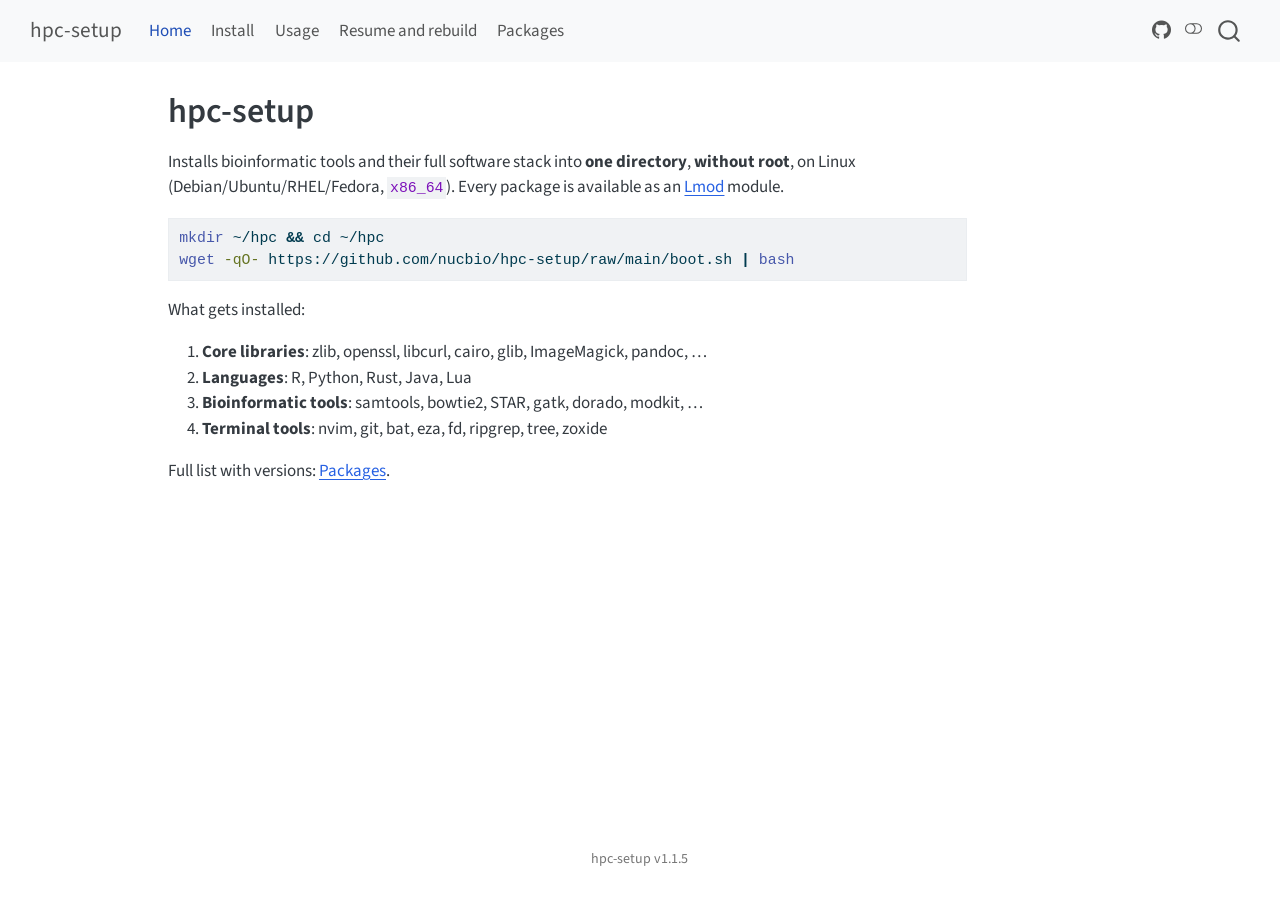
<file: docs/index.html>
<!DOCTYPE html>
<html xmlns="http://www.w3.org/1999/xhtml" lang="en" xml:lang="en"><head>

<meta charset="utf-8">
<meta name="generator" content="quarto-1.11.9">

<meta name="viewport" content="width=device-width, initial-scale=1.0, user-scalable=yes">


<title>hpc-setup</title>
<style>
/* Default styles provided by pandoc.
** See https://pandoc.org/MANUAL.html#variables-for-html for config info.
*/
span.smallcaps{font-variant: small-caps;}
div.columns{display: flex; gap: 1.5em;}
div.column{flex: auto;}
@media screen {
div.columns{gap: min(4vw, 1.5em);}
div.column{overflow-x: auto;}
}
div.hanging-indent{margin-left: 1.5em; text-indent: -1.5em;}
ul.task-list{list-style: none;}
ul.task-list li input[type="checkbox"] {
  width: 0.8em;
  margin: 0 0.8em 0.2em -1em; /* quarto-specific, see https://github.com/quarto-dev/quarto-cli/issues/4556 */ 
  vertical-align: middle;
}
/* CSS for syntax highlighting */
html { -webkit-text-size-adjust: 100%; }
pre > code.sourceCode { white-space: pre; position: relative; }
pre > code.sourceCode > span { display: inline-block; line-height: 1.25; }
pre > code.sourceCode > span:empty { height: 1.2em; }
.sourceCode { overflow: visible; }
code.sourceCode > span { color: inherit; text-decoration: inherit; }
div.sourceCode { margin: 1em 0; }
pre.sourceCode { margin: 0; }
@media screen {
div.sourceCode { overflow: auto; }
}
@media print {
pre > code.sourceCode { white-space: pre-wrap; }
pre > code.sourceCode > span { text-indent: -5em; padding-left: 5em; }
}
pre.numberSource code
  { counter-reset: source-line 0; }
pre.numberSource code > span
  { position: relative; left: -4em; counter-increment: source-line; }
pre.numberSource code > span > a:first-child::before
  { content: counter(source-line);
    position: relative; left: -1em; text-align: right; vertical-align: baseline;
    border: none; display: inline-block;
    -webkit-touch-callout: none; -webkit-user-select: none;
    -khtml-user-select: none; -moz-user-select: none;
    -ms-user-select: none; user-select: none;
    padding: 0 4px; width: 4em;
  }
pre.numberSource { margin-left: 3em;  padding-left: 4px; }
div.sourceCode
  {   }
@media screen {
pre > code.sourceCode > span > a:first-child::before { text-decoration: underline; }
}
</style>


<script src="site_libs/quarto-nav/quarto-nav.js"></script>
<script src="site_libs/quarto-nav/headroom.min.js"></script>
<script src="site_libs/clipboard/clipboard.min.js"></script>
<script src="site_libs/quarto-search/autocomplete.umd.js"></script>
<script src="site_libs/quarto-search/fuse.min.js"></script>
<script src="site_libs/quarto-search/quarto-search.js"></script>
<meta name="quarto:offset" content="./">
<script src="site_libs/quarto-html/quarto.js" type="module"></script>
<script src="site_libs/quarto-html/tabsets/tabsets.js" type="module"></script>
<script src="site_libs/quarto-html/scrollable-regions/scrollable-regions.js" type="module"></script>
<script src="site_libs/quarto-html/popper.min.js"></script>
<script src="site_libs/quarto-html/tippy.umd.min.js"></script>
<script src="site_libs/quarto-html/anchor.min.js"></script>
<link href="site_libs/quarto-html/tippy.css" rel="stylesheet">
<link href="site_libs/quarto-html/quarto-syntax-highlighting-63b5708e65d6cd79cd7618c58d0c21e7.css" rel="stylesheet" class="quarto-color-scheme" id="quarto-text-highlighting-styles">
<link href="site_libs/quarto-html/quarto-syntax-highlighting-dark-447e42e69aaa9833c0ba1b986f430b20.css" rel="stylesheet" class="quarto-color-scheme quarto-color-alternate" id="quarto-text-highlighting-styles">
<link href="site_libs/quarto-html/quarto-syntax-highlighting-63b5708e65d6cd79cd7618c58d0c21e7.css" rel="stylesheet" class="quarto-color-scheme-extra" id="quarto-text-highlighting-styles">
<script src="site_libs/bootstrap/bootstrap.min.js"></script>
<link href="site_libs/bootstrap/bootstrap-icons.css" rel="stylesheet">
<link href="site_libs/bootstrap/bootstrap-f87761579a3f214d50408f5528e50e03.min.css" rel="stylesheet" append-hash="true" class="quarto-color-scheme" id="quarto-bootstrap" data-mode="light">
<link href="site_libs/bootstrap/bootstrap-dark-d4f8df8461a8fe6db02e05c4711d7be5.min.css" rel="stylesheet" append-hash="true" class="quarto-color-scheme quarto-color-alternate" id="quarto-bootstrap" data-mode="dark">
<link href="site_libs/bootstrap/bootstrap-f87761579a3f214d50408f5528e50e03.min.css" rel="stylesheet" append-hash="true" class="quarto-color-scheme-extra" id="quarto-bootstrap" data-mode="light">
<script id="quarto-search-options" type="application/json">{
  "location": "navbar",
  "copy-button": false,
  "collapse-after": 3,
  "panel-placement": "end",
  "type": "overlay",
  "limit": 50,
  "keyboard-shortcut": [
    "f",
    "/",
    "s"
  ],
  "show-item-context": false,
  "language": {
    "search-no-results-text": "No results",
    "search-matching-documents-text": "matching documents",
    "search-copy-link-title": "Copy link to search",
    "search-hide-matches-text": "Hide additional matches",
    "search-more-match-text": "more match in this document",
    "search-more-matches-text": "more matches in this document",
    "search-clear-button-title": "Clear",
    "search-text-placeholder": "",
    "search-detached-cancel-button-title": "Cancel",
    "search-submit-button-title": "Submit",
    "search-label": "Search"
  }
}</script>


</head>

<body class="nav-fixed quarto-light"><a id="quarto-skip-link" class="visually-hidden-focusable" href="#quarto-document-content">Skip to main content</a><script id="quarto-html-before-body" type="application/javascript">
    const toggleBodyColorMode = (bsSheetEl) => {
      const mode = bsSheetEl.getAttribute("data-mode");
      const bodyEl = window.document.querySelector("body");
      if (mode === "dark") {
        bodyEl.classList.add("quarto-dark");
        bodyEl.classList.remove("quarto-light");
      } else {
        bodyEl.classList.add("quarto-light");
        bodyEl.classList.remove("quarto-dark");
      }
    }
    const toggleBodyColorPrimary = () => {
      const bsSheetEl = window.document.querySelector("link#quarto-bootstrap:not([rel=disabled-stylesheet])");
      if (bsSheetEl) {
        toggleBodyColorMode(bsSheetEl);
      }
    }
    const setColorSchemeToggle = (alternate) => {
      const toggles = window.document.querySelectorAll('.quarto-color-scheme-toggle');
      for (let i=0; i < toggles.length; i++) {
        const toggle = toggles[i];
        if (toggle) {
          toggle.setAttribute("aria-checked", alternate ? "true" : "false");
          if (alternate) {
            toggle.classList.add("alternate");
          } else {
            toggle.classList.remove("alternate");
          }
        }
      }
    };
    const toggleColorMode = (alternate) => {
      // Switch the stylesheets
      const primaryStylesheets = window.document.querySelectorAll('link.quarto-color-scheme:not(.quarto-color-alternate)');
      const alternateStylesheets = window.document.querySelectorAll('link.quarto-color-scheme.quarto-color-alternate');
      manageTransitions('#quarto-margin-sidebar .nav-link', false);
      if (alternate) {
        // note: dark is layered on light, we don't disable primary!
        enableStylesheet(alternateStylesheets);
        for (const sheetNode of alternateStylesheets) {
          if (sheetNode.id === "quarto-bootstrap") {
            toggleBodyColorMode(sheetNode);
          }
        }
      } else {
        disableStylesheet(alternateStylesheets);
        enableStylesheet(primaryStylesheets)
        toggleBodyColorPrimary();
      }
      manageTransitions('#quarto-margin-sidebar .nav-link', true);
      // Switch the toggles
      setColorSchemeToggle(alternate)
    }
    // Hack to workaround the fact that safari doesn't
    // properly recolor the scrollbar when toggling (#1455).
    // Not run on load: stylesheets are set before first paint there, and
    // scrolling would undo the scroll to a URL fragment (#14973).
    // The one pixel nudge keeps the reader where they were.
    const refreshSafariScrollbar = () => {
      if (navigator.userAgent.indexOf('Safari') > 0 && navigator.userAgent.indexOf('Chrome') == -1) {
        manageTransitions("body", false);
        const scrollY = window.scrollY;
        window.scrollTo(0, scrollY > 0 ? scrollY - 1 : 1);
        setTimeout(() => {
          window.scrollTo(0, scrollY);
          manageTransitions("body", true);
        }, 40);
      }
    }
    const disableStylesheet = (stylesheets) => {
      for (let i=0; i < stylesheets.length; i++) {
        const stylesheet = stylesheets[i];
        stylesheet.rel = 'disabled-stylesheet';
      }
    }
    const enableStylesheet = (stylesheets) => {
      for (let i=0; i < stylesheets.length; i++) {
        const stylesheet = stylesheets[i];
        if(stylesheet.rel !== 'stylesheet') { // for Chrome, which will still FOUC without this check
          stylesheet.rel = 'stylesheet';
        }
      }
    }
    const manageTransitions = (selector, allowTransitions) => {
      const els = window.document.querySelectorAll(selector);
      for (let i=0; i < els.length; i++) {
        const el = els[i];
        if (allowTransitions) {
          el.classList.remove('notransition');
        } else {
          el.classList.add('notransition');
        }
      }
    }
    const isFileUrl = () => {
      return window.location.protocol === 'file:';
    }
    const hasAlternateSentinel = () => {
      let styleSentinel = getColorSchemeSentinel();
      if (styleSentinel !== null) {
        return styleSentinel === "alternate";
      } else {
        return false;
      }
    }
    const setStyleSentinel = (alternate) => {
      const value = alternate ? "alternate" : "default";
      if (!isFileUrl()) {
        window.localStorage.setItem("quarto-color-scheme", value);
      } else {
        localAlternateSentinel = value;
      }
    }
    const getColorSchemeSentinel = () => {
      if (!isFileUrl()) {
        const storageValue = window.localStorage.getItem("quarto-color-scheme");
        return storageValue != null ? storageValue : localAlternateSentinel;
      } else {
        return localAlternateSentinel;
      }
    }
    const toggleGiscusIfUsed = (isAlternate, darkModeDefault) => {
      const baseTheme = document.querySelector('#giscus-base-theme')?.value ?? 'light';
      const alternateTheme = document.querySelector('#giscus-alt-theme')?.value ?? 'dark';
      let newTheme = '';
      if(authorPrefersDark) {
        newTheme = isAlternate ? baseTheme : alternateTheme;
      } else {
        newTheme = isAlternate ? alternateTheme : baseTheme;
      }
      const changeGiscusTheme = () => {
        // From: https://github.com/giscus/giscus/issues/336
        const sendMessage = (message) => {
          const iframe = document.querySelector('iframe.giscus-frame');
          if (!iframe) return;
          iframe.contentWindow.postMessage({ giscus: message }, 'https://giscus.app');
        }
        sendMessage({
          setConfig: {
            theme: newTheme
          }
        });
      }
      const isGiscussLoaded = window.document.querySelector('iframe.giscus-frame') !== null;
      if (isGiscussLoaded) {
        changeGiscusTheme();
      }
    };
    const authorPrefersDark = false;
    const darkModeDefault = authorPrefersDark;
      document.querySelector('link#quarto-text-highlighting-styles.quarto-color-scheme-extra').rel = 'disabled-stylesheet';
      document.querySelector('link#quarto-bootstrap.quarto-color-scheme-extra').rel = 'disabled-stylesheet';
    let localAlternateSentinel = darkModeDefault ? 'alternate' : 'default';
    // Dark / light mode switch
    window.quartoToggleColorScheme = () => {
      // Read the current dark / light value
      let toAlternate = !hasAlternateSentinel();
      toggleColorMode(toAlternate);
      refreshSafariScrollbar();
      setStyleSentinel(toAlternate);
      toggleGiscusIfUsed(toAlternate, darkModeDefault);
      window.dispatchEvent(new Event('resize'));
    };
    // Switch to dark mode if need be
    if (hasAlternateSentinel()) {
      toggleColorMode(true);
    } else {
      toggleColorMode(false);
    }
  </script>

<div id="quarto-search-results"></div>
  <header id="quarto-header" class="headroom fixed-top">
    <nav class="navbar navbar-expand-lg " data-bs-theme="dark" aria-label="Site">
      <div class="navbar-container container-fluid">
      <div class="navbar-brand-container mx-auto">
    <a class="navbar-brand" href="./index.html">
    <span class="navbar-title">hpc-setup</span>
    </a>
  </div>
          <button class="navbar-toggler" type="button" data-bs-toggle="collapse" data-bs-target="#navbarCollapse" aria-controls="navbarCollapse" aria-expanded="false" aria-label="Toggle navigation" onclick="if (window.quartoToggleHeadroom) { window.quartoToggleHeadroom(); }">
  <span class="navbar-toggler-icon"></span>
</button>
          <div class="collapse navbar-collapse" id="navbarCollapse">
            <ul class="navbar-nav navbar-nav-scroll me-auto">
  <li class="nav-item">
    <a class="nav-link active" href="./index.html" aria-current="page"> 
<span class="menu-text">Home</span></a>
  </li>  
  <li class="nav-item">
    <a class="nav-link" href="./install.html"> 
<span class="menu-text">Install</span></a>
  </li>  
  <li class="nav-item">
    <a class="nav-link" href="./usage.html"> 
<span class="menu-text">Usage</span></a>
  </li>  
  <li class="nav-item">
    <a class="nav-link" href="./resume.html"> 
<span class="menu-text">Resume and rebuild</span></a>
  </li>  
  <li class="nav-item">
    <a class="nav-link" href="./packages.html"> 
<span class="menu-text">Packages</span></a>
  </li>  
</ul>
            <ul class="navbar-nav navbar-nav-scroll ms-auto">
  <li class="nav-item compact">
    <a class="nav-link" href="https://github.com/nucbio/hpc-setup"> <i class="bi bi-github" role="img">
</i> 
<span class="menu-text"></span></a>
  </li>  
</ul>
          </div> <!-- /navcollapse -->
            <div class="quarto-navbar-tools">
  <button type="button" role="switch" aria-checked="false" class="quarto-color-scheme-toggle quarto-navigation-tool  px-1" onclick="window.quartoToggleColorScheme(); return false;" title="Toggle dark mode" aria-label="Toggle dark mode"><i class="bi"></i></button>
</div>
            <div id="quarto-search" class="" title="Search"></div>
      </div> <!-- /container-fluid -->
    </nav>
</header>
<!-- content -->
<div id="quarto-content" class="quarto-container page-columns page-rows-contents page-layout-article page-navbar">
<!-- sidebar -->
<!-- margin-sidebar -->
    <div id="quarto-margin-sidebar" class="sidebar margin-sidebar zindex-bottom">
        
    </div>
<!-- main -->
<main class="content" id="quarto-document-content" tabindex="-1">


<header id="title-block-header" class="quarto-title-block default">
<div class="quarto-title">
<h1 class="title">hpc-setup</h1>
</div>



<div class="quarto-title-meta">

    
  
    
  </div>
  


</header>


<p>Installs bioinformatic tools and their full software stack into <strong>one directory</strong>, <strong>without root</strong>, on Linux (Debian/Ubuntu/RHEL/Fedora, <code>x86_64</code>). Every package is available as an <a href="https://lmod.readthedocs.io">Lmod</a> module.</p>
<div class="code-copy-outer-scaffold"><div class="sourceCode" id="cb1"><pre class="sourceCode bash code-with-copy"><code class="sourceCode bash"><span id="cb1-1"><a href="#cb1-1" aria-hidden="true" tabindex="-1"></a><span class="fu">mkdir</span> ~/hpc <span class="kw">&amp;&amp;</span> <span class="bu">cd</span> ~/hpc</span>
<span id="cb1-2"><a href="#cb1-2" aria-hidden="true" tabindex="-1"></a><span class="fu">wget</span> <span class="at">-qO-</span> https://github.com/nucbio/hpc-setup/raw/main/boot.sh <span class="kw">|</span> <span class="fu">bash</span></span></code></pre></div><button title="Copy to Clipboard" class="code-copy-button"><i class="bi"></i></button></div>
<p>What gets installed:</p>
<ol type="1">
<li><strong>Core libraries</strong>: zlib, openssl, libcurl, cairo, glib, ImageMagick, pandoc, …</li>
<li><strong>Languages</strong>: R, Python, Rust, Java, Lua</li>
<li><strong>Bioinformatic tools</strong>: samtools, bowtie2, STAR, gatk, dorado, modkit, …</li>
<li><strong>Terminal tools</strong>: nvim, git, bat, eza, fd, ripgrep, tree, zoxide</li>
</ol>
<p>Full list with versions: <a href="./packages.html">Packages</a>.</p>



</main> <!-- /main -->
<script id="quarto-html-after-body" type="application/javascript">
  window.document.addEventListener("DOMContentLoaded", function (event) {
    // Ensure there is a toggle, if there isn't float one in the top right
    if (window.document.querySelector('.quarto-color-scheme-toggle') === null) {
      const toggle = window.document.createElement('button');
      toggle.type = "button";
      toggle.setAttribute("role", "switch");
      toggle.setAttribute("aria-checked", "false");
      toggle.classList.add('top-right');
      toggle.classList.add('quarto-color-scheme-toggle');
      toggle.setAttribute("aria-label", "Toggle dark mode");
      toggle.onclick = function() { try { window.quartoToggleColorScheme(); } catch {} return false; };
      const i = window.document.createElement("i");
      i.classList.add('bi');
      toggle.appendChild(i);
      // Put the toggle in a landmark of its own, so that landmark navigation
      // can reach it.
      //
      // The container is always a fresh direct child of body, and the toggle is
      // never moved into page furniture that the theme or the author controls.
      // The toggle is positioned against the page, so any ancestor that
      // establishes a containing block captures it: a positioned element or a
      // grid for position: absolute, and transform, filter, will-change or
      // contain for position: fixed. A direct child of body has none of these
      // to inherit, and the shift when one appears is silent and visual.
      //
      // ARIA says a document should have at most one banner, and axe reports a
      // duplicate whether or not the banners carry distinct labels. So use a
      // header when the page has no banner yet, and a named region otherwise.
      //
      // A header is a banner wherever it sits, unless it is inside sectioning
      // content, so this cannot just look at the children of body: a custom
      // page layout wraps the title block header in a plain div. An explicit
      // role="banner" always counts.
      const sectioning = 'article, aside, main, nav, section, [role="article"], [role="complementary"], [role="main"], [role="navigation"], [role="region"]';
      const hasBanner = Array.from(
        window.document.querySelectorAll('header:not([role]), [role="banner"]')
      ).some(function(el) {
        return el.hasAttribute("role") || el.closest(sectioning) === null;
      });
      const container = window.document.createElement(hasBanner ? "div" : "header");
      if (hasBanner) {
        container.setAttribute("role", "region");
        container.setAttribute("aria-label", "Toggle dark mode");
      }
      container.classList.add('quarto-color-scheme-toggle-container');
      container.appendChild(toggle);
      window.document.body.appendChild(container);
    }
    setColorSchemeToggle(hasAlternateSentinel())
    const icon = "";
    const anchorJS = new window.AnchorJS();
    anchorJS.options = {
      placement: 'right',
      icon: icon
    };
    anchorJS.add('.anchored');
    const isCodeAnnotation = (el) => {
      for (const clz of el.classList) {
        if (clz.startsWith('code-annotation-')) {                     
          return true;
        }
      }
      return false;
    }
    const onCopySuccess = function(e) {
      // button target
      const button = e.trigger;
      // don't keep focus
      button.blur();
      // flash "checked"
      button.classList.add('code-copy-button-checked');
      var currentTitle = button.getAttribute("title");
      button.setAttribute("title", "Copied!");
      let tooltip;
      if (window.bootstrap) {
        button.setAttribute("data-bs-toggle", "tooltip");
        button.setAttribute("data-bs-placement", "left");
        button.setAttribute("data-bs-title", "Copied!");
        tooltip = new bootstrap.Tooltip(button, 
          { trigger: "manual", 
            customClass: "code-copy-button-tooltip",
            offset: [0, -8]});
        tooltip.show();    
      }
      setTimeout(function() {
        if (tooltip) {
          tooltip.hide();
          button.removeAttribute("data-bs-title");
          button.removeAttribute("data-bs-toggle");
          button.removeAttribute("data-bs-placement");
        }
        button.setAttribute("title", currentTitle);
        button.classList.remove('code-copy-button-checked');
      }, 1000);
      // clear code selection
      e.clearSelection();
    }
    const getTextToCopy = function(trigger) {
      const outerScaffold = trigger.parentElement.cloneNode(true);
      const codeEl = outerScaffold.querySelector('code');
      for (const childEl of codeEl.children) {
        if (isCodeAnnotation(childEl)) {
          childEl.remove();
        }
      }
      return codeEl.innerText;
    }
    const clipboard = new window.ClipboardJS('.code-copy-button:not([data-in-quarto-modal])', {
      text: getTextToCopy
    });
    clipboard.on('success', onCopySuccess);
    if (window.document.getElementById('quarto-embedded-source-code-modal')) {
      const clipboardModal = new window.ClipboardJS('.code-copy-button[data-in-quarto-modal]', {
        text: getTextToCopy,
        container: window.document.getElementById('quarto-embedded-source-code-modal')
      });
      clipboardModal.on('success', onCopySuccess);
    }
      var localhostRegex = new RegExp(/^(?:http|https):\/\/localhost\:?[0-9]*\//);
      var mailtoRegex = new RegExp(/^mailto:/);
        var filterRegex = new RegExp('/' + window.location.host + '/');
      var isInternal = (href) => {
          return filterRegex.test(href) || localhostRegex.test(href) || mailtoRegex.test(href);
      }
      // Inspect non-navigation links and adorn them if external
      window.quartoDecorateExternalLinks = function (root) {
     var links = (root || window.document).querySelectorAll('a[href]:not(.nav-link):not(.navbar-brand):not(.toc-action):not(.sidebar-link):not(.sidebar-item-toggle):not(.pagination-link):not(.no-external):not([aria-hidden]):not(.dropdown-item):not(.quarto-navigation-tool):not(.about-link)');
      for (var i=0; i<links.length; i++) {
        const link = links[i];
        if (!isInternal(link.href)) {
          // undo the damage that might have been done by quarto-nav.js in the case of
          // links that we want to consider external
          if (link.dataset.originalHref !== undefined) {
            link.href = link.dataset.originalHref;
          }
          if (!link.classList.contains('no-external-icon')) {
          }
        }
      }
      };
      window.quartoDecorateExternalLinks(window.document);
    // Esc closes the popup (WCAG 1.4.13) and focus leaving both trigger and
    // popup closes it (WCAG 2.4.11); tippy handles neither for interactive popups.
    const hideOnEscAndFocusOut = {
      name: 'hideOnEscAndFocusOut',
      defaultValue: true,
      fn(instance) {
        const dismiss = () => {
          // A show scheduled by the trigger delay would otherwise reopen it
          instance.clearDelayTimeouts();
          instance.hide();
        };
        const onKeyDown = (event) => {
          if (event.key !== 'Escape') {
            return;
          }
          // Keep Esc from also reaching page handlers (e.g. reveal.js overview),
          // except an open reveal.js slide menu, which Esc should close too.
          // The menu handles keys only when its keyboard option is on.
          const menuHandlesEsc = window.Reveal?.getPlugin?.('menu')?.isOpen() &&
            window.Reveal.getConfig().menu?.keyboard !== false;
          if (!menuHandlesEsc) {
            event.stopPropagation();
          }
          if (instance.popper.contains(window.document.activeElement)) {
            // Disabled while refocusing so the focus trigger does not reopen it
            instance.disable();
            instance.reference.focus();
            instance.enable();
          }
          dismiss();
        };
        const onFocusOut = (event) => {
          const target = event.relatedTarget;
          if (target && !instance.reference.contains(target) &&
              !instance.popper.contains(target)) {
            dismiss();
          }
        };
        // On the trigger too: a click trigger (code-annotations: select) has no
        // blur handling. Attached for the instance's lifetime so leaving the
        // trigger also cancels a show still pending on the trigger delay.
        instance.reference.addEventListener('focusout', onFocusOut);
        return {
          onShow() {
            window.document.addEventListener('keydown', onKeyDown, true);
            instance.popper.addEventListener('focusout', onFocusOut);
          },
          onHide() {
            window.document.removeEventListener('keydown', onKeyDown, true);
            instance.popper.removeEventListener('focusout', onFocusOut);
          },
          onDestroy() {
            instance.reference.removeEventListener('focusout', onFocusOut);
          },
        };
      },
    };
    function tippyHover(el, contentFn, onTriggerFn, onUntriggerFn) {
      const config = {
        allowHTML: true,
        maxWidth: 500,
        delay: 100,
        arrow: false,
        appendTo: function(el) {
            return el.parentElement;
        },
        interactive: true,
        interactiveBorder: 10,
        theme: 'quarto',
        placement: 'bottom-start',
        plugins: [hideOnEscAndFocusOut],
      };
      if (contentFn) {
        config.content = contentFn;
      }
      if (onTriggerFn) {
        config.onTrigger = onTriggerFn;
      }
      if (onUntriggerFn) {
        config.onUntrigger = onUntriggerFn;
      }
      window.tippy(el, config); 
    }
    const noterefs = window.document.querySelectorAll('a[role="doc-noteref"]');
    for (var i=0; i<noterefs.length; i++) {
      const ref = noterefs[i];
      tippyHover(ref, function() {
        // use id or data attribute instead here
        let href = ref.getAttribute('data-footnote-href') || ref.getAttribute('href');
        try { href = new URL(href).hash; } catch {}
        const id = href.replace(/^#\/?/, "");
        const note = window.document.getElementById(id);
        if (note) {
          return note.innerHTML;
        } else {
          return "";
        }
      });
    }
    const xrefs = window.document.querySelectorAll('a.quarto-xref');
    const processXRef = (id, note) => {
      // Strip column container classes
      const stripColumnClz = (el) => {
        el.classList.remove("page-full", "page-columns");
        if (el.children) {
          for (const child of el.children) {
            stripColumnClz(child);
          }
        }
      }
      stripColumnClz(note)
      if (id === null || id.startsWith('sec-')) {
        // Special case sections, only their first couple elements
        const container = document.createElement("div");
        if (note.children && note.children.length > 2) {
          container.appendChild(note.children[0].cloneNode(true));
          for (let i = 1; i < note.children.length; i++) {
            const child = note.children[i];
            if (child.tagName === "P" && child.innerText === "") {
              continue;
            } else {
              container.appendChild(child.cloneNode(true));
              break;
            }
          }
          if (window.Quarto?.typesetMath) {
            window.Quarto.typesetMath(container);
          }
          return container.innerHTML
        } else {
          if (window.Quarto?.typesetMath) {
            window.Quarto.typesetMath(note);
          }
          return note.innerHTML;
        }
      } else {
        // Remove any anchor links if they are present
        const anchorLink = note.querySelector('a.anchorjs-link');
        if (anchorLink) {
          anchorLink.remove();
        }
        if (window.Quarto?.typesetMath) {
          window.Quarto.typesetMath(note);
        }
        if (note.classList.contains("callout")) {
          return note.outerHTML;
        } else {
          return note.innerHTML;
        }
      }
    }
    for (var i=0; i<xrefs.length; i++) {
      const xref = xrefs[i];
      tippyHover(xref, undefined, function(instance) {
        instance.disable();
        let url = xref.getAttribute('href');
        let hash = undefined; 
        if (url.startsWith('#')) {
          hash = url;
        } else {
          try { hash = new URL(url).hash; } catch {}
        }
        if (hash) {
          const id = hash.replace(/^#\/?/, "");
          const note = window.document.getElementById(id);
          if (note !== null) {
            try {
              const html = processXRef(id, note.cloneNode(true));
              instance.setContent(html);
            } finally {
              instance.enable();
              instance.show();
            }
          } else {
            // See if we can fetch this
            fetch(url.split('#')[0])
            .then(res => res.text())
            .then(html => {
              const parser = new DOMParser();
              const htmlDoc = parser.parseFromString(html, "text/html");
              const note = htmlDoc.getElementById(id);
              if (note !== null) {
                const html = processXRef(id, note);
                instance.setContent(html);
              } 
            }).finally(() => {
              instance.enable();
              instance.show();
            });
          }
        } else {
          // See if we can fetch a full url (with no hash to target)
          // This is a special case and we should probably do some content thinning / targeting
          fetch(url)
          .then(res => res.text())
          .then(html => {
            const parser = new DOMParser();
            const htmlDoc = parser.parseFromString(html, "text/html");
            const note = htmlDoc.querySelector('main.content');
            if (note !== null) {
              // This should only happen for chapter cross references
              // (since there is no id in the URL)
              // remove the first header
              if (note.children.length > 0 && note.children[0].tagName === "HEADER") {
                note.children[0].remove();
              }
              const html = processXRef(null, note);
              instance.setContent(html);
            } 
          }).finally(() => {
            instance.enable();
            instance.show();
          });
        }
      }, function(instance) {
      });
    }
        let selectedAnnoteEl;
        const selectorForAnnotation = ( cell, annotation) => {
          let cellAttr = 'data-code-cell="' + cell + '"';
          let lineAttr = 'data-code-annotation="' +  annotation + '"';
          const selector = 'span[' + cellAttr + '][' + lineAttr + ']';
          return selector;
        }
        const selectCodeLines = (annoteEl) => {
          const doc = window.document;
          const targetCell = annoteEl.getAttribute("data-target-cell");
          const targetAnnotation = annoteEl.getAttribute("data-target-annotation");
          const annoteSpan = window.document.querySelector(selectorForAnnotation(targetCell, targetAnnotation));
          const lines = annoteSpan.getAttribute("data-code-lines").split(",");
          const lineIds = lines.map((line) => {
            return targetCell + "-" + line;
          })
          // Each band is positioned against its own containing block, which is
          // not the offsetParent of the lines, so place it from client rects.
          const placeBand = (band, firstEl, lastEl, codeBlock) => {
            const container = band.offsetParent;
            if (container === null) {
              return;
            }
            const containerRect = container.getBoundingClientRect();
            // Reveal.js scales slides with a transform, so convert client
            // pixels back to the CSS pixels of the container.
            const scale = containerRect.height / container.offsetHeight || 1;
            const firstRect = firstEl.getBoundingClientRect();
            const lastRect = lastEl.getBoundingClientRect();
            const top = (firstRect.top - containerRect.top) / scale - container.clientTop + container.scrollTop;
            const height = (lastRect.bottom - firstRect.top) / scale;
            band.style.top = top - 2 + "px";
            band.style.height = height + 4 + "px";
            if (codeBlock) {
              // Without the copy button wrapper, the containing block is wider
              // than the code block, so span the code block explicitly.
              const blockRect = codeBlock.getBoundingClientRect();
              band.style.left = (blockRect.left - containerRect.left) / scale - container.clientLeft + container.scrollLeft + "px";
              band.style.width = blockRect.width / scale + "px";
            }
          };
          if (lineIds.length > 0) {
            const el = window.document.getElementById(lineIds[0]);
            const lastEl = window.document.getElementById(lineIds[lineIds.length - 1]);
            const parent = el.parentElement.parentElement;
            // cook up a div (if necessary) and position it
            let div = window.document.getElementById("code-annotation-line-highlight");
            if (div === null) {
              div = window.document.createElement("div");
              div.setAttribute("id", "code-annotation-line-highlight");
              div.style.position = 'absolute';
              parent.appendChild(div);
            }
            placeBand(div, el, lastEl, parent.closest("div.sourceCode") || parent);
            let gutterDiv = window.document.getElementById("code-annotation-line-highlight-gutter");
            if (gutterDiv === null) {
              gutterDiv = window.document.createElement("div");
              gutterDiv.setAttribute("id", "code-annotation-line-highlight-gutter");
              gutterDiv.style.position = 'absolute';
              const codeCell = window.document.getElementById(targetCell);
              const gutter = codeCell.querySelector('.code-annotation-gutter');
              gutter.appendChild(gutterDiv);
            }
            placeBand(gutterDiv, el, lastEl);
            selectedAnnoteEl = annoteEl;
          }
        };
        const unselectCodeLines = () => {
          const elementsIds = ["code-annotation-line-highlight", "code-annotation-line-highlight-gutter"];
          elementsIds.forEach((elId) => {
            const div = window.document.getElementById(elId);
            if (div) {
              div.remove();
            }
          });
          selectedAnnoteEl = undefined;
        };
          // Handle positioning of the toggle
      window.addEventListener(
        "resize",
        throttle(() => {
          elRect = undefined;
          if (selectedAnnoteEl) {
            selectCodeLines(selectedAnnoteEl);
          }
        }, 10)
      );
      function throttle(fn, ms) {
      let throttle = false;
      let timer;
        return (...args) => {
          if(!throttle) { // first call gets through
              fn.apply(this, args);
              throttle = true;
          } else { // all the others get throttled
              if(timer) clearTimeout(timer); // cancel #2
              timer = setTimeout(() => {
                fn.apply(this, args);
                timer = throttle = false;
              }, ms);
          }
        };
      }
        // Attach click handler to the DT
        const annoteDls = window.document.querySelectorAll('dt[data-target-cell]');
        for (const annoteDlNode of annoteDls) {
          annoteDlNode.addEventListener('click', (event) => {
            const clickedEl = event.target;
            if (clickedEl !== selectedAnnoteEl) {
              unselectCodeLines();
              const activeEl = window.document.querySelector('dt[data-target-cell].code-annotation-active');
              if (activeEl) {
                activeEl.classList.remove('code-annotation-active');
              }
              selectCodeLines(clickedEl);
              clickedEl.classList.add('code-annotation-active');
            } else {
              // Unselect the line
              unselectCodeLines();
              clickedEl.classList.remove('code-annotation-active');
            }
          });
        }
    const findCites = (el) => {
      const parentEl = el.parentElement;
      if (parentEl) {
        const cites = parentEl.dataset.cites;
        if (cites) {
          return {
            el,
            cites: cites.split(' ')
          };
        } else {
          return findCites(el.parentElement)
        }
      } else {
        return undefined;
      }
    };
    var bibliorefs = window.document.querySelectorAll('a[role="doc-biblioref"]');
    for (var i=0; i<bibliorefs.length; i++) {
      const ref = bibliorefs[i];
      const citeInfo = findCites(ref);
      if (citeInfo) {
        tippyHover(citeInfo.el, function() {
          var popup = window.document.createElement('div');
          citeInfo.cites.forEach(function(cite) {
            var citeDiv = window.document.createElement('div');
            citeDiv.classList.add('hanging-indent');
            citeDiv.classList.add('csl-entry');
            var biblioDiv = window.document.getElementById('ref-' + cite);
            if (biblioDiv) {
              citeDiv.innerHTML = biblioDiv.innerHTML;
            }
            popup.appendChild(citeDiv);
          });
          return popup.innerHTML;
        });
      }
    }
  });
  </script>
  <script type="application/javascript">
  window.quartoScrollableRegionsLabels = {"code":"Scrollable code","output":"Scrollable output"};
  </script>
</div> <!-- /content -->
<footer class="footer">
  <div class="nav-footer">
    <div class="nav-footer-left">
      &nbsp;
    </div>   
    <div class="nav-footer-center">
<p>hpc-setup v1.1.5</p>
</div>
    <div class="nav-footer-right">
      &nbsp;
    </div>
  </div>
</footer>




</body></html>
</file>
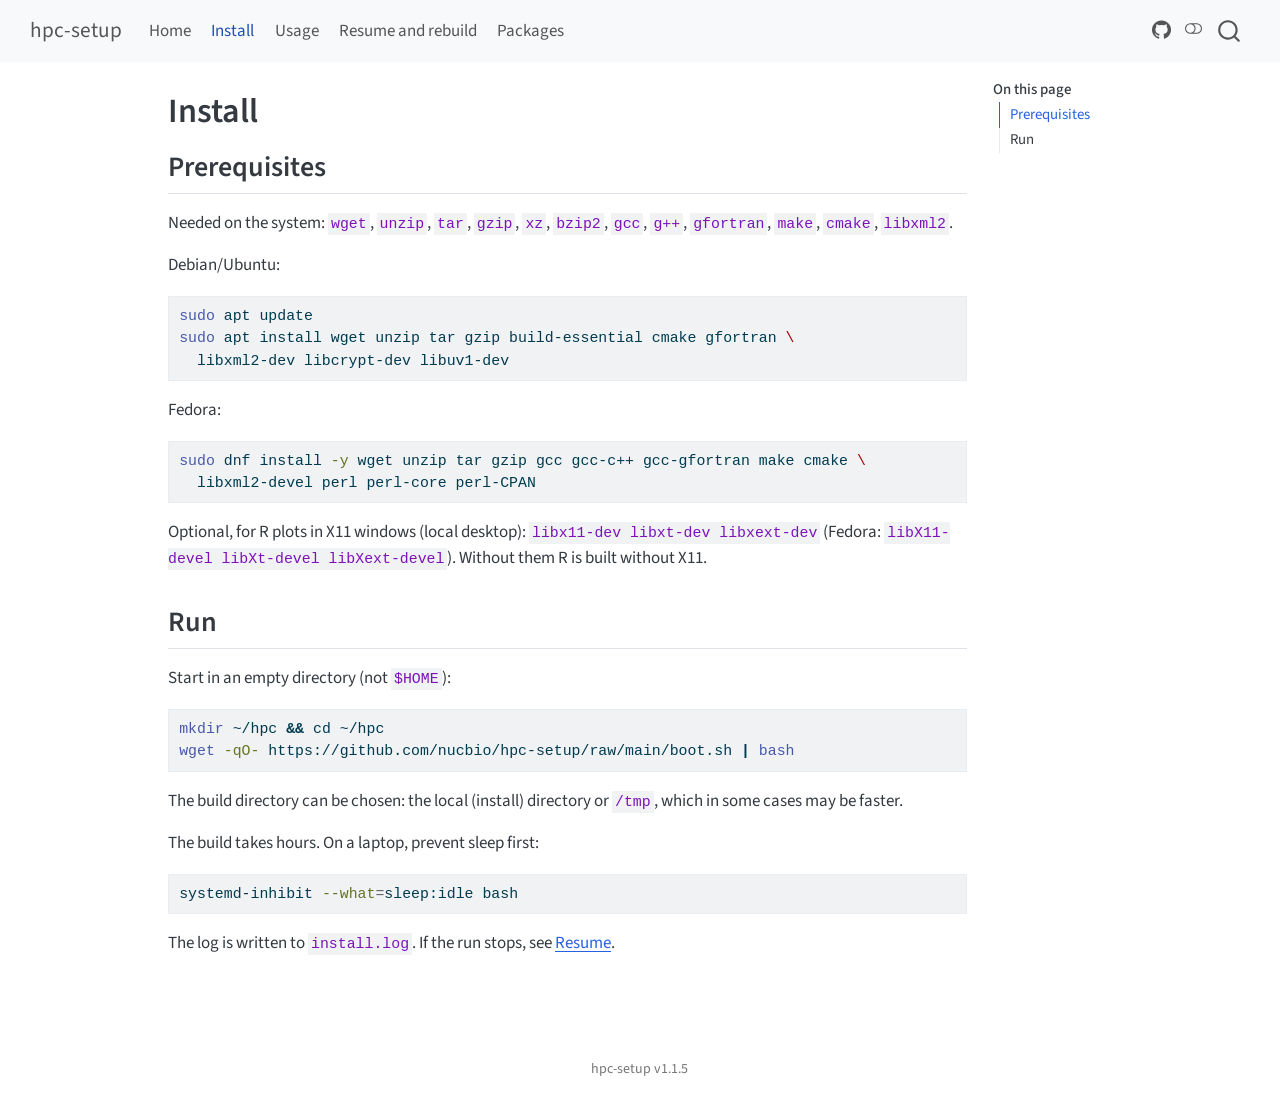
<file: docs/install.html>
<!DOCTYPE html>
<html xmlns="http://www.w3.org/1999/xhtml" lang="en" xml:lang="en"><head>

<meta charset="utf-8">
<meta name="generator" content="quarto-1.11.9">

<meta name="viewport" content="width=device-width, initial-scale=1.0, user-scalable=yes">


<title>Install – hpc-setup</title>
<style>
/* Default styles provided by pandoc.
** See https://pandoc.org/MANUAL.html#variables-for-html for config info.
*/
span.smallcaps{font-variant: small-caps;}
div.columns{display: flex; gap: 1.5em;}
div.column{flex: auto;}
@media screen {
div.columns{gap: min(4vw, 1.5em);}
div.column{overflow-x: auto;}
}
div.hanging-indent{margin-left: 1.5em; text-indent: -1.5em;}
ul.task-list{list-style: none;}
ul.task-list li input[type="checkbox"] {
  width: 0.8em;
  margin: 0 0.8em 0.2em -1em; /* quarto-specific, see https://github.com/quarto-dev/quarto-cli/issues/4556 */ 
  vertical-align: middle;
}
/* CSS for syntax highlighting */
html { -webkit-text-size-adjust: 100%; }
pre > code.sourceCode { white-space: pre; position: relative; }
pre > code.sourceCode > span { display: inline-block; line-height: 1.25; }
pre > code.sourceCode > span:empty { height: 1.2em; }
.sourceCode { overflow: visible; }
code.sourceCode > span { color: inherit; text-decoration: inherit; }
div.sourceCode { margin: 1em 0; }
pre.sourceCode { margin: 0; }
@media screen {
div.sourceCode { overflow: auto; }
}
@media print {
pre > code.sourceCode { white-space: pre-wrap; }
pre > code.sourceCode > span { text-indent: -5em; padding-left: 5em; }
}
pre.numberSource code
  { counter-reset: source-line 0; }
pre.numberSource code > span
  { position: relative; left: -4em; counter-increment: source-line; }
pre.numberSource code > span > a:first-child::before
  { content: counter(source-line);
    position: relative; left: -1em; text-align: right; vertical-align: baseline;
    border: none; display: inline-block;
    -webkit-touch-callout: none; -webkit-user-select: none;
    -khtml-user-select: none; -moz-user-select: none;
    -ms-user-select: none; user-select: none;
    padding: 0 4px; width: 4em;
  }
pre.numberSource { margin-left: 3em;  padding-left: 4px; }
div.sourceCode
  {   }
@media screen {
pre > code.sourceCode > span > a:first-child::before { text-decoration: underline; }
}
</style>


<script src="site_libs/quarto-nav/quarto-nav.js"></script>
<script src="site_libs/quarto-nav/headroom.min.js"></script>
<script src="site_libs/clipboard/clipboard.min.js"></script>
<script src="site_libs/quarto-search/autocomplete.umd.js"></script>
<script src="site_libs/quarto-search/fuse.min.js"></script>
<script src="site_libs/quarto-search/quarto-search.js"></script>
<meta name="quarto:offset" content="./">
<script src="site_libs/quarto-html/quarto.js" type="module"></script>
<script src="site_libs/quarto-html/tabsets/tabsets.js" type="module"></script>
<script src="site_libs/quarto-html/scrollable-regions/scrollable-regions.js" type="module"></script>
<script src="site_libs/quarto-html/popper.min.js"></script>
<script src="site_libs/quarto-html/tippy.umd.min.js"></script>
<script src="site_libs/quarto-html/anchor.min.js"></script>
<link href="site_libs/quarto-html/tippy.css" rel="stylesheet">
<link href="site_libs/quarto-html/quarto-syntax-highlighting-63b5708e65d6cd79cd7618c58d0c21e7.css" rel="stylesheet" class="quarto-color-scheme" id="quarto-text-highlighting-styles">
<link href="site_libs/quarto-html/quarto-syntax-highlighting-dark-447e42e69aaa9833c0ba1b986f430b20.css" rel="stylesheet" class="quarto-color-scheme quarto-color-alternate" id="quarto-text-highlighting-styles">
<link href="site_libs/quarto-html/quarto-syntax-highlighting-63b5708e65d6cd79cd7618c58d0c21e7.css" rel="stylesheet" class="quarto-color-scheme-extra" id="quarto-text-highlighting-styles">
<script src="site_libs/bootstrap/bootstrap.min.js"></script>
<link href="site_libs/bootstrap/bootstrap-icons.css" rel="stylesheet">
<link href="site_libs/bootstrap/bootstrap-f87761579a3f214d50408f5528e50e03.min.css" rel="stylesheet" append-hash="true" class="quarto-color-scheme" id="quarto-bootstrap" data-mode="light">
<link href="site_libs/bootstrap/bootstrap-dark-d4f8df8461a8fe6db02e05c4711d7be5.min.css" rel="stylesheet" append-hash="true" class="quarto-color-scheme quarto-color-alternate" id="quarto-bootstrap" data-mode="dark">
<link href="site_libs/bootstrap/bootstrap-f87761579a3f214d50408f5528e50e03.min.css" rel="stylesheet" append-hash="true" class="quarto-color-scheme-extra" id="quarto-bootstrap" data-mode="light">
<script id="quarto-search-options" type="application/json">{
  "location": "navbar",
  "copy-button": false,
  "collapse-after": 3,
  "panel-placement": "end",
  "type": "overlay",
  "limit": 50,
  "keyboard-shortcut": [
    "f",
    "/",
    "s"
  ],
  "show-item-context": false,
  "language": {
    "search-no-results-text": "No results",
    "search-matching-documents-text": "matching documents",
    "search-copy-link-title": "Copy link to search",
    "search-hide-matches-text": "Hide additional matches",
    "search-more-match-text": "more match in this document",
    "search-more-matches-text": "more matches in this document",
    "search-clear-button-title": "Clear",
    "search-text-placeholder": "",
    "search-detached-cancel-button-title": "Cancel",
    "search-submit-button-title": "Submit",
    "search-label": "Search"
  }
}</script>


</head>

<body class="nav-fixed quarto-light"><a id="quarto-skip-link" class="visually-hidden-focusable" href="#quarto-document-content">Skip to main content</a><script id="quarto-html-before-body" type="application/javascript">
    const toggleBodyColorMode = (bsSheetEl) => {
      const mode = bsSheetEl.getAttribute("data-mode");
      const bodyEl = window.document.querySelector("body");
      if (mode === "dark") {
        bodyEl.classList.add("quarto-dark");
        bodyEl.classList.remove("quarto-light");
      } else {
        bodyEl.classList.add("quarto-light");
        bodyEl.classList.remove("quarto-dark");
      }
    }
    const toggleBodyColorPrimary = () => {
      const bsSheetEl = window.document.querySelector("link#quarto-bootstrap:not([rel=disabled-stylesheet])");
      if (bsSheetEl) {
        toggleBodyColorMode(bsSheetEl);
      }
    }
    const setColorSchemeToggle = (alternate) => {
      const toggles = window.document.querySelectorAll('.quarto-color-scheme-toggle');
      for (let i=0; i < toggles.length; i++) {
        const toggle = toggles[i];
        if (toggle) {
          toggle.setAttribute("aria-checked", alternate ? "true" : "false");
          if (alternate) {
            toggle.classList.add("alternate");
          } else {
            toggle.classList.remove("alternate");
          }
        }
      }
    };
    const toggleColorMode = (alternate) => {
      // Switch the stylesheets
      const primaryStylesheets = window.document.querySelectorAll('link.quarto-color-scheme:not(.quarto-color-alternate)');
      const alternateStylesheets = window.document.querySelectorAll('link.quarto-color-scheme.quarto-color-alternate');
      manageTransitions('#quarto-margin-sidebar .nav-link', false);
      if (alternate) {
        // note: dark is layered on light, we don't disable primary!
        enableStylesheet(alternateStylesheets);
        for (const sheetNode of alternateStylesheets) {
          if (sheetNode.id === "quarto-bootstrap") {
            toggleBodyColorMode(sheetNode);
          }
        }
      } else {
        disableStylesheet(alternateStylesheets);
        enableStylesheet(primaryStylesheets)
        toggleBodyColorPrimary();
      }
      manageTransitions('#quarto-margin-sidebar .nav-link', true);
      // Switch the toggles
      setColorSchemeToggle(alternate)
    }
    // Hack to workaround the fact that safari doesn't
    // properly recolor the scrollbar when toggling (#1455).
    // Not run on load: stylesheets are set before first paint there, and
    // scrolling would undo the scroll to a URL fragment (#14973).
    // The one pixel nudge keeps the reader where they were.
    const refreshSafariScrollbar = () => {
      if (navigator.userAgent.indexOf('Safari') > 0 && navigator.userAgent.indexOf('Chrome') == -1) {
        manageTransitions("body", false);
        const scrollY = window.scrollY;
        window.scrollTo(0, scrollY > 0 ? scrollY - 1 : 1);
        setTimeout(() => {
          window.scrollTo(0, scrollY);
          manageTransitions("body", true);
        }, 40);
      }
    }
    const disableStylesheet = (stylesheets) => {
      for (let i=0; i < stylesheets.length; i++) {
        const stylesheet = stylesheets[i];
        stylesheet.rel = 'disabled-stylesheet';
      }
    }
    const enableStylesheet = (stylesheets) => {
      for (let i=0; i < stylesheets.length; i++) {
        const stylesheet = stylesheets[i];
        if(stylesheet.rel !== 'stylesheet') { // for Chrome, which will still FOUC without this check
          stylesheet.rel = 'stylesheet';
        }
      }
    }
    const manageTransitions = (selector, allowTransitions) => {
      const els = window.document.querySelectorAll(selector);
      for (let i=0; i < els.length; i++) {
        const el = els[i];
        if (allowTransitions) {
          el.classList.remove('notransition');
        } else {
          el.classList.add('notransition');
        }
      }
    }
    const isFileUrl = () => {
      return window.location.protocol === 'file:';
    }
    const hasAlternateSentinel = () => {
      let styleSentinel = getColorSchemeSentinel();
      if (styleSentinel !== null) {
        return styleSentinel === "alternate";
      } else {
        return false;
      }
    }
    const setStyleSentinel = (alternate) => {
      const value = alternate ? "alternate" : "default";
      if (!isFileUrl()) {
        window.localStorage.setItem("quarto-color-scheme", value);
      } else {
        localAlternateSentinel = value;
      }
    }
    const getColorSchemeSentinel = () => {
      if (!isFileUrl()) {
        const storageValue = window.localStorage.getItem("quarto-color-scheme");
        return storageValue != null ? storageValue : localAlternateSentinel;
      } else {
        return localAlternateSentinel;
      }
    }
    const toggleGiscusIfUsed = (isAlternate, darkModeDefault) => {
      const baseTheme = document.querySelector('#giscus-base-theme')?.value ?? 'light';
      const alternateTheme = document.querySelector('#giscus-alt-theme')?.value ?? 'dark';
      let newTheme = '';
      if(authorPrefersDark) {
        newTheme = isAlternate ? baseTheme : alternateTheme;
      } else {
        newTheme = isAlternate ? alternateTheme : baseTheme;
      }
      const changeGiscusTheme = () => {
        // From: https://github.com/giscus/giscus/issues/336
        const sendMessage = (message) => {
          const iframe = document.querySelector('iframe.giscus-frame');
          if (!iframe) return;
          iframe.contentWindow.postMessage({ giscus: message }, 'https://giscus.app');
        }
        sendMessage({
          setConfig: {
            theme: newTheme
          }
        });
      }
      const isGiscussLoaded = window.document.querySelector('iframe.giscus-frame') !== null;
      if (isGiscussLoaded) {
        changeGiscusTheme();
      }
    };
    const authorPrefersDark = false;
    const darkModeDefault = authorPrefersDark;
      document.querySelector('link#quarto-text-highlighting-styles.quarto-color-scheme-extra').rel = 'disabled-stylesheet';
      document.querySelector('link#quarto-bootstrap.quarto-color-scheme-extra').rel = 'disabled-stylesheet';
    let localAlternateSentinel = darkModeDefault ? 'alternate' : 'default';
    // Dark / light mode switch
    window.quartoToggleColorScheme = () => {
      // Read the current dark / light value
      let toAlternate = !hasAlternateSentinel();
      toggleColorMode(toAlternate);
      refreshSafariScrollbar();
      setStyleSentinel(toAlternate);
      toggleGiscusIfUsed(toAlternate, darkModeDefault);
      window.dispatchEvent(new Event('resize'));
    };
    // Switch to dark mode if need be
    if (hasAlternateSentinel()) {
      toggleColorMode(true);
    } else {
      toggleColorMode(false);
    }
  </script>

<div id="quarto-search-results"></div>
  <header id="quarto-header" class="headroom fixed-top">
    <nav class="navbar navbar-expand-lg " data-bs-theme="dark" aria-label="Site">
      <div class="navbar-container container-fluid">
      <div class="navbar-brand-container mx-auto">
    <a class="navbar-brand" href="./index.html">
    <span class="navbar-title">hpc-setup</span>
    </a>
  </div>
          <button class="navbar-toggler" type="button" data-bs-toggle="collapse" data-bs-target="#navbarCollapse" aria-controls="navbarCollapse" aria-expanded="false" aria-label="Toggle navigation" onclick="if (window.quartoToggleHeadroom) { window.quartoToggleHeadroom(); }">
  <span class="navbar-toggler-icon"></span>
</button>
          <div class="collapse navbar-collapse" id="navbarCollapse">
            <ul class="navbar-nav navbar-nav-scroll me-auto">
  <li class="nav-item">
    <a class="nav-link" href="./index.html"> 
<span class="menu-text">Home</span></a>
  </li>  
  <li class="nav-item">
    <a class="nav-link active" href="./install.html" aria-current="page"> 
<span class="menu-text">Install</span></a>
  </li>  
  <li class="nav-item">
    <a class="nav-link" href="./usage.html"> 
<span class="menu-text">Usage</span></a>
  </li>  
  <li class="nav-item">
    <a class="nav-link" href="./resume.html"> 
<span class="menu-text">Resume and rebuild</span></a>
  </li>  
  <li class="nav-item">
    <a class="nav-link" href="./packages.html"> 
<span class="menu-text">Packages</span></a>
  </li>  
</ul>
            <ul class="navbar-nav navbar-nav-scroll ms-auto">
  <li class="nav-item compact">
    <a class="nav-link" href="https://github.com/nucbio/hpc-setup"> <i class="bi bi-github" role="img">
</i> 
<span class="menu-text"></span></a>
  </li>  
</ul>
          </div> <!-- /navcollapse -->
            <div class="quarto-navbar-tools">
  <button type="button" role="switch" aria-checked="false" class="quarto-color-scheme-toggle quarto-navigation-tool  px-1" onclick="window.quartoToggleColorScheme(); return false;" title="Toggle dark mode" aria-label="Toggle dark mode"><i class="bi"></i></button>
</div>
            <div id="quarto-search" class="" title="Search"></div>
      </div> <!-- /container-fluid -->
    </nav>
</header>
<!-- content -->
<div id="quarto-content" class="quarto-container page-columns page-rows-contents page-layout-article page-navbar">
<!-- sidebar -->
<!-- margin-sidebar -->
    <div id="quarto-margin-sidebar" class="sidebar margin-sidebar">
        <nav id="TOC" role="doc-toc" aria-labelledby="toc-title" class="toc-active">
    <h2 id="toc-title">On this page</h2>
   
  <ul>
  <li><a href="#prerequisites" id="toc-prerequisites" class="nav-link active" data-scroll-target="#prerequisites">Prerequisites</a></li>
  <li><a href="#run" id="toc-run" class="nav-link" data-scroll-target="#run">Run</a></li>
  </ul>
</nav>
    </div>
<!-- main -->
<main class="content" id="quarto-document-content" tabindex="-1">


<header id="title-block-header" class="quarto-title-block default">
<div class="quarto-title">
<h1 class="title">Install</h1>
</div>



<div class="quarto-title-meta">

    
  
    
  </div>
  


</header>


<section id="prerequisites" class="level2">
<h2 class="anchored" data-anchor-id="prerequisites">Prerequisites</h2>
<p>Needed on the system: <code>wget</code>, <code>unzip</code>, <code>tar</code>, <code>gzip</code>, <code>xz</code>, <code>bzip2</code>, <code>gcc</code>, <code>g++</code>, <code>gfortran</code>, <code>make</code>, <code>cmake</code>, <code>libxml2</code>.</p>
<p>Debian/Ubuntu:</p>
<div class="code-copy-outer-scaffold"><div class="sourceCode" id="cb1"><pre class="sourceCode bash code-with-copy"><code class="sourceCode bash"><span id="cb1-1"><a href="#cb1-1" aria-hidden="true" tabindex="-1"></a><span class="fu">sudo</span> apt update</span>
<span id="cb1-2"><a href="#cb1-2" aria-hidden="true" tabindex="-1"></a><span class="fu">sudo</span> apt install wget unzip tar gzip build-essential cmake gfortran <span class="dt">\</span></span>
<span id="cb1-3"><a href="#cb1-3" aria-hidden="true" tabindex="-1"></a>  libxml2-dev libcrypt-dev libuv1-dev</span></code></pre></div><button title="Copy to Clipboard" class="code-copy-button"><i class="bi"></i></button></div>
<p>Fedora:</p>
<div class="code-copy-outer-scaffold"><div class="sourceCode" id="cb2"><pre class="sourceCode bash code-with-copy"><code class="sourceCode bash"><span id="cb2-1"><a href="#cb2-1" aria-hidden="true" tabindex="-1"></a><span class="fu">sudo</span> dnf install <span class="at">-y</span> wget unzip tar gzip gcc gcc-c++ gcc-gfortran make cmake <span class="dt">\</span></span>
<span id="cb2-2"><a href="#cb2-2" aria-hidden="true" tabindex="-1"></a>  libxml2-devel perl perl-core perl-CPAN</span></code></pre></div><button title="Copy to Clipboard" class="code-copy-button"><i class="bi"></i></button></div>
<p>Optional, for R plots in X11 windows (local desktop): <code>libx11-dev libxt-dev libxext-dev</code> (Fedora: <code>libX11-devel libXt-devel libXext-devel</code>). Without them R is built without X11.</p>
</section>
<section id="run" class="level2">
<h2 class="anchored" data-anchor-id="run">Run</h2>
<p>Start in an empty directory (not <code>$HOME</code>):</p>
<div class="code-copy-outer-scaffold"><div class="sourceCode" id="cb3"><pre class="sourceCode bash code-with-copy"><code class="sourceCode bash"><span id="cb3-1"><a href="#cb3-1" aria-hidden="true" tabindex="-1"></a><span class="fu">mkdir</span> ~/hpc <span class="kw">&amp;&amp;</span> <span class="bu">cd</span> ~/hpc</span>
<span id="cb3-2"><a href="#cb3-2" aria-hidden="true" tabindex="-1"></a><span class="fu">wget</span> <span class="at">-qO-</span> https://github.com/nucbio/hpc-setup/raw/main/boot.sh <span class="kw">|</span> <span class="fu">bash</span></span></code></pre></div><button title="Copy to Clipboard" class="code-copy-button"><i class="bi"></i></button></div>
<p>The build directory can be chosen: the local (install) directory or <code>/tmp</code>, which in some cases may be faster.</p>
<p>The build takes hours. On a laptop, prevent sleep first:</p>
<div class="code-copy-outer-scaffold"><div class="sourceCode" id="cb4"><pre class="sourceCode bash code-with-copy"><code class="sourceCode bash"><span id="cb4-1"><a href="#cb4-1" aria-hidden="true" tabindex="-1"></a><span class="ex">systemd-inhibit</span> <span class="at">--what</span><span class="op">=</span>sleep:idle bash</span></code></pre></div><button title="Copy to Clipboard" class="code-copy-button"><i class="bi"></i></button></div>
<p>The log is written to <code>install.log</code>. If the run stops, see <a href="./resume.html">Resume</a>.</p>


</section>

</main> <!-- /main -->
<script id="quarto-html-after-body" type="application/javascript">
  window.document.addEventListener("DOMContentLoaded", function (event) {
    // Ensure there is a toggle, if there isn't float one in the top right
    if (window.document.querySelector('.quarto-color-scheme-toggle') === null) {
      const toggle = window.document.createElement('button');
      toggle.type = "button";
      toggle.setAttribute("role", "switch");
      toggle.setAttribute("aria-checked", "false");
      toggle.classList.add('top-right');
      toggle.classList.add('quarto-color-scheme-toggle');
      toggle.setAttribute("aria-label", "Toggle dark mode");
      toggle.onclick = function() { try { window.quartoToggleColorScheme(); } catch {} return false; };
      const i = window.document.createElement("i");
      i.classList.add('bi');
      toggle.appendChild(i);
      // Put the toggle in a landmark of its own, so that landmark navigation
      // can reach it.
      //
      // The container is always a fresh direct child of body, and the toggle is
      // never moved into page furniture that the theme or the author controls.
      // The toggle is positioned against the page, so any ancestor that
      // establishes a containing block captures it: a positioned element or a
      // grid for position: absolute, and transform, filter, will-change or
      // contain for position: fixed. A direct child of body has none of these
      // to inherit, and the shift when one appears is silent and visual.
      //
      // ARIA says a document should have at most one banner, and axe reports a
      // duplicate whether or not the banners carry distinct labels. So use a
      // header when the page has no banner yet, and a named region otherwise.
      //
      // A header is a banner wherever it sits, unless it is inside sectioning
      // content, so this cannot just look at the children of body: a custom
      // page layout wraps the title block header in a plain div. An explicit
      // role="banner" always counts.
      const sectioning = 'article, aside, main, nav, section, [role="article"], [role="complementary"], [role="main"], [role="navigation"], [role="region"]';
      const hasBanner = Array.from(
        window.document.querySelectorAll('header:not([role]), [role="banner"]')
      ).some(function(el) {
        return el.hasAttribute("role") || el.closest(sectioning) === null;
      });
      const container = window.document.createElement(hasBanner ? "div" : "header");
      if (hasBanner) {
        container.setAttribute("role", "region");
        container.setAttribute("aria-label", "Toggle dark mode");
      }
      container.classList.add('quarto-color-scheme-toggle-container');
      container.appendChild(toggle);
      window.document.body.appendChild(container);
    }
    setColorSchemeToggle(hasAlternateSentinel())
    const icon = "";
    const anchorJS = new window.AnchorJS();
    anchorJS.options = {
      placement: 'right',
      icon: icon
    };
    anchorJS.add('.anchored');
    const isCodeAnnotation = (el) => {
      for (const clz of el.classList) {
        if (clz.startsWith('code-annotation-')) {                     
          return true;
        }
      }
      return false;
    }
    const onCopySuccess = function(e) {
      // button target
      const button = e.trigger;
      // don't keep focus
      button.blur();
      // flash "checked"
      button.classList.add('code-copy-button-checked');
      var currentTitle = button.getAttribute("title");
      button.setAttribute("title", "Copied!");
      let tooltip;
      if (window.bootstrap) {
        button.setAttribute("data-bs-toggle", "tooltip");
        button.setAttribute("data-bs-placement", "left");
        button.setAttribute("data-bs-title", "Copied!");
        tooltip = new bootstrap.Tooltip(button, 
          { trigger: "manual", 
            customClass: "code-copy-button-tooltip",
            offset: [0, -8]});
        tooltip.show();    
      }
      setTimeout(function() {
        if (tooltip) {
          tooltip.hide();
          button.removeAttribute("data-bs-title");
          button.removeAttribute("data-bs-toggle");
          button.removeAttribute("data-bs-placement");
        }
        button.setAttribute("title", currentTitle);
        button.classList.remove('code-copy-button-checked');
      }, 1000);
      // clear code selection
      e.clearSelection();
    }
    const getTextToCopy = function(trigger) {
      const outerScaffold = trigger.parentElement.cloneNode(true);
      const codeEl = outerScaffold.querySelector('code');
      for (const childEl of codeEl.children) {
        if (isCodeAnnotation(childEl)) {
          childEl.remove();
        }
      }
      return codeEl.innerText;
    }
    const clipboard = new window.ClipboardJS('.code-copy-button:not([data-in-quarto-modal])', {
      text: getTextToCopy
    });
    clipboard.on('success', onCopySuccess);
    if (window.document.getElementById('quarto-embedded-source-code-modal')) {
      const clipboardModal = new window.ClipboardJS('.code-copy-button[data-in-quarto-modal]', {
        text: getTextToCopy,
        container: window.document.getElementById('quarto-embedded-source-code-modal')
      });
      clipboardModal.on('success', onCopySuccess);
    }
      var localhostRegex = new RegExp(/^(?:http|https):\/\/localhost\:?[0-9]*\//);
      var mailtoRegex = new RegExp(/^mailto:/);
        var filterRegex = new RegExp('/' + window.location.host + '/');
      var isInternal = (href) => {
          return filterRegex.test(href) || localhostRegex.test(href) || mailtoRegex.test(href);
      }
      // Inspect non-navigation links and adorn them if external
      window.quartoDecorateExternalLinks = function (root) {
     var links = (root || window.document).querySelectorAll('a[href]:not(.nav-link):not(.navbar-brand):not(.toc-action):not(.sidebar-link):not(.sidebar-item-toggle):not(.pagination-link):not(.no-external):not([aria-hidden]):not(.dropdown-item):not(.quarto-navigation-tool):not(.about-link)');
      for (var i=0; i<links.length; i++) {
        const link = links[i];
        if (!isInternal(link.href)) {
          // undo the damage that might have been done by quarto-nav.js in the case of
          // links that we want to consider external
          if (link.dataset.originalHref !== undefined) {
            link.href = link.dataset.originalHref;
          }
          if (!link.classList.contains('no-external-icon')) {
          }
        }
      }
      };
      window.quartoDecorateExternalLinks(window.document);
    // Esc closes the popup (WCAG 1.4.13) and focus leaving both trigger and
    // popup closes it (WCAG 2.4.11); tippy handles neither for interactive popups.
    const hideOnEscAndFocusOut = {
      name: 'hideOnEscAndFocusOut',
      defaultValue: true,
      fn(instance) {
        const dismiss = () => {
          // A show scheduled by the trigger delay would otherwise reopen it
          instance.clearDelayTimeouts();
          instance.hide();
        };
        const onKeyDown = (event) => {
          if (event.key !== 'Escape') {
            return;
          }
          // Keep Esc from also reaching page handlers (e.g. reveal.js overview),
          // except an open reveal.js slide menu, which Esc should close too.
          // The menu handles keys only when its keyboard option is on.
          const menuHandlesEsc = window.Reveal?.getPlugin?.('menu')?.isOpen() &&
            window.Reveal.getConfig().menu?.keyboard !== false;
          if (!menuHandlesEsc) {
            event.stopPropagation();
          }
          if (instance.popper.contains(window.document.activeElement)) {
            // Disabled while refocusing so the focus trigger does not reopen it
            instance.disable();
            instance.reference.focus();
            instance.enable();
          }
          dismiss();
        };
        const onFocusOut = (event) => {
          const target = event.relatedTarget;
          if (target && !instance.reference.contains(target) &&
              !instance.popper.contains(target)) {
            dismiss();
          }
        };
        // On the trigger too: a click trigger (code-annotations: select) has no
        // blur handling. Attached for the instance's lifetime so leaving the
        // trigger also cancels a show still pending on the trigger delay.
        instance.reference.addEventListener('focusout', onFocusOut);
        return {
          onShow() {
            window.document.addEventListener('keydown', onKeyDown, true);
            instance.popper.addEventListener('focusout', onFocusOut);
          },
          onHide() {
            window.document.removeEventListener('keydown', onKeyDown, true);
            instance.popper.removeEventListener('focusout', onFocusOut);
          },
          onDestroy() {
            instance.reference.removeEventListener('focusout', onFocusOut);
          },
        };
      },
    };
    function tippyHover(el, contentFn, onTriggerFn, onUntriggerFn) {
      const config = {
        allowHTML: true,
        maxWidth: 500,
        delay: 100,
        arrow: false,
        appendTo: function(el) {
            return el.parentElement;
        },
        interactive: true,
        interactiveBorder: 10,
        theme: 'quarto',
        placement: 'bottom-start',
        plugins: [hideOnEscAndFocusOut],
      };
      if (contentFn) {
        config.content = contentFn;
      }
      if (onTriggerFn) {
        config.onTrigger = onTriggerFn;
      }
      if (onUntriggerFn) {
        config.onUntrigger = onUntriggerFn;
      }
      window.tippy(el, config); 
    }
    const noterefs = window.document.querySelectorAll('a[role="doc-noteref"]');
    for (var i=0; i<noterefs.length; i++) {
      const ref = noterefs[i];
      tippyHover(ref, function() {
        // use id or data attribute instead here
        let href = ref.getAttribute('data-footnote-href') || ref.getAttribute('href');
        try { href = new URL(href).hash; } catch {}
        const id = href.replace(/^#\/?/, "");
        const note = window.document.getElementById(id);
        if (note) {
          return note.innerHTML;
        } else {
          return "";
        }
      });
    }
    const xrefs = window.document.querySelectorAll('a.quarto-xref');
    const processXRef = (id, note) => {
      // Strip column container classes
      const stripColumnClz = (el) => {
        el.classList.remove("page-full", "page-columns");
        if (el.children) {
          for (const child of el.children) {
            stripColumnClz(child);
          }
        }
      }
      stripColumnClz(note)
      if (id === null || id.startsWith('sec-')) {
        // Special case sections, only their first couple elements
        const container = document.createElement("div");
        if (note.children && note.children.length > 2) {
          container.appendChild(note.children[0].cloneNode(true));
          for (let i = 1; i < note.children.length; i++) {
            const child = note.children[i];
            if (child.tagName === "P" && child.innerText === "") {
              continue;
            } else {
              container.appendChild(child.cloneNode(true));
              break;
            }
          }
          if (window.Quarto?.typesetMath) {
            window.Quarto.typesetMath(container);
          }
          return container.innerHTML
        } else {
          if (window.Quarto?.typesetMath) {
            window.Quarto.typesetMath(note);
          }
          return note.innerHTML;
        }
      } else {
        // Remove any anchor links if they are present
        const anchorLink = note.querySelector('a.anchorjs-link');
        if (anchorLink) {
          anchorLink.remove();
        }
        if (window.Quarto?.typesetMath) {
          window.Quarto.typesetMath(note);
        }
        if (note.classList.contains("callout")) {
          return note.outerHTML;
        } else {
          return note.innerHTML;
        }
      }
    }
    for (var i=0; i<xrefs.length; i++) {
      const xref = xrefs[i];
      tippyHover(xref, undefined, function(instance) {
        instance.disable();
        let url = xref.getAttribute('href');
        let hash = undefined; 
        if (url.startsWith('#')) {
          hash = url;
        } else {
          try { hash = new URL(url).hash; } catch {}
        }
        if (hash) {
          const id = hash.replace(/^#\/?/, "");
          const note = window.document.getElementById(id);
          if (note !== null) {
            try {
              const html = processXRef(id, note.cloneNode(true));
              instance.setContent(html);
            } finally {
              instance.enable();
              instance.show();
            }
          } else {
            // See if we can fetch this
            fetch(url.split('#')[0])
            .then(res => res.text())
            .then(html => {
              const parser = new DOMParser();
              const htmlDoc = parser.parseFromString(html, "text/html");
              const note = htmlDoc.getElementById(id);
              if (note !== null) {
                const html = processXRef(id, note);
                instance.setContent(html);
              } 
            }).finally(() => {
              instance.enable();
              instance.show();
            });
          }
        } else {
          // See if we can fetch a full url (with no hash to target)
          // This is a special case and we should probably do some content thinning / targeting
          fetch(url)
          .then(res => res.text())
          .then(html => {
            const parser = new DOMParser();
            const htmlDoc = parser.parseFromString(html, "text/html");
            const note = htmlDoc.querySelector('main.content');
            if (note !== null) {
              // This should only happen for chapter cross references
              // (since there is no id in the URL)
              // remove the first header
              if (note.children.length > 0 && note.children[0].tagName === "HEADER") {
                note.children[0].remove();
              }
              const html = processXRef(null, note);
              instance.setContent(html);
            } 
          }).finally(() => {
            instance.enable();
            instance.show();
          });
        }
      }, function(instance) {
      });
    }
        let selectedAnnoteEl;
        const selectorForAnnotation = ( cell, annotation) => {
          let cellAttr = 'data-code-cell="' + cell + '"';
          let lineAttr = 'data-code-annotation="' +  annotation + '"';
          const selector = 'span[' + cellAttr + '][' + lineAttr + ']';
          return selector;
        }
        const selectCodeLines = (annoteEl) => {
          const doc = window.document;
          const targetCell = annoteEl.getAttribute("data-target-cell");
          const targetAnnotation = annoteEl.getAttribute("data-target-annotation");
          const annoteSpan = window.document.querySelector(selectorForAnnotation(targetCell, targetAnnotation));
          const lines = annoteSpan.getAttribute("data-code-lines").split(",");
          const lineIds = lines.map((line) => {
            return targetCell + "-" + line;
          })
          // Each band is positioned against its own containing block, which is
          // not the offsetParent of the lines, so place it from client rects.
          const placeBand = (band, firstEl, lastEl, codeBlock) => {
            const container = band.offsetParent;
            if (container === null) {
              return;
            }
            const containerRect = container.getBoundingClientRect();
            // Reveal.js scales slides with a transform, so convert client
            // pixels back to the CSS pixels of the container.
            const scale = containerRect.height / container.offsetHeight || 1;
            const firstRect = firstEl.getBoundingClientRect();
            const lastRect = lastEl.getBoundingClientRect();
            const top = (firstRect.top - containerRect.top) / scale - container.clientTop + container.scrollTop;
            const height = (lastRect.bottom - firstRect.top) / scale;
            band.style.top = top - 2 + "px";
            band.style.height = height + 4 + "px";
            if (codeBlock) {
              // Without the copy button wrapper, the containing block is wider
              // than the code block, so span the code block explicitly.
              const blockRect = codeBlock.getBoundingClientRect();
              band.style.left = (blockRect.left - containerRect.left) / scale - container.clientLeft + container.scrollLeft + "px";
              band.style.width = blockRect.width / scale + "px";
            }
          };
          if (lineIds.length > 0) {
            const el = window.document.getElementById(lineIds[0]);
            const lastEl = window.document.getElementById(lineIds[lineIds.length - 1]);
            const parent = el.parentElement.parentElement;
            // cook up a div (if necessary) and position it
            let div = window.document.getElementById("code-annotation-line-highlight");
            if (div === null) {
              div = window.document.createElement("div");
              div.setAttribute("id", "code-annotation-line-highlight");
              div.style.position = 'absolute';
              parent.appendChild(div);
            }
            placeBand(div, el, lastEl, parent.closest("div.sourceCode") || parent);
            let gutterDiv = window.document.getElementById("code-annotation-line-highlight-gutter");
            if (gutterDiv === null) {
              gutterDiv = window.document.createElement("div");
              gutterDiv.setAttribute("id", "code-annotation-line-highlight-gutter");
              gutterDiv.style.position = 'absolute';
              const codeCell = window.document.getElementById(targetCell);
              const gutter = codeCell.querySelector('.code-annotation-gutter');
              gutter.appendChild(gutterDiv);
            }
            placeBand(gutterDiv, el, lastEl);
            selectedAnnoteEl = annoteEl;
          }
        };
        const unselectCodeLines = () => {
          const elementsIds = ["code-annotation-line-highlight", "code-annotation-line-highlight-gutter"];
          elementsIds.forEach((elId) => {
            const div = window.document.getElementById(elId);
            if (div) {
              div.remove();
            }
          });
          selectedAnnoteEl = undefined;
        };
          // Handle positioning of the toggle
      window.addEventListener(
        "resize",
        throttle(() => {
          elRect = undefined;
          if (selectedAnnoteEl) {
            selectCodeLines(selectedAnnoteEl);
          }
        }, 10)
      );
      function throttle(fn, ms) {
      let throttle = false;
      let timer;
        return (...args) => {
          if(!throttle) { // first call gets through
              fn.apply(this, args);
              throttle = true;
          } else { // all the others get throttled
              if(timer) clearTimeout(timer); // cancel #2
              timer = setTimeout(() => {
                fn.apply(this, args);
                timer = throttle = false;
              }, ms);
          }
        };
      }
        // Attach click handler to the DT
        const annoteDls = window.document.querySelectorAll('dt[data-target-cell]');
        for (const annoteDlNode of annoteDls) {
          annoteDlNode.addEventListener('click', (event) => {
            const clickedEl = event.target;
            if (clickedEl !== selectedAnnoteEl) {
              unselectCodeLines();
              const activeEl = window.document.querySelector('dt[data-target-cell].code-annotation-active');
              if (activeEl) {
                activeEl.classList.remove('code-annotation-active');
              }
              selectCodeLines(clickedEl);
              clickedEl.classList.add('code-annotation-active');
            } else {
              // Unselect the line
              unselectCodeLines();
              clickedEl.classList.remove('code-annotation-active');
            }
          });
        }
    const findCites = (el) => {
      const parentEl = el.parentElement;
      if (parentEl) {
        const cites = parentEl.dataset.cites;
        if (cites) {
          return {
            el,
            cites: cites.split(' ')
          };
        } else {
          return findCites(el.parentElement)
        }
      } else {
        return undefined;
      }
    };
    var bibliorefs = window.document.querySelectorAll('a[role="doc-biblioref"]');
    for (var i=0; i<bibliorefs.length; i++) {
      const ref = bibliorefs[i];
      const citeInfo = findCites(ref);
      if (citeInfo) {
        tippyHover(citeInfo.el, function() {
          var popup = window.document.createElement('div');
          citeInfo.cites.forEach(function(cite) {
            var citeDiv = window.document.createElement('div');
            citeDiv.classList.add('hanging-indent');
            citeDiv.classList.add('csl-entry');
            var biblioDiv = window.document.getElementById('ref-' + cite);
            if (biblioDiv) {
              citeDiv.innerHTML = biblioDiv.innerHTML;
            }
            popup.appendChild(citeDiv);
          });
          return popup.innerHTML;
        });
      }
    }
  });
  </script>
  <script type="application/javascript">
  window.quartoScrollableRegionsLabels = {"code":"Scrollable code","output":"Scrollable output"};
  </script>
</div> <!-- /content -->
<footer class="footer">
  <div class="nav-footer">
    <div class="nav-footer-left">
      &nbsp;
    </div>   
    <div class="nav-footer-center">
<p>hpc-setup v1.1.5</p>
</div>
    <div class="nav-footer-right">
      &nbsp;
    </div>
  </div>
</footer>




</body></html>
</file>
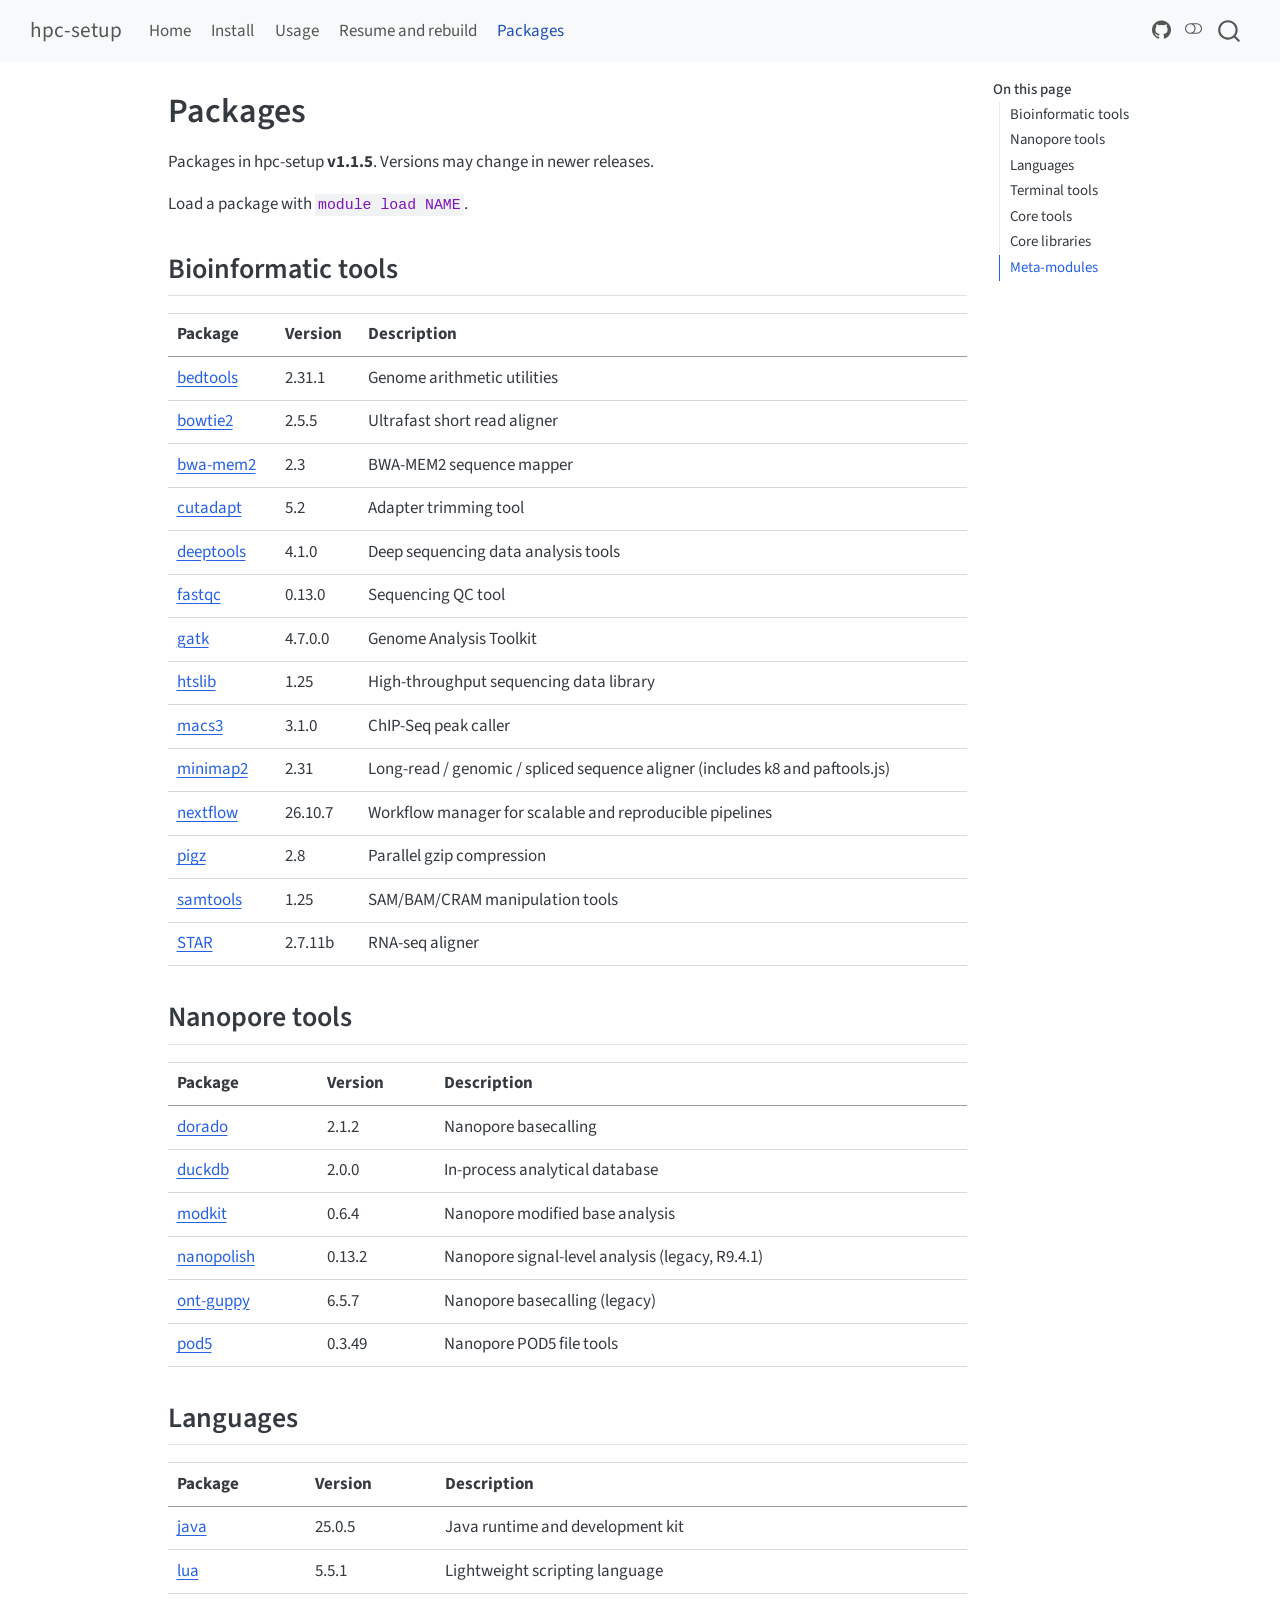
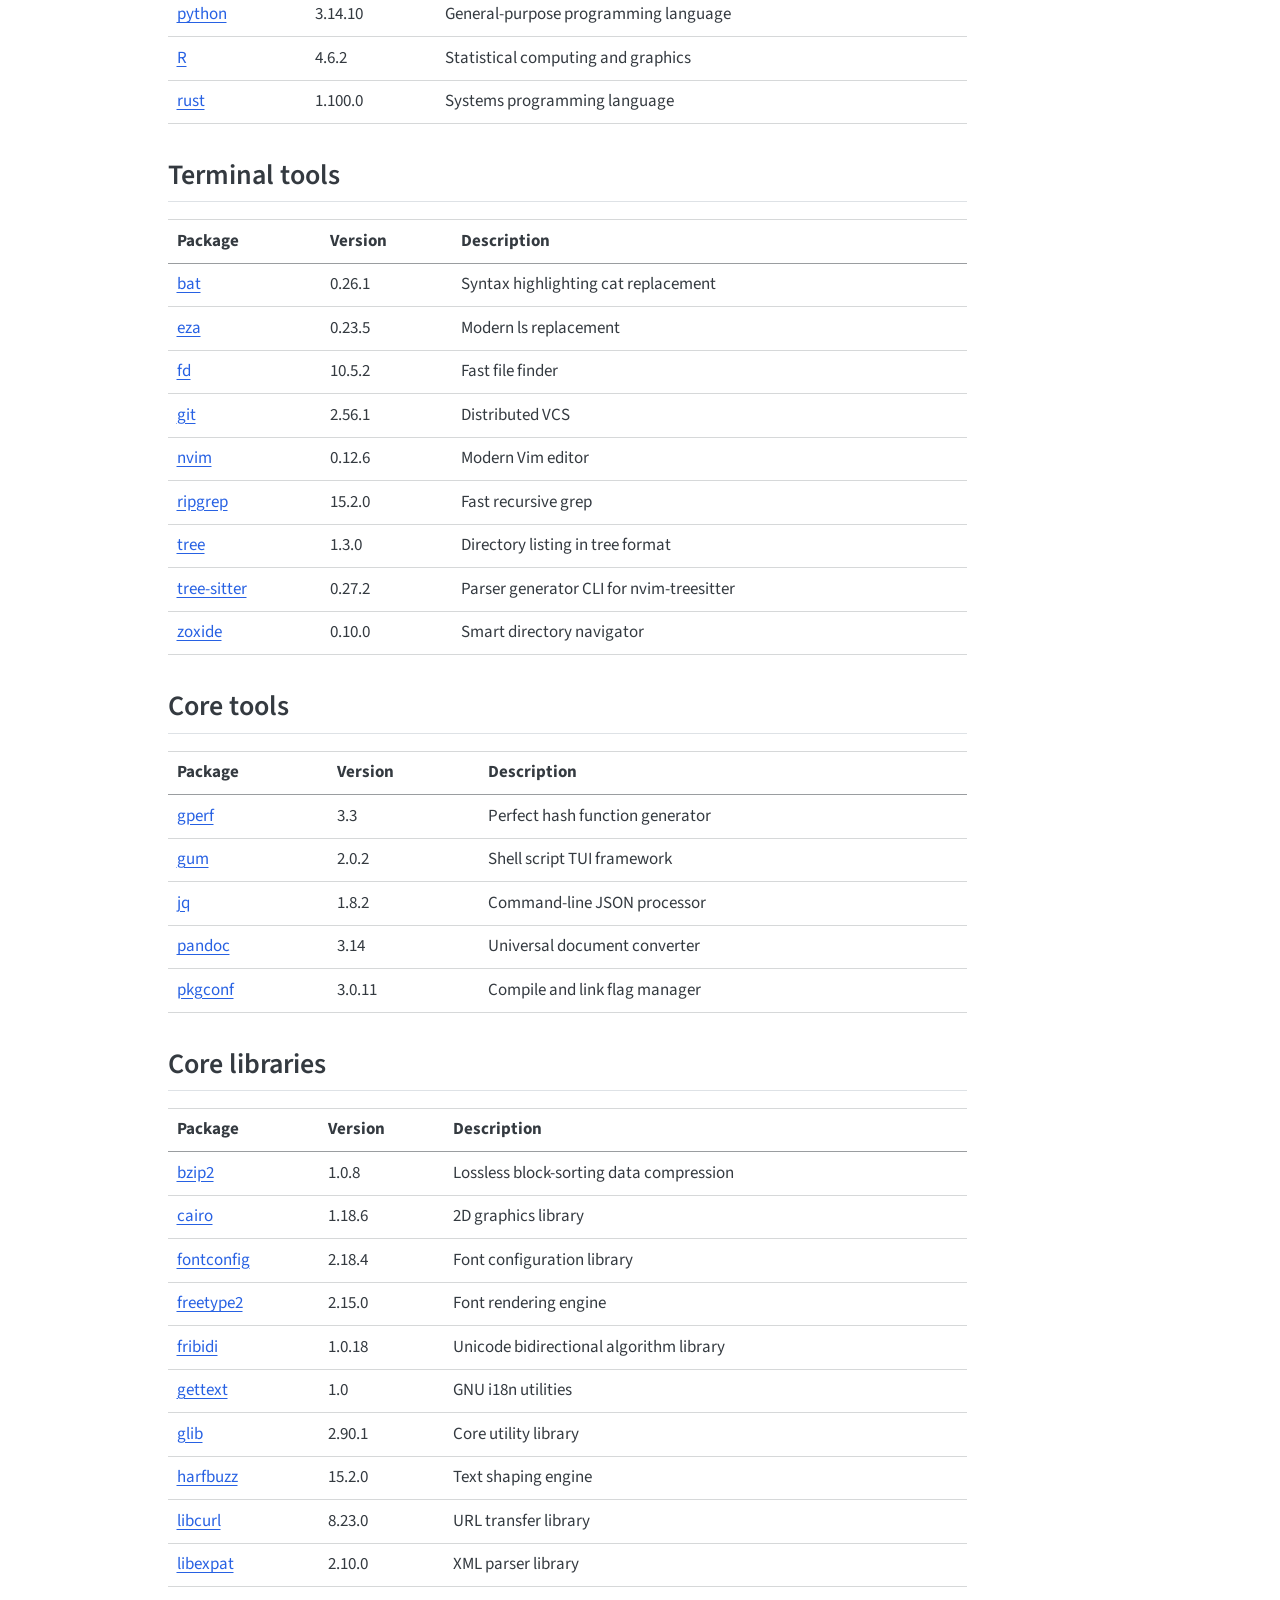
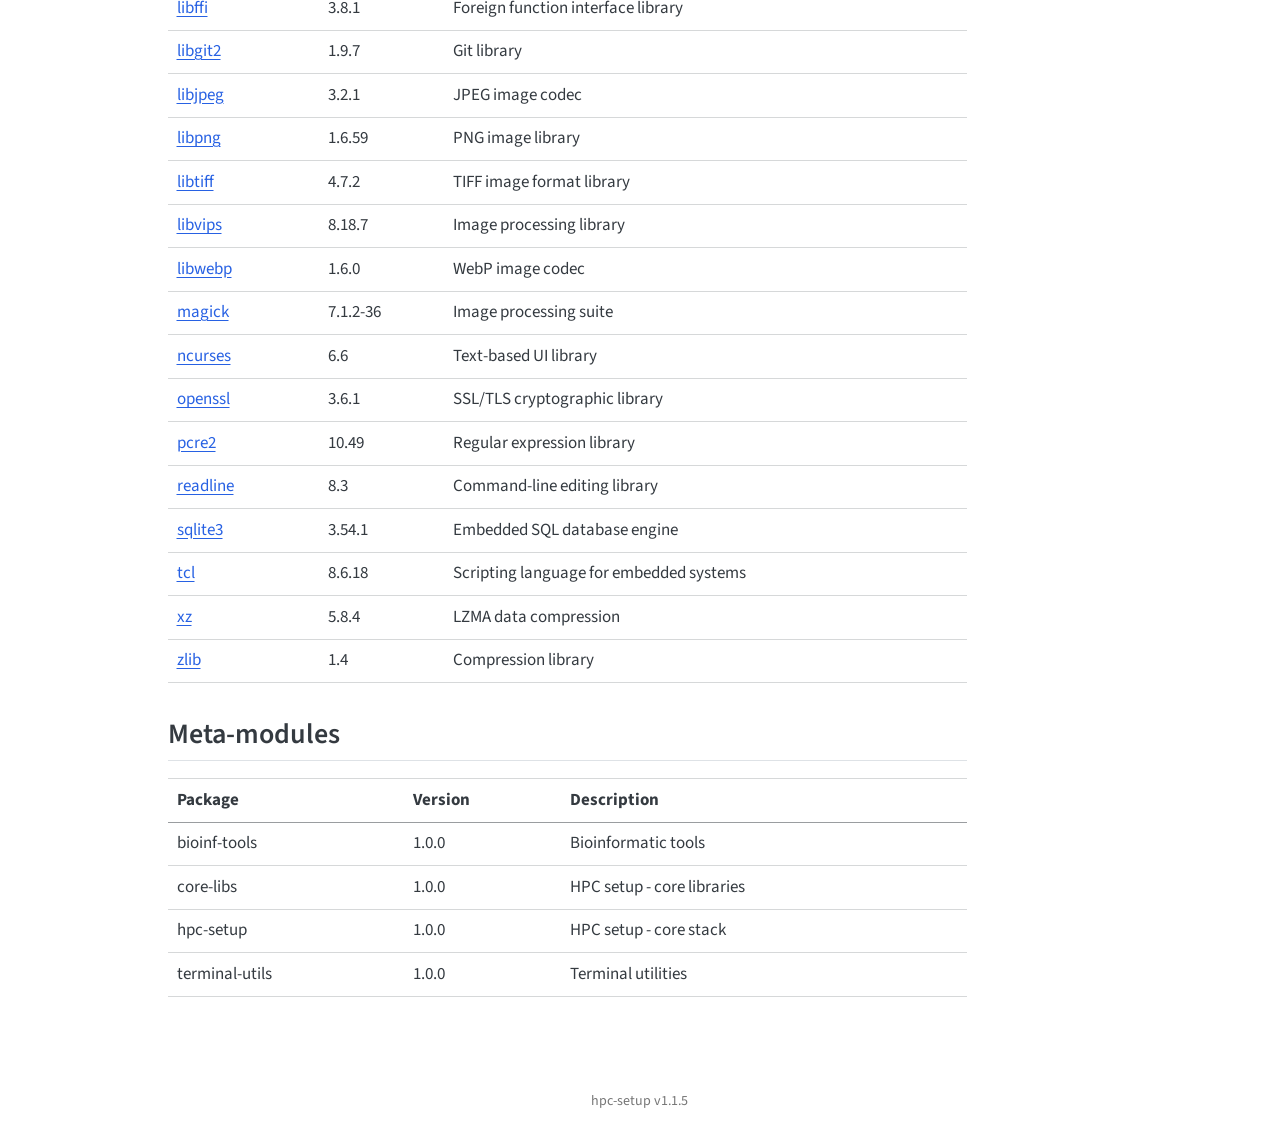
<file: docs/packages.html>
<!DOCTYPE html>
<html xmlns="http://www.w3.org/1999/xhtml" lang="en" xml:lang="en"><head>

<meta charset="utf-8">
<meta name="generator" content="quarto-1.11.9">

<meta name="viewport" content="width=device-width, initial-scale=1.0, user-scalable=yes">


<title>Packages – hpc-setup</title>
<style>
/* Default styles provided by pandoc.
** See https://pandoc.org/MANUAL.html#variables-for-html for config info.
*/
span.smallcaps{font-variant: small-caps;}
div.columns{display: flex; gap: 1.5em;}
div.column{flex: auto;}
@media screen {
div.columns{gap: min(4vw, 1.5em);}
div.column{overflow-x: auto;}
}
div.hanging-indent{margin-left: 1.5em; text-indent: -1.5em;}
ul.task-list{list-style: none;}
ul.task-list li input[type="checkbox"] {
  width: 0.8em;
  margin: 0 0.8em 0.2em -1em; /* quarto-specific, see https://github.com/quarto-dev/quarto-cli/issues/4556 */ 
  vertical-align: middle;
}
</style>


<script src="site_libs/quarto-nav/quarto-nav.js"></script>
<script src="site_libs/quarto-nav/headroom.min.js"></script>
<script src="site_libs/clipboard/clipboard.min.js"></script>
<script src="site_libs/quarto-search/autocomplete.umd.js"></script>
<script src="site_libs/quarto-search/fuse.min.js"></script>
<script src="site_libs/quarto-search/quarto-search.js"></script>
<meta name="quarto:offset" content="./">
<script src="site_libs/quarto-html/quarto.js" type="module"></script>
<script src="site_libs/quarto-html/tabsets/tabsets.js" type="module"></script>
<script src="site_libs/quarto-html/scrollable-regions/scrollable-regions.js" type="module"></script>
<script src="site_libs/quarto-html/popper.min.js"></script>
<script src="site_libs/quarto-html/tippy.umd.min.js"></script>
<script src="site_libs/quarto-html/anchor.min.js"></script>
<link href="site_libs/quarto-html/tippy.css" rel="stylesheet">
<link href="site_libs/quarto-html/quarto-syntax-highlighting-63b5708e65d6cd79cd7618c58d0c21e7.css" rel="stylesheet" class="quarto-color-scheme" id="quarto-text-highlighting-styles">
<link href="site_libs/quarto-html/quarto-syntax-highlighting-dark-447e42e69aaa9833c0ba1b986f430b20.css" rel="stylesheet" class="quarto-color-scheme quarto-color-alternate" id="quarto-text-highlighting-styles">
<link href="site_libs/quarto-html/quarto-syntax-highlighting-63b5708e65d6cd79cd7618c58d0c21e7.css" rel="stylesheet" class="quarto-color-scheme-extra" id="quarto-text-highlighting-styles">
<script src="site_libs/bootstrap/bootstrap.min.js"></script>
<link href="site_libs/bootstrap/bootstrap-icons.css" rel="stylesheet">
<link href="site_libs/bootstrap/bootstrap-f87761579a3f214d50408f5528e50e03.min.css" rel="stylesheet" append-hash="true" class="quarto-color-scheme" id="quarto-bootstrap" data-mode="light">
<link href="site_libs/bootstrap/bootstrap-dark-d4f8df8461a8fe6db02e05c4711d7be5.min.css" rel="stylesheet" append-hash="true" class="quarto-color-scheme quarto-color-alternate" id="quarto-bootstrap" data-mode="dark">
<link href="site_libs/bootstrap/bootstrap-f87761579a3f214d50408f5528e50e03.min.css" rel="stylesheet" append-hash="true" class="quarto-color-scheme-extra" id="quarto-bootstrap" data-mode="light">
<script id="quarto-search-options" type="application/json">{
  "location": "navbar",
  "copy-button": false,
  "collapse-after": 3,
  "panel-placement": "end",
  "type": "overlay",
  "limit": 50,
  "keyboard-shortcut": [
    "f",
    "/",
    "s"
  ],
  "show-item-context": false,
  "language": {
    "search-no-results-text": "No results",
    "search-matching-documents-text": "matching documents",
    "search-copy-link-title": "Copy link to search",
    "search-hide-matches-text": "Hide additional matches",
    "search-more-match-text": "more match in this document",
    "search-more-matches-text": "more matches in this document",
    "search-clear-button-title": "Clear",
    "search-text-placeholder": "",
    "search-detached-cancel-button-title": "Cancel",
    "search-submit-button-title": "Submit",
    "search-label": "Search"
  }
}</script>


</head>

<body class="nav-fixed quarto-light"><a id="quarto-skip-link" class="visually-hidden-focusable" href="#quarto-document-content">Skip to main content</a><script id="quarto-html-before-body" type="application/javascript">
    const toggleBodyColorMode = (bsSheetEl) => {
      const mode = bsSheetEl.getAttribute("data-mode");
      const bodyEl = window.document.querySelector("body");
      if (mode === "dark") {
        bodyEl.classList.add("quarto-dark");
        bodyEl.classList.remove("quarto-light");
      } else {
        bodyEl.classList.add("quarto-light");
        bodyEl.classList.remove("quarto-dark");
      }
    }
    const toggleBodyColorPrimary = () => {
      const bsSheetEl = window.document.querySelector("link#quarto-bootstrap:not([rel=disabled-stylesheet])");
      if (bsSheetEl) {
        toggleBodyColorMode(bsSheetEl);
      }
    }
    const setColorSchemeToggle = (alternate) => {
      const toggles = window.document.querySelectorAll('.quarto-color-scheme-toggle');
      for (let i=0; i < toggles.length; i++) {
        const toggle = toggles[i];
        if (toggle) {
          toggle.setAttribute("aria-checked", alternate ? "true" : "false");
          if (alternate) {
            toggle.classList.add("alternate");
          } else {
            toggle.classList.remove("alternate");
          }
        }
      }
    };
    const toggleColorMode = (alternate) => {
      // Switch the stylesheets
      const primaryStylesheets = window.document.querySelectorAll('link.quarto-color-scheme:not(.quarto-color-alternate)');
      const alternateStylesheets = window.document.querySelectorAll('link.quarto-color-scheme.quarto-color-alternate');
      manageTransitions('#quarto-margin-sidebar .nav-link', false);
      if (alternate) {
        // note: dark is layered on light, we don't disable primary!
        enableStylesheet(alternateStylesheets);
        for (const sheetNode of alternateStylesheets) {
          if (sheetNode.id === "quarto-bootstrap") {
            toggleBodyColorMode(sheetNode);
          }
        }
      } else {
        disableStylesheet(alternateStylesheets);
        enableStylesheet(primaryStylesheets)
        toggleBodyColorPrimary();
      }
      manageTransitions('#quarto-margin-sidebar .nav-link', true);
      // Switch the toggles
      setColorSchemeToggle(alternate)
    }
    // Hack to workaround the fact that safari doesn't
    // properly recolor the scrollbar when toggling (#1455).
    // Not run on load: stylesheets are set before first paint there, and
    // scrolling would undo the scroll to a URL fragment (#14973).
    // The one pixel nudge keeps the reader where they were.
    const refreshSafariScrollbar = () => {
      if (navigator.userAgent.indexOf('Safari') > 0 && navigator.userAgent.indexOf('Chrome') == -1) {
        manageTransitions("body", false);
        const scrollY = window.scrollY;
        window.scrollTo(0, scrollY > 0 ? scrollY - 1 : 1);
        setTimeout(() => {
          window.scrollTo(0, scrollY);
          manageTransitions("body", true);
        }, 40);
      }
    }
    const disableStylesheet = (stylesheets) => {
      for (let i=0; i < stylesheets.length; i++) {
        const stylesheet = stylesheets[i];
        stylesheet.rel = 'disabled-stylesheet';
      }
    }
    const enableStylesheet = (stylesheets) => {
      for (let i=0; i < stylesheets.length; i++) {
        const stylesheet = stylesheets[i];
        if(stylesheet.rel !== 'stylesheet') { // for Chrome, which will still FOUC without this check
          stylesheet.rel = 'stylesheet';
        }
      }
    }
    const manageTransitions = (selector, allowTransitions) => {
      const els = window.document.querySelectorAll(selector);
      for (let i=0; i < els.length; i++) {
        const el = els[i];
        if (allowTransitions) {
          el.classList.remove('notransition');
        } else {
          el.classList.add('notransition');
        }
      }
    }
    const isFileUrl = () => {
      return window.location.protocol === 'file:';
    }
    const hasAlternateSentinel = () => {
      let styleSentinel = getColorSchemeSentinel();
      if (styleSentinel !== null) {
        return styleSentinel === "alternate";
      } else {
        return false;
      }
    }
    const setStyleSentinel = (alternate) => {
      const value = alternate ? "alternate" : "default";
      if (!isFileUrl()) {
        window.localStorage.setItem("quarto-color-scheme", value);
      } else {
        localAlternateSentinel = value;
      }
    }
    const getColorSchemeSentinel = () => {
      if (!isFileUrl()) {
        const storageValue = window.localStorage.getItem("quarto-color-scheme");
        return storageValue != null ? storageValue : localAlternateSentinel;
      } else {
        return localAlternateSentinel;
      }
    }
    const toggleGiscusIfUsed = (isAlternate, darkModeDefault) => {
      const baseTheme = document.querySelector('#giscus-base-theme')?.value ?? 'light';
      const alternateTheme = document.querySelector('#giscus-alt-theme')?.value ?? 'dark';
      let newTheme = '';
      if(authorPrefersDark) {
        newTheme = isAlternate ? baseTheme : alternateTheme;
      } else {
        newTheme = isAlternate ? alternateTheme : baseTheme;
      }
      const changeGiscusTheme = () => {
        // From: https://github.com/giscus/giscus/issues/336
        const sendMessage = (message) => {
          const iframe = document.querySelector('iframe.giscus-frame');
          if (!iframe) return;
          iframe.contentWindow.postMessage({ giscus: message }, 'https://giscus.app');
        }
        sendMessage({
          setConfig: {
            theme: newTheme
          }
        });
      }
      const isGiscussLoaded = window.document.querySelector('iframe.giscus-frame') !== null;
      if (isGiscussLoaded) {
        changeGiscusTheme();
      }
    };
    const authorPrefersDark = false;
    const darkModeDefault = authorPrefersDark;
      document.querySelector('link#quarto-text-highlighting-styles.quarto-color-scheme-extra').rel = 'disabled-stylesheet';
      document.querySelector('link#quarto-bootstrap.quarto-color-scheme-extra').rel = 'disabled-stylesheet';
    let localAlternateSentinel = darkModeDefault ? 'alternate' : 'default';
    // Dark / light mode switch
    window.quartoToggleColorScheme = () => {
      // Read the current dark / light value
      let toAlternate = !hasAlternateSentinel();
      toggleColorMode(toAlternate);
      refreshSafariScrollbar();
      setStyleSentinel(toAlternate);
      toggleGiscusIfUsed(toAlternate, darkModeDefault);
      window.dispatchEvent(new Event('resize'));
    };
    // Switch to dark mode if need be
    if (hasAlternateSentinel()) {
      toggleColorMode(true);
    } else {
      toggleColorMode(false);
    }
  </script>

<div id="quarto-search-results"></div>
  <header id="quarto-header" class="headroom fixed-top">
    <nav class="navbar navbar-expand-lg " data-bs-theme="dark" aria-label="Site">
      <div class="navbar-container container-fluid">
      <div class="navbar-brand-container mx-auto">
    <a class="navbar-brand" href="./index.html">
    <span class="navbar-title">hpc-setup</span>
    </a>
  </div>
          <button class="navbar-toggler" type="button" data-bs-toggle="collapse" data-bs-target="#navbarCollapse" aria-controls="navbarCollapse" aria-expanded="false" aria-label="Toggle navigation" onclick="if (window.quartoToggleHeadroom) { window.quartoToggleHeadroom(); }">
  <span class="navbar-toggler-icon"></span>
</button>
          <div class="collapse navbar-collapse" id="navbarCollapse">
            <ul class="navbar-nav navbar-nav-scroll me-auto">
  <li class="nav-item">
    <a class="nav-link" href="./index.html"> 
<span class="menu-text">Home</span></a>
  </li>  
  <li class="nav-item">
    <a class="nav-link" href="./install.html"> 
<span class="menu-text">Install</span></a>
  </li>  
  <li class="nav-item">
    <a class="nav-link" href="./usage.html"> 
<span class="menu-text">Usage</span></a>
  </li>  
  <li class="nav-item">
    <a class="nav-link" href="./resume.html"> 
<span class="menu-text">Resume and rebuild</span></a>
  </li>  
  <li class="nav-item">
    <a class="nav-link active" href="./packages.html" aria-current="page"> 
<span class="menu-text">Packages</span></a>
  </li>  
</ul>
            <ul class="navbar-nav navbar-nav-scroll ms-auto">
  <li class="nav-item compact">
    <a class="nav-link" href="https://github.com/nucbio/hpc-setup"> <i class="bi bi-github" role="img">
</i> 
<span class="menu-text"></span></a>
  </li>  
</ul>
          </div> <!-- /navcollapse -->
            <div class="quarto-navbar-tools">
  <button type="button" role="switch" aria-checked="false" class="quarto-color-scheme-toggle quarto-navigation-tool  px-1" onclick="window.quartoToggleColorScheme(); return false;" title="Toggle dark mode" aria-label="Toggle dark mode"><i class="bi"></i></button>
</div>
            <div id="quarto-search" class="" title="Search"></div>
      </div> <!-- /container-fluid -->
    </nav>
</header>
<!-- content -->
<div id="quarto-content" class="quarto-container page-columns page-rows-contents page-layout-article page-navbar">
<!-- sidebar -->
<!-- margin-sidebar -->
    <div id="quarto-margin-sidebar" class="sidebar margin-sidebar">
        <nav id="TOC" role="doc-toc" aria-labelledby="toc-title" class="toc-active">
    <h2 id="toc-title">On this page</h2>
   
  <ul>
  <li><a href="#bioinformatic-tools" id="toc-bioinformatic-tools" class="nav-link active" data-scroll-target="#bioinformatic-tools">Bioinformatic tools</a></li>
  <li><a href="#nanopore-tools" id="toc-nanopore-tools" class="nav-link" data-scroll-target="#nanopore-tools">Nanopore tools</a></li>
  <li><a href="#languages" id="toc-languages" class="nav-link" data-scroll-target="#languages">Languages</a></li>
  <li><a href="#terminal-tools" id="toc-terminal-tools" class="nav-link" data-scroll-target="#terminal-tools">Terminal tools</a></li>
  <li><a href="#core-tools" id="toc-core-tools" class="nav-link" data-scroll-target="#core-tools">Core tools</a></li>
  <li><a href="#core-libraries" id="toc-core-libraries" class="nav-link" data-scroll-target="#core-libraries">Core libraries</a></li>
  <li><a href="#meta-modules" id="toc-meta-modules" class="nav-link" data-scroll-target="#meta-modules">Meta-modules</a></li>
  </ul>
</nav>
    </div>
<!-- main -->
<main class="content" id="quarto-document-content" tabindex="-1">


<header id="title-block-header" class="quarto-title-block default">
<div class="quarto-title">
<h1 class="title">Packages</h1>
</div>



<div class="quarto-title-meta">

    
  
    
  </div>
  


</header>


<!-- Generated by scripts/packages.py from pkgs.json. Do not edit. -->
<p>Packages in hpc-setup <strong>v1.1.5</strong>. Versions may change in newer releases.</p>
<p>Load a package with <code>module load NAME</code>.</p>
<section id="bioinformatic-tools" class="level2">
<h2 class="anchored" data-anchor-id="bioinformatic-tools">Bioinformatic tools</h2>
<table class="caption-top table">
<thead>
<tr class="header">
<th>Package</th>
<th>Version</th>
<th>Description</th>
</tr>
</thead>
<tbody>
<tr class="odd">
<td><a href="https://github.com/arq5x/bedtools2">bedtools</a></td>
<td>2.31.1</td>
<td>Genome arithmetic utilities</td>
</tr>
<tr class="even">
<td><a href="https://github.com/BenLangmead/bowtie2">bowtie2</a></td>
<td>2.5.5</td>
<td>Ultrafast short read aligner</td>
</tr>
<tr class="odd">
<td><a href="https://github.com/bwa-mem2/bwa-mem2">bwa-mem2</a></td>
<td>2.3</td>
<td>BWA-MEM2 sequence mapper</td>
</tr>
<tr class="even">
<td><a href="https://cutadapt.readthedocs.io/">cutadapt</a></td>
<td>5.2</td>
<td>Adapter trimming tool</td>
</tr>
<tr class="odd">
<td><a href="https://deeptools.readthedocs.io/">deeptools</a></td>
<td>4.1.0</td>
<td>Deep sequencing data analysis tools</td>
</tr>
<tr class="even">
<td><a href="https://www.bioinformatics.babraham.ac.uk/projects/fastqc/">fastqc</a></td>
<td>0.13.0</td>
<td>Sequencing QC tool</td>
</tr>
<tr class="odd">
<td><a href="https://gatk.broadinstitute.org/">gatk</a></td>
<td>4.7.0.0</td>
<td>Genome Analysis Toolkit</td>
</tr>
<tr class="even">
<td><a href="https://github.com/samtools/htslib">htslib</a></td>
<td>1.25</td>
<td>High-throughput sequencing data library</td>
</tr>
<tr class="odd">
<td><a href="https://github.com/macs3-project/MACS">macs3</a></td>
<td>3.1.0</td>
<td>ChIP-Seq peak caller</td>
</tr>
<tr class="even">
<td><a href="https://github.com/lh3/minimap2">minimap2</a></td>
<td>2.31</td>
<td>Long-read / genomic / spliced sequence aligner (includes k8 and paftools.js)</td>
</tr>
<tr class="odd">
<td><a href="https://www.nextflow.io/">nextflow</a></td>
<td>26.10.7</td>
<td>Workflow manager for scalable and reproducible pipelines</td>
</tr>
<tr class="even">
<td><a href="https://zlib.net/pigz/">pigz</a></td>
<td>2.8</td>
<td>Parallel gzip compression</td>
</tr>
<tr class="odd">
<td><a href="https://github.com/samtools/samtools">samtools</a></td>
<td>1.25</td>
<td>SAM/BAM/CRAM manipulation tools</td>
</tr>
<tr class="even">
<td><a href="https://github.com/alexdobin/STAR">STAR</a></td>
<td>2.7.11b</td>
<td>RNA-seq aligner</td>
</tr>
</tbody>
</table>
</section>
<section id="nanopore-tools" class="level2">
<h2 class="anchored" data-anchor-id="nanopore-tools">Nanopore tools</h2>
<table class="caption-top table">
<thead>
<tr class="header">
<th>Package</th>
<th>Version</th>
<th>Description</th>
</tr>
</thead>
<tbody>
<tr class="odd">
<td><a href="https://github.com/nanoporetech/dorado">dorado</a></td>
<td>2.1.2</td>
<td>Nanopore basecalling</td>
</tr>
<tr class="even">
<td><a href="https://duckdb.org/">duckdb</a></td>
<td>2.0.0</td>
<td>In-process analytical database</td>
</tr>
<tr class="odd">
<td><a href="https://github.com/nanoporetech/modkit">modkit</a></td>
<td>0.6.4</td>
<td>Nanopore modified base analysis</td>
</tr>
<tr class="even">
<td><a href="https://github.com/jts/nanopolish">nanopolish</a></td>
<td>0.13.2</td>
<td>Nanopore signal-level analysis (legacy, R9.4.1)</td>
</tr>
<tr class="odd">
<td><a href="https://nanoporetech.com">ont-guppy</a></td>
<td>6.5.7</td>
<td>Nanopore basecalling (legacy)</td>
</tr>
<tr class="even">
<td><a href="https://github.com/nanoporetech/pod5-file-format">pod5</a></td>
<td>0.3.49</td>
<td>Nanopore POD5 file tools</td>
</tr>
</tbody>
</table>
</section>
<section id="languages" class="level2">
<h2 class="anchored" data-anchor-id="languages">Languages</h2>
<table class="caption-top table">
<thead>
<tr class="header">
<th>Package</th>
<th>Version</th>
<th>Description</th>
</tr>
</thead>
<tbody>
<tr class="odd">
<td><a href="https://www.oracle.com/java/">java</a></td>
<td>25.0.5</td>
<td>Java runtime and development kit</td>
</tr>
<tr class="even">
<td><a href="https://www.lua.org/">lua</a></td>
<td>5.5.1</td>
<td>Lightweight scripting language</td>
</tr>
<tr class="odd">
<td><a href="https://www.python.org/">python</a></td>
<td>3.14.10</td>
<td>General-purpose programming language</td>
</tr>
<tr class="even">
<td><a href="https://www.r-project.org/">R</a></td>
<td>4.6.2</td>
<td>Statistical computing and graphics</td>
</tr>
<tr class="odd">
<td><a href="https://www.rust-lang.org/">rust</a></td>
<td>1.100.0</td>
<td>Systems programming language</td>
</tr>
</tbody>
</table>
</section>
<section id="terminal-tools" class="level2">
<h2 class="anchored" data-anchor-id="terminal-tools">Terminal tools</h2>
<table class="caption-top table">
<thead>
<tr class="header">
<th>Package</th>
<th>Version</th>
<th>Description</th>
</tr>
</thead>
<tbody>
<tr class="odd">
<td><a href="https://github.com/sharkdp/bat">bat</a></td>
<td>0.26.1</td>
<td>Syntax highlighting cat replacement</td>
</tr>
<tr class="even">
<td><a href="https://github.com/eza-community/eza">eza</a></td>
<td>0.23.5</td>
<td>Modern ls replacement</td>
</tr>
<tr class="odd">
<td><a href="https://github.com/sharkdp/fd">fd</a></td>
<td>10.5.2</td>
<td>Fast file finder</td>
</tr>
<tr class="even">
<td><a href="https://git-scm.com/">git</a></td>
<td>2.56.1</td>
<td>Distributed VCS</td>
</tr>
<tr class="odd">
<td><a href="https://neovim.io/">nvim</a></td>
<td>0.12.6</td>
<td>Modern Vim editor</td>
</tr>
<tr class="even">
<td><a href="https://github.com/BurntSushi/ripgrep">ripgrep</a></td>
<td>15.2.0</td>
<td>Fast recursive grep</td>
</tr>
<tr class="odd">
<td><a href="https://github.com/peteretelej/tree">tree</a></td>
<td>1.3.0</td>
<td>Directory listing in tree format</td>
</tr>
<tr class="even">
<td><a href="https://tree-sitter.github.io/">tree-sitter</a></td>
<td>0.27.2</td>
<td>Parser generator CLI for nvim-treesitter</td>
</tr>
<tr class="odd">
<td><a href="https://github.com/ajeetdsouza/zoxide">zoxide</a></td>
<td>0.10.0</td>
<td>Smart directory navigator</td>
</tr>
</tbody>
</table>
</section>
<section id="core-tools" class="level2">
<h2 class="anchored" data-anchor-id="core-tools">Core tools</h2>
<table class="caption-top table">
<thead>
<tr class="header">
<th>Package</th>
<th>Version</th>
<th>Description</th>
</tr>
</thead>
<tbody>
<tr class="odd">
<td><a href="https://www.gnu.org/software/gperf/">gperf</a></td>
<td>3.3</td>
<td>Perfect hash function generator</td>
</tr>
<tr class="even">
<td><a href="https://github.com/charmbracelet/gum">gum</a></td>
<td>2.0.2</td>
<td>Shell script TUI framework</td>
</tr>
<tr class="odd">
<td><a href="https://jqlang.github.io/jq/">jq</a></td>
<td>1.8.2</td>
<td>Command-line JSON processor</td>
</tr>
<tr class="even">
<td><a href="https://pandoc.org/">pandoc</a></td>
<td>3.14</td>
<td>Universal document converter</td>
</tr>
<tr class="odd">
<td><a href="http://pkgconf.org/">pkgconf</a></td>
<td>3.0.11</td>
<td>Compile and link flag manager</td>
</tr>
</tbody>
</table>
</section>
<section id="core-libraries" class="level2">
<h2 class="anchored" data-anchor-id="core-libraries">Core libraries</h2>
<table class="caption-top table">
<thead>
<tr class="header">
<th>Package</th>
<th>Version</th>
<th>Description</th>
</tr>
</thead>
<tbody>
<tr class="odd">
<td><a href="https://sourceware.org/bzip2/">bzip2</a></td>
<td>1.0.8</td>
<td>Lossless block-sorting data compression</td>
</tr>
<tr class="even">
<td><a href="https://cairographics.org/">cairo</a></td>
<td>1.18.6</td>
<td>2D graphics library</td>
</tr>
<tr class="odd">
<td><a href="https://www.freedesktop.org/wiki/Software/fontconfig/">fontconfig</a></td>
<td>2.18.4</td>
<td>Font configuration library</td>
</tr>
<tr class="even">
<td><a href="https://freetype.org/">freetype2</a></td>
<td>2.15.0</td>
<td>Font rendering engine</td>
</tr>
<tr class="odd">
<td><a href="https://github.com/fribidi/fribidi">fribidi</a></td>
<td>1.0.18</td>
<td>Unicode bidirectional algorithm library</td>
</tr>
<tr class="even">
<td><a href="https://www.gnu.org/software/gettext/">gettext</a></td>
<td>1.0</td>
<td>GNU i18n utilities</td>
</tr>
<tr class="odd">
<td><a href="https://docs.gtk.org/glib/">glib</a></td>
<td>2.90.1</td>
<td>Core utility library</td>
</tr>
<tr class="even">
<td><a href="https://harfbuzz.github.io/">harfbuzz</a></td>
<td>15.2.0</td>
<td>Text shaping engine</td>
</tr>
<tr class="odd">
<td><a href="https://curl.se/">libcurl</a></td>
<td>8.23.0</td>
<td>URL transfer library</td>
</tr>
<tr class="even">
<td><a href="https://libexpat.github.io/">libexpat</a></td>
<td>2.10.0</td>
<td>XML parser library</td>
</tr>
<tr class="odd">
<td><a href="https://sourceware.org/libffi/">libffi</a></td>
<td>3.8.1</td>
<td>Foreign function interface library</td>
</tr>
<tr class="even">
<td><a href="https://libgit2.org/">libgit2</a></td>
<td>1.9.7</td>
<td>Git library</td>
</tr>
<tr class="odd">
<td><a href="https://libjpeg-turbo.org/">libjpeg</a></td>
<td>3.2.1</td>
<td>JPEG image codec</td>
</tr>
<tr class="even">
<td><a href="http://www.libpng.org/pub/png/libpng.html">libpng</a></td>
<td>1.6.59</td>
<td>PNG image library</td>
</tr>
<tr class="odd">
<td><a href="http://www.libtiff.org/">libtiff</a></td>
<td>4.7.2</td>
<td>TIFF image format library</td>
</tr>
<tr class="even">
<td><a href="https://www.libvips.org/">libvips</a></td>
<td>8.18.7</td>
<td>Image processing library</td>
</tr>
<tr class="odd">
<td><a href="https://developers.google.com/speed/webp/">libwebp</a></td>
<td>1.6.0</td>
<td>WebP image codec</td>
</tr>
<tr class="even">
<td><a href="https://imagemagick.org/">magick</a></td>
<td>7.1.2-36</td>
<td>Image processing suite</td>
</tr>
<tr class="odd">
<td><a href="https://invisible-island.net/ncurses/">ncurses</a></td>
<td>6.6</td>
<td>Text-based UI library</td>
</tr>
<tr class="even">
<td><a href="https://www.openssl.org/">openssl</a></td>
<td>3.6.1</td>
<td>SSL/TLS cryptographic library</td>
</tr>
<tr class="odd">
<td><a href="https://www.pcre.org/">pcre2</a></td>
<td>10.49</td>
<td>Regular expression library</td>
</tr>
<tr class="even">
<td><a href="https://tiswww.case.edu/php/chet/readline/rltop.html">readline</a></td>
<td>8.3</td>
<td>Command-line editing library</td>
</tr>
<tr class="odd">
<td><a href="https://www.sqlite.org/">sqlite3</a></td>
<td>3.54.1</td>
<td>Embedded SQL database engine</td>
</tr>
<tr class="even">
<td><a href="https://www.tcl.tk/">tcl</a></td>
<td>8.6.18</td>
<td>Scripting language for embedded systems</td>
</tr>
<tr class="odd">
<td><a href="https://tukaani.org/xz/">xz</a></td>
<td>5.8.4</td>
<td>LZMA data compression</td>
</tr>
<tr class="even">
<td><a href="https://zlib.net/">zlib</a></td>
<td>1.4</td>
<td>Compression library</td>
</tr>
</tbody>
</table>
</section>
<section id="meta-modules" class="level2">
<h2 class="anchored" data-anchor-id="meta-modules">Meta-modules</h2>
<table class="caption-top table">
<thead>
<tr class="header">
<th>Package</th>
<th>Version</th>
<th>Description</th>
</tr>
</thead>
<tbody>
<tr class="odd">
<td>bioinf-tools</td>
<td>1.0.0</td>
<td>Bioinformatic tools</td>
</tr>
<tr class="even">
<td>core-libs</td>
<td>1.0.0</td>
<td>HPC setup - core libraries</td>
</tr>
<tr class="odd">
<td>hpc-setup</td>
<td>1.0.0</td>
<td>HPC setup - core stack</td>
</tr>
<tr class="even">
<td>terminal-utils</td>
<td>1.0.0</td>
<td>Terminal utilities</td>
</tr>
</tbody>
</table>


</section>

</main> <!-- /main -->
<script id="quarto-html-after-body" type="application/javascript">
  window.document.addEventListener("DOMContentLoaded", function (event) {
    // Ensure there is a toggle, if there isn't float one in the top right
    if (window.document.querySelector('.quarto-color-scheme-toggle') === null) {
      const toggle = window.document.createElement('button');
      toggle.type = "button";
      toggle.setAttribute("role", "switch");
      toggle.setAttribute("aria-checked", "false");
      toggle.classList.add('top-right');
      toggle.classList.add('quarto-color-scheme-toggle');
      toggle.setAttribute("aria-label", "Toggle dark mode");
      toggle.onclick = function() { try { window.quartoToggleColorScheme(); } catch {} return false; };
      const i = window.document.createElement("i");
      i.classList.add('bi');
      toggle.appendChild(i);
      // Put the toggle in a landmark of its own, so that landmark navigation
      // can reach it.
      //
      // The container is always a fresh direct child of body, and the toggle is
      // never moved into page furniture that the theme or the author controls.
      // The toggle is positioned against the page, so any ancestor that
      // establishes a containing block captures it: a positioned element or a
      // grid for position: absolute, and transform, filter, will-change or
      // contain for position: fixed. A direct child of body has none of these
      // to inherit, and the shift when one appears is silent and visual.
      //
      // ARIA says a document should have at most one banner, and axe reports a
      // duplicate whether or not the banners carry distinct labels. So use a
      // header when the page has no banner yet, and a named region otherwise.
      //
      // A header is a banner wherever it sits, unless it is inside sectioning
      // content, so this cannot just look at the children of body: a custom
      // page layout wraps the title block header in a plain div. An explicit
      // role="banner" always counts.
      const sectioning = 'article, aside, main, nav, section, [role="article"], [role="complementary"], [role="main"], [role="navigation"], [role="region"]';
      const hasBanner = Array.from(
        window.document.querySelectorAll('header:not([role]), [role="banner"]')
      ).some(function(el) {
        return el.hasAttribute("role") || el.closest(sectioning) === null;
      });
      const container = window.document.createElement(hasBanner ? "div" : "header");
      if (hasBanner) {
        container.setAttribute("role", "region");
        container.setAttribute("aria-label", "Toggle dark mode");
      }
      container.classList.add('quarto-color-scheme-toggle-container');
      container.appendChild(toggle);
      window.document.body.appendChild(container);
    }
    setColorSchemeToggle(hasAlternateSentinel())
    const icon = "";
    const anchorJS = new window.AnchorJS();
    anchorJS.options = {
      placement: 'right',
      icon: icon
    };
    anchorJS.add('.anchored');
    const isCodeAnnotation = (el) => {
      for (const clz of el.classList) {
        if (clz.startsWith('code-annotation-')) {                     
          return true;
        }
      }
      return false;
    }
    const onCopySuccess = function(e) {
      // button target
      const button = e.trigger;
      // don't keep focus
      button.blur();
      // flash "checked"
      button.classList.add('code-copy-button-checked');
      var currentTitle = button.getAttribute("title");
      button.setAttribute("title", "Copied!");
      let tooltip;
      if (window.bootstrap) {
        button.setAttribute("data-bs-toggle", "tooltip");
        button.setAttribute("data-bs-placement", "left");
        button.setAttribute("data-bs-title", "Copied!");
        tooltip = new bootstrap.Tooltip(button, 
          { trigger: "manual", 
            customClass: "code-copy-button-tooltip",
            offset: [0, -8]});
        tooltip.show();    
      }
      setTimeout(function() {
        if (tooltip) {
          tooltip.hide();
          button.removeAttribute("data-bs-title");
          button.removeAttribute("data-bs-toggle");
          button.removeAttribute("data-bs-placement");
        }
        button.setAttribute("title", currentTitle);
        button.classList.remove('code-copy-button-checked');
      }, 1000);
      // clear code selection
      e.clearSelection();
    }
    const getTextToCopy = function(trigger) {
      const outerScaffold = trigger.parentElement.cloneNode(true);
      const codeEl = outerScaffold.querySelector('code');
      for (const childEl of codeEl.children) {
        if (isCodeAnnotation(childEl)) {
          childEl.remove();
        }
      }
      return codeEl.innerText;
    }
    const clipboard = new window.ClipboardJS('.code-copy-button:not([data-in-quarto-modal])', {
      text: getTextToCopy
    });
    clipboard.on('success', onCopySuccess);
    if (window.document.getElementById('quarto-embedded-source-code-modal')) {
      const clipboardModal = new window.ClipboardJS('.code-copy-button[data-in-quarto-modal]', {
        text: getTextToCopy,
        container: window.document.getElementById('quarto-embedded-source-code-modal')
      });
      clipboardModal.on('success', onCopySuccess);
    }
      var localhostRegex = new RegExp(/^(?:http|https):\/\/localhost\:?[0-9]*\//);
      var mailtoRegex = new RegExp(/^mailto:/);
        var filterRegex = new RegExp('/' + window.location.host + '/');
      var isInternal = (href) => {
          return filterRegex.test(href) || localhostRegex.test(href) || mailtoRegex.test(href);
      }
      // Inspect non-navigation links and adorn them if external
      window.quartoDecorateExternalLinks = function (root) {
     var links = (root || window.document).querySelectorAll('a[href]:not(.nav-link):not(.navbar-brand):not(.toc-action):not(.sidebar-link):not(.sidebar-item-toggle):not(.pagination-link):not(.no-external):not([aria-hidden]):not(.dropdown-item):not(.quarto-navigation-tool):not(.about-link)');
      for (var i=0; i<links.length; i++) {
        const link = links[i];
        if (!isInternal(link.href)) {
          // undo the damage that might have been done by quarto-nav.js in the case of
          // links that we want to consider external
          if (link.dataset.originalHref !== undefined) {
            link.href = link.dataset.originalHref;
          }
          if (!link.classList.contains('no-external-icon')) {
          }
        }
      }
      };
      window.quartoDecorateExternalLinks(window.document);
    // Esc closes the popup (WCAG 1.4.13) and focus leaving both trigger and
    // popup closes it (WCAG 2.4.11); tippy handles neither for interactive popups.
    const hideOnEscAndFocusOut = {
      name: 'hideOnEscAndFocusOut',
      defaultValue: true,
      fn(instance) {
        const dismiss = () => {
          // A show scheduled by the trigger delay would otherwise reopen it
          instance.clearDelayTimeouts();
          instance.hide();
        };
        const onKeyDown = (event) => {
          if (event.key !== 'Escape') {
            return;
          }
          // Keep Esc from also reaching page handlers (e.g. reveal.js overview),
          // except an open reveal.js slide menu, which Esc should close too.
          // The menu handles keys only when its keyboard option is on.
          const menuHandlesEsc = window.Reveal?.getPlugin?.('menu')?.isOpen() &&
            window.Reveal.getConfig().menu?.keyboard !== false;
          if (!menuHandlesEsc) {
            event.stopPropagation();
          }
          if (instance.popper.contains(window.document.activeElement)) {
            // Disabled while refocusing so the focus trigger does not reopen it
            instance.disable();
            instance.reference.focus();
            instance.enable();
          }
          dismiss();
        };
        const onFocusOut = (event) => {
          const target = event.relatedTarget;
          if (target && !instance.reference.contains(target) &&
              !instance.popper.contains(target)) {
            dismiss();
          }
        };
        // On the trigger too: a click trigger (code-annotations: select) has no
        // blur handling. Attached for the instance's lifetime so leaving the
        // trigger also cancels a show still pending on the trigger delay.
        instance.reference.addEventListener('focusout', onFocusOut);
        return {
          onShow() {
            window.document.addEventListener('keydown', onKeyDown, true);
            instance.popper.addEventListener('focusout', onFocusOut);
          },
          onHide() {
            window.document.removeEventListener('keydown', onKeyDown, true);
            instance.popper.removeEventListener('focusout', onFocusOut);
          },
          onDestroy() {
            instance.reference.removeEventListener('focusout', onFocusOut);
          },
        };
      },
    };
    function tippyHover(el, contentFn, onTriggerFn, onUntriggerFn) {
      const config = {
        allowHTML: true,
        maxWidth: 500,
        delay: 100,
        arrow: false,
        appendTo: function(el) {
            return el.parentElement;
        },
        interactive: true,
        interactiveBorder: 10,
        theme: 'quarto',
        placement: 'bottom-start',
        plugins: [hideOnEscAndFocusOut],
      };
      if (contentFn) {
        config.content = contentFn;
      }
      if (onTriggerFn) {
        config.onTrigger = onTriggerFn;
      }
      if (onUntriggerFn) {
        config.onUntrigger = onUntriggerFn;
      }
      window.tippy(el, config); 
    }
    const noterefs = window.document.querySelectorAll('a[role="doc-noteref"]');
    for (var i=0; i<noterefs.length; i++) {
      const ref = noterefs[i];
      tippyHover(ref, function() {
        // use id or data attribute instead here
        let href = ref.getAttribute('data-footnote-href') || ref.getAttribute('href');
        try { href = new URL(href).hash; } catch {}
        const id = href.replace(/^#\/?/, "");
        const note = window.document.getElementById(id);
        if (note) {
          return note.innerHTML;
        } else {
          return "";
        }
      });
    }
    const xrefs = window.document.querySelectorAll('a.quarto-xref');
    const processXRef = (id, note) => {
      // Strip column container classes
      const stripColumnClz = (el) => {
        el.classList.remove("page-full", "page-columns");
        if (el.children) {
          for (const child of el.children) {
            stripColumnClz(child);
          }
        }
      }
      stripColumnClz(note)
      if (id === null || id.startsWith('sec-')) {
        // Special case sections, only their first couple elements
        const container = document.createElement("div");
        if (note.children && note.children.length > 2) {
          container.appendChild(note.children[0].cloneNode(true));
          for (let i = 1; i < note.children.length; i++) {
            const child = note.children[i];
            if (child.tagName === "P" && child.innerText === "") {
              continue;
            } else {
              container.appendChild(child.cloneNode(true));
              break;
            }
          }
          if (window.Quarto?.typesetMath) {
            window.Quarto.typesetMath(container);
          }
          return container.innerHTML
        } else {
          if (window.Quarto?.typesetMath) {
            window.Quarto.typesetMath(note);
          }
          return note.innerHTML;
        }
      } else {
        // Remove any anchor links if they are present
        const anchorLink = note.querySelector('a.anchorjs-link');
        if (anchorLink) {
          anchorLink.remove();
        }
        if (window.Quarto?.typesetMath) {
          window.Quarto.typesetMath(note);
        }
        if (note.classList.contains("callout")) {
          return note.outerHTML;
        } else {
          return note.innerHTML;
        }
      }
    }
    for (var i=0; i<xrefs.length; i++) {
      const xref = xrefs[i];
      tippyHover(xref, undefined, function(instance) {
        instance.disable();
        let url = xref.getAttribute('href');
        let hash = undefined; 
        if (url.startsWith('#')) {
          hash = url;
        } else {
          try { hash = new URL(url).hash; } catch {}
        }
        if (hash) {
          const id = hash.replace(/^#\/?/, "");
          const note = window.document.getElementById(id);
          if (note !== null) {
            try {
              const html = processXRef(id, note.cloneNode(true));
              instance.setContent(html);
            } finally {
              instance.enable();
              instance.show();
            }
          } else {
            // See if we can fetch this
            fetch(url.split('#')[0])
            .then(res => res.text())
            .then(html => {
              const parser = new DOMParser();
              const htmlDoc = parser.parseFromString(html, "text/html");
              const note = htmlDoc.getElementById(id);
              if (note !== null) {
                const html = processXRef(id, note);
                instance.setContent(html);
              } 
            }).finally(() => {
              instance.enable();
              instance.show();
            });
          }
        } else {
          // See if we can fetch a full url (with no hash to target)
          // This is a special case and we should probably do some content thinning / targeting
          fetch(url)
          .then(res => res.text())
          .then(html => {
            const parser = new DOMParser();
            const htmlDoc = parser.parseFromString(html, "text/html");
            const note = htmlDoc.querySelector('main.content');
            if (note !== null) {
              // This should only happen for chapter cross references
              // (since there is no id in the URL)
              // remove the first header
              if (note.children.length > 0 && note.children[0].tagName === "HEADER") {
                note.children[0].remove();
              }
              const html = processXRef(null, note);
              instance.setContent(html);
            } 
          }).finally(() => {
            instance.enable();
            instance.show();
          });
        }
      }, function(instance) {
      });
    }
        let selectedAnnoteEl;
        const selectorForAnnotation = ( cell, annotation) => {
          let cellAttr = 'data-code-cell="' + cell + '"';
          let lineAttr = 'data-code-annotation="' +  annotation + '"';
          const selector = 'span[' + cellAttr + '][' + lineAttr + ']';
          return selector;
        }
        const selectCodeLines = (annoteEl) => {
          const doc = window.document;
          const targetCell = annoteEl.getAttribute("data-target-cell");
          const targetAnnotation = annoteEl.getAttribute("data-target-annotation");
          const annoteSpan = window.document.querySelector(selectorForAnnotation(targetCell, targetAnnotation));
          const lines = annoteSpan.getAttribute("data-code-lines").split(",");
          const lineIds = lines.map((line) => {
            return targetCell + "-" + line;
          })
          // Each band is positioned against its own containing block, which is
          // not the offsetParent of the lines, so place it from client rects.
          const placeBand = (band, firstEl, lastEl, codeBlock) => {
            const container = band.offsetParent;
            if (container === null) {
              return;
            }
            const containerRect = container.getBoundingClientRect();
            // Reveal.js scales slides with a transform, so convert client
            // pixels back to the CSS pixels of the container.
            const scale = containerRect.height / container.offsetHeight || 1;
            const firstRect = firstEl.getBoundingClientRect();
            const lastRect = lastEl.getBoundingClientRect();
            const top = (firstRect.top - containerRect.top) / scale - container.clientTop + container.scrollTop;
            const height = (lastRect.bottom - firstRect.top) / scale;
            band.style.top = top - 2 + "px";
            band.style.height = height + 4 + "px";
            if (codeBlock) {
              // Without the copy button wrapper, the containing block is wider
              // than the code block, so span the code block explicitly.
              const blockRect = codeBlock.getBoundingClientRect();
              band.style.left = (blockRect.left - containerRect.left) / scale - container.clientLeft + container.scrollLeft + "px";
              band.style.width = blockRect.width / scale + "px";
            }
          };
          if (lineIds.length > 0) {
            const el = window.document.getElementById(lineIds[0]);
            const lastEl = window.document.getElementById(lineIds[lineIds.length - 1]);
            const parent = el.parentElement.parentElement;
            // cook up a div (if necessary) and position it
            let div = window.document.getElementById("code-annotation-line-highlight");
            if (div === null) {
              div = window.document.createElement("div");
              div.setAttribute("id", "code-annotation-line-highlight");
              div.style.position = 'absolute';
              parent.appendChild(div);
            }
            placeBand(div, el, lastEl, parent.closest("div.sourceCode") || parent);
            let gutterDiv = window.document.getElementById("code-annotation-line-highlight-gutter");
            if (gutterDiv === null) {
              gutterDiv = window.document.createElement("div");
              gutterDiv.setAttribute("id", "code-annotation-line-highlight-gutter");
              gutterDiv.style.position = 'absolute';
              const codeCell = window.document.getElementById(targetCell);
              const gutter = codeCell.querySelector('.code-annotation-gutter');
              gutter.appendChild(gutterDiv);
            }
            placeBand(gutterDiv, el, lastEl);
            selectedAnnoteEl = annoteEl;
          }
        };
        const unselectCodeLines = () => {
          const elementsIds = ["code-annotation-line-highlight", "code-annotation-line-highlight-gutter"];
          elementsIds.forEach((elId) => {
            const div = window.document.getElementById(elId);
            if (div) {
              div.remove();
            }
          });
          selectedAnnoteEl = undefined;
        };
          // Handle positioning of the toggle
      window.addEventListener(
        "resize",
        throttle(() => {
          elRect = undefined;
          if (selectedAnnoteEl) {
            selectCodeLines(selectedAnnoteEl);
          }
        }, 10)
      );
      function throttle(fn, ms) {
      let throttle = false;
      let timer;
        return (...args) => {
          if(!throttle) { // first call gets through
              fn.apply(this, args);
              throttle = true;
          } else { // all the others get throttled
              if(timer) clearTimeout(timer); // cancel #2
              timer = setTimeout(() => {
                fn.apply(this, args);
                timer = throttle = false;
              }, ms);
          }
        };
      }
        // Attach click handler to the DT
        const annoteDls = window.document.querySelectorAll('dt[data-target-cell]');
        for (const annoteDlNode of annoteDls) {
          annoteDlNode.addEventListener('click', (event) => {
            const clickedEl = event.target;
            if (clickedEl !== selectedAnnoteEl) {
              unselectCodeLines();
              const activeEl = window.document.querySelector('dt[data-target-cell].code-annotation-active');
              if (activeEl) {
                activeEl.classList.remove('code-annotation-active');
              }
              selectCodeLines(clickedEl);
              clickedEl.classList.add('code-annotation-active');
            } else {
              // Unselect the line
              unselectCodeLines();
              clickedEl.classList.remove('code-annotation-active');
            }
          });
        }
    const findCites = (el) => {
      const parentEl = el.parentElement;
      if (parentEl) {
        const cites = parentEl.dataset.cites;
        if (cites) {
          return {
            el,
            cites: cites.split(' ')
          };
        } else {
          return findCites(el.parentElement)
        }
      } else {
        return undefined;
      }
    };
    var bibliorefs = window.document.querySelectorAll('a[role="doc-biblioref"]');
    for (var i=0; i<bibliorefs.length; i++) {
      const ref = bibliorefs[i];
      const citeInfo = findCites(ref);
      if (citeInfo) {
        tippyHover(citeInfo.el, function() {
          var popup = window.document.createElement('div');
          citeInfo.cites.forEach(function(cite) {
            var citeDiv = window.document.createElement('div');
            citeDiv.classList.add('hanging-indent');
            citeDiv.classList.add('csl-entry');
            var biblioDiv = window.document.getElementById('ref-' + cite);
            if (biblioDiv) {
              citeDiv.innerHTML = biblioDiv.innerHTML;
            }
            popup.appendChild(citeDiv);
          });
          return popup.innerHTML;
        });
      }
    }
  });
  </script>
  <script type="application/javascript">
  window.quartoScrollableRegionsLabels = {"code":"Scrollable code","output":"Scrollable output"};
  </script>
</div> <!-- /content -->
<footer class="footer">
  <div class="nav-footer">
    <div class="nav-footer-left">
      &nbsp;
    </div>   
    <div class="nav-footer-center">
<p>hpc-setup v1.1.5</p>
</div>
    <div class="nav-footer-right">
      &nbsp;
    </div>
  </div>
</footer>




</body></html>
</file>
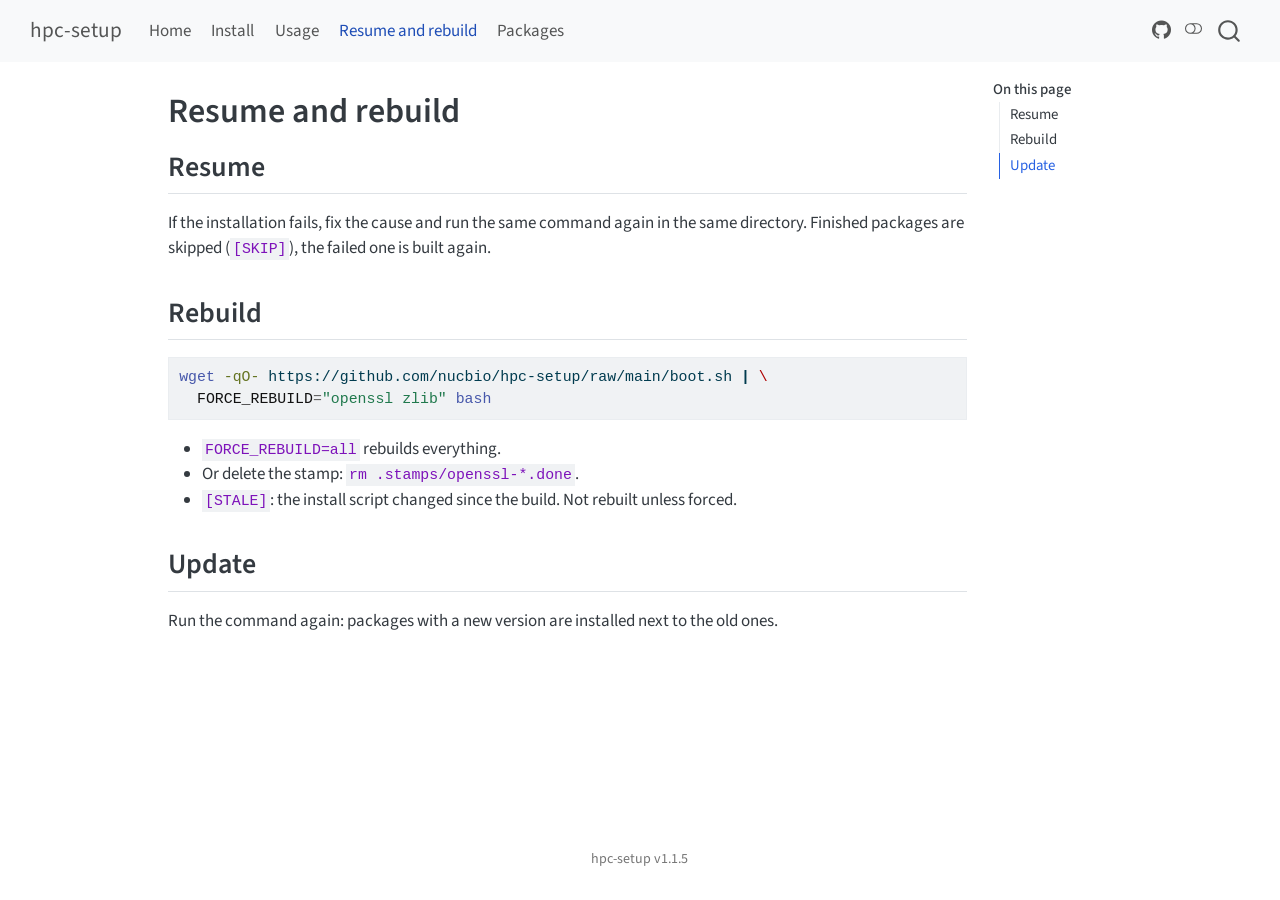
<file: docs/resume.html>
<!DOCTYPE html>
<html xmlns="http://www.w3.org/1999/xhtml" lang="en" xml:lang="en"><head>

<meta charset="utf-8">
<meta name="generator" content="quarto-1.11.9">

<meta name="viewport" content="width=device-width, initial-scale=1.0, user-scalable=yes">


<title>Resume and rebuild – hpc-setup</title>
<style>
/* Default styles provided by pandoc.
** See https://pandoc.org/MANUAL.html#variables-for-html for config info.
*/
span.smallcaps{font-variant: small-caps;}
div.columns{display: flex; gap: 1.5em;}
div.column{flex: auto;}
@media screen {
div.columns{gap: min(4vw, 1.5em);}
div.column{overflow-x: auto;}
}
div.hanging-indent{margin-left: 1.5em; text-indent: -1.5em;}
ul.task-list{list-style: none;}
ul.task-list li input[type="checkbox"] {
  width: 0.8em;
  margin: 0 0.8em 0.2em -1em; /* quarto-specific, see https://github.com/quarto-dev/quarto-cli/issues/4556 */ 
  vertical-align: middle;
}
/* CSS for syntax highlighting */
html { -webkit-text-size-adjust: 100%; }
pre > code.sourceCode { white-space: pre; position: relative; }
pre > code.sourceCode > span { display: inline-block; line-height: 1.25; }
pre > code.sourceCode > span:empty { height: 1.2em; }
.sourceCode { overflow: visible; }
code.sourceCode > span { color: inherit; text-decoration: inherit; }
div.sourceCode { margin: 1em 0; }
pre.sourceCode { margin: 0; }
@media screen {
div.sourceCode { overflow: auto; }
}
@media print {
pre > code.sourceCode { white-space: pre-wrap; }
pre > code.sourceCode > span { text-indent: -5em; padding-left: 5em; }
}
pre.numberSource code
  { counter-reset: source-line 0; }
pre.numberSource code > span
  { position: relative; left: -4em; counter-increment: source-line; }
pre.numberSource code > span > a:first-child::before
  { content: counter(source-line);
    position: relative; left: -1em; text-align: right; vertical-align: baseline;
    border: none; display: inline-block;
    -webkit-touch-callout: none; -webkit-user-select: none;
    -khtml-user-select: none; -moz-user-select: none;
    -ms-user-select: none; user-select: none;
    padding: 0 4px; width: 4em;
  }
pre.numberSource { margin-left: 3em;  padding-left: 4px; }
div.sourceCode
  {   }
@media screen {
pre > code.sourceCode > span > a:first-child::before { text-decoration: underline; }
}
</style>


<script src="site_libs/quarto-nav/quarto-nav.js"></script>
<script src="site_libs/quarto-nav/headroom.min.js"></script>
<script src="site_libs/clipboard/clipboard.min.js"></script>
<script src="site_libs/quarto-search/autocomplete.umd.js"></script>
<script src="site_libs/quarto-search/fuse.min.js"></script>
<script src="site_libs/quarto-search/quarto-search.js"></script>
<meta name="quarto:offset" content="./">
<script src="site_libs/quarto-html/quarto.js" type="module"></script>
<script src="site_libs/quarto-html/tabsets/tabsets.js" type="module"></script>
<script src="site_libs/quarto-html/scrollable-regions/scrollable-regions.js" type="module"></script>
<script src="site_libs/quarto-html/popper.min.js"></script>
<script src="site_libs/quarto-html/tippy.umd.min.js"></script>
<script src="site_libs/quarto-html/anchor.min.js"></script>
<link href="site_libs/quarto-html/tippy.css" rel="stylesheet">
<link href="site_libs/quarto-html/quarto-syntax-highlighting-63b5708e65d6cd79cd7618c58d0c21e7.css" rel="stylesheet" class="quarto-color-scheme" id="quarto-text-highlighting-styles">
<link href="site_libs/quarto-html/quarto-syntax-highlighting-dark-447e42e69aaa9833c0ba1b986f430b20.css" rel="stylesheet" class="quarto-color-scheme quarto-color-alternate" id="quarto-text-highlighting-styles">
<link href="site_libs/quarto-html/quarto-syntax-highlighting-63b5708e65d6cd79cd7618c58d0c21e7.css" rel="stylesheet" class="quarto-color-scheme-extra" id="quarto-text-highlighting-styles">
<script src="site_libs/bootstrap/bootstrap.min.js"></script>
<link href="site_libs/bootstrap/bootstrap-icons.css" rel="stylesheet">
<link href="site_libs/bootstrap/bootstrap-f87761579a3f214d50408f5528e50e03.min.css" rel="stylesheet" append-hash="true" class="quarto-color-scheme" id="quarto-bootstrap" data-mode="light">
<link href="site_libs/bootstrap/bootstrap-dark-d4f8df8461a8fe6db02e05c4711d7be5.min.css" rel="stylesheet" append-hash="true" class="quarto-color-scheme quarto-color-alternate" id="quarto-bootstrap" data-mode="dark">
<link href="site_libs/bootstrap/bootstrap-f87761579a3f214d50408f5528e50e03.min.css" rel="stylesheet" append-hash="true" class="quarto-color-scheme-extra" id="quarto-bootstrap" data-mode="light">
<script id="quarto-search-options" type="application/json">{
  "location": "navbar",
  "copy-button": false,
  "collapse-after": 3,
  "panel-placement": "end",
  "type": "overlay",
  "limit": 50,
  "keyboard-shortcut": [
    "f",
    "/",
    "s"
  ],
  "show-item-context": false,
  "language": {
    "search-no-results-text": "No results",
    "search-matching-documents-text": "matching documents",
    "search-copy-link-title": "Copy link to search",
    "search-hide-matches-text": "Hide additional matches",
    "search-more-match-text": "more match in this document",
    "search-more-matches-text": "more matches in this document",
    "search-clear-button-title": "Clear",
    "search-text-placeholder": "",
    "search-detached-cancel-button-title": "Cancel",
    "search-submit-button-title": "Submit",
    "search-label": "Search"
  }
}</script>


</head>

<body class="nav-fixed quarto-light"><a id="quarto-skip-link" class="visually-hidden-focusable" href="#quarto-document-content">Skip to main content</a><script id="quarto-html-before-body" type="application/javascript">
    const toggleBodyColorMode = (bsSheetEl) => {
      const mode = bsSheetEl.getAttribute("data-mode");
      const bodyEl = window.document.querySelector("body");
      if (mode === "dark") {
        bodyEl.classList.add("quarto-dark");
        bodyEl.classList.remove("quarto-light");
      } else {
        bodyEl.classList.add("quarto-light");
        bodyEl.classList.remove("quarto-dark");
      }
    }
    const toggleBodyColorPrimary = () => {
      const bsSheetEl = window.document.querySelector("link#quarto-bootstrap:not([rel=disabled-stylesheet])");
      if (bsSheetEl) {
        toggleBodyColorMode(bsSheetEl);
      }
    }
    const setColorSchemeToggle = (alternate) => {
      const toggles = window.document.querySelectorAll('.quarto-color-scheme-toggle');
      for (let i=0; i < toggles.length; i++) {
        const toggle = toggles[i];
        if (toggle) {
          toggle.setAttribute("aria-checked", alternate ? "true" : "false");
          if (alternate) {
            toggle.classList.add("alternate");
          } else {
            toggle.classList.remove("alternate");
          }
        }
      }
    };
    const toggleColorMode = (alternate) => {
      // Switch the stylesheets
      const primaryStylesheets = window.document.querySelectorAll('link.quarto-color-scheme:not(.quarto-color-alternate)');
      const alternateStylesheets = window.document.querySelectorAll('link.quarto-color-scheme.quarto-color-alternate');
      manageTransitions('#quarto-margin-sidebar .nav-link', false);
      if (alternate) {
        // note: dark is layered on light, we don't disable primary!
        enableStylesheet(alternateStylesheets);
        for (const sheetNode of alternateStylesheets) {
          if (sheetNode.id === "quarto-bootstrap") {
            toggleBodyColorMode(sheetNode);
          }
        }
      } else {
        disableStylesheet(alternateStylesheets);
        enableStylesheet(primaryStylesheets)
        toggleBodyColorPrimary();
      }
      manageTransitions('#quarto-margin-sidebar .nav-link', true);
      // Switch the toggles
      setColorSchemeToggle(alternate)
    }
    // Hack to workaround the fact that safari doesn't
    // properly recolor the scrollbar when toggling (#1455).
    // Not run on load: stylesheets are set before first paint there, and
    // scrolling would undo the scroll to a URL fragment (#14973).
    // The one pixel nudge keeps the reader where they were.
    const refreshSafariScrollbar = () => {
      if (navigator.userAgent.indexOf('Safari') > 0 && navigator.userAgent.indexOf('Chrome') == -1) {
        manageTransitions("body", false);
        const scrollY = window.scrollY;
        window.scrollTo(0, scrollY > 0 ? scrollY - 1 : 1);
        setTimeout(() => {
          window.scrollTo(0, scrollY);
          manageTransitions("body", true);
        }, 40);
      }
    }
    const disableStylesheet = (stylesheets) => {
      for (let i=0; i < stylesheets.length; i++) {
        const stylesheet = stylesheets[i];
        stylesheet.rel = 'disabled-stylesheet';
      }
    }
    const enableStylesheet = (stylesheets) => {
      for (let i=0; i < stylesheets.length; i++) {
        const stylesheet = stylesheets[i];
        if(stylesheet.rel !== 'stylesheet') { // for Chrome, which will still FOUC without this check
          stylesheet.rel = 'stylesheet';
        }
      }
    }
    const manageTransitions = (selector, allowTransitions) => {
      const els = window.document.querySelectorAll(selector);
      for (let i=0; i < els.length; i++) {
        const el = els[i];
        if (allowTransitions) {
          el.classList.remove('notransition');
        } else {
          el.classList.add('notransition');
        }
      }
    }
    const isFileUrl = () => {
      return window.location.protocol === 'file:';
    }
    const hasAlternateSentinel = () => {
      let styleSentinel = getColorSchemeSentinel();
      if (styleSentinel !== null) {
        return styleSentinel === "alternate";
      } else {
        return false;
      }
    }
    const setStyleSentinel = (alternate) => {
      const value = alternate ? "alternate" : "default";
      if (!isFileUrl()) {
        window.localStorage.setItem("quarto-color-scheme", value);
      } else {
        localAlternateSentinel = value;
      }
    }
    const getColorSchemeSentinel = () => {
      if (!isFileUrl()) {
        const storageValue = window.localStorage.getItem("quarto-color-scheme");
        return storageValue != null ? storageValue : localAlternateSentinel;
      } else {
        return localAlternateSentinel;
      }
    }
    const toggleGiscusIfUsed = (isAlternate, darkModeDefault) => {
      const baseTheme = document.querySelector('#giscus-base-theme')?.value ?? 'light';
      const alternateTheme = document.querySelector('#giscus-alt-theme')?.value ?? 'dark';
      let newTheme = '';
      if(authorPrefersDark) {
        newTheme = isAlternate ? baseTheme : alternateTheme;
      } else {
        newTheme = isAlternate ? alternateTheme : baseTheme;
      }
      const changeGiscusTheme = () => {
        // From: https://github.com/giscus/giscus/issues/336
        const sendMessage = (message) => {
          const iframe = document.querySelector('iframe.giscus-frame');
          if (!iframe) return;
          iframe.contentWindow.postMessage({ giscus: message }, 'https://giscus.app');
        }
        sendMessage({
          setConfig: {
            theme: newTheme
          }
        });
      }
      const isGiscussLoaded = window.document.querySelector('iframe.giscus-frame') !== null;
      if (isGiscussLoaded) {
        changeGiscusTheme();
      }
    };
    const authorPrefersDark = false;
    const darkModeDefault = authorPrefersDark;
      document.querySelector('link#quarto-text-highlighting-styles.quarto-color-scheme-extra').rel = 'disabled-stylesheet';
      document.querySelector('link#quarto-bootstrap.quarto-color-scheme-extra').rel = 'disabled-stylesheet';
    let localAlternateSentinel = darkModeDefault ? 'alternate' : 'default';
    // Dark / light mode switch
    window.quartoToggleColorScheme = () => {
      // Read the current dark / light value
      let toAlternate = !hasAlternateSentinel();
      toggleColorMode(toAlternate);
      refreshSafariScrollbar();
      setStyleSentinel(toAlternate);
      toggleGiscusIfUsed(toAlternate, darkModeDefault);
      window.dispatchEvent(new Event('resize'));
    };
    // Switch to dark mode if need be
    if (hasAlternateSentinel()) {
      toggleColorMode(true);
    } else {
      toggleColorMode(false);
    }
  </script>

<div id="quarto-search-results"></div>
  <header id="quarto-header" class="headroom fixed-top">
    <nav class="navbar navbar-expand-lg " data-bs-theme="dark" aria-label="Site">
      <div class="navbar-container container-fluid">
      <div class="navbar-brand-container mx-auto">
    <a class="navbar-brand" href="./index.html">
    <span class="navbar-title">hpc-setup</span>
    </a>
  </div>
          <button class="navbar-toggler" type="button" data-bs-toggle="collapse" data-bs-target="#navbarCollapse" aria-controls="navbarCollapse" aria-expanded="false" aria-label="Toggle navigation" onclick="if (window.quartoToggleHeadroom) { window.quartoToggleHeadroom(); }">
  <span class="navbar-toggler-icon"></span>
</button>
          <div class="collapse navbar-collapse" id="navbarCollapse">
            <ul class="navbar-nav navbar-nav-scroll me-auto">
  <li class="nav-item">
    <a class="nav-link" href="./index.html"> 
<span class="menu-text">Home</span></a>
  </li>  
  <li class="nav-item">
    <a class="nav-link" href="./install.html"> 
<span class="menu-text">Install</span></a>
  </li>  
  <li class="nav-item">
    <a class="nav-link" href="./usage.html"> 
<span class="menu-text">Usage</span></a>
  </li>  
  <li class="nav-item">
    <a class="nav-link active" href="./resume.html" aria-current="page"> 
<span class="menu-text">Resume and rebuild</span></a>
  </li>  
  <li class="nav-item">
    <a class="nav-link" href="./packages.html"> 
<span class="menu-text">Packages</span></a>
  </li>  
</ul>
            <ul class="navbar-nav navbar-nav-scroll ms-auto">
  <li class="nav-item compact">
    <a class="nav-link" href="https://github.com/nucbio/hpc-setup"> <i class="bi bi-github" role="img">
</i> 
<span class="menu-text"></span></a>
  </li>  
</ul>
          </div> <!-- /navcollapse -->
            <div class="quarto-navbar-tools">
  <button type="button" role="switch" aria-checked="false" class="quarto-color-scheme-toggle quarto-navigation-tool  px-1" onclick="window.quartoToggleColorScheme(); return false;" title="Toggle dark mode" aria-label="Toggle dark mode"><i class="bi"></i></button>
</div>
            <div id="quarto-search" class="" title="Search"></div>
      </div> <!-- /container-fluid -->
    </nav>
</header>
<!-- content -->
<div id="quarto-content" class="quarto-container page-columns page-rows-contents page-layout-article page-navbar">
<!-- sidebar -->
<!-- margin-sidebar -->
    <div id="quarto-margin-sidebar" class="sidebar margin-sidebar">
        <nav id="TOC" role="doc-toc" aria-labelledby="toc-title" class="toc-active">
    <h2 id="toc-title">On this page</h2>
   
  <ul>
  <li><a href="#resume" id="toc-resume" class="nav-link active" data-scroll-target="#resume">Resume</a></li>
  <li><a href="#rebuild" id="toc-rebuild" class="nav-link" data-scroll-target="#rebuild">Rebuild</a></li>
  <li><a href="#update" id="toc-update" class="nav-link" data-scroll-target="#update">Update</a></li>
  </ul>
</nav>
    </div>
<!-- main -->
<main class="content" id="quarto-document-content" tabindex="-1">


<header id="title-block-header" class="quarto-title-block default">
<div class="quarto-title">
<h1 class="title">Resume and rebuild</h1>
</div>



<div class="quarto-title-meta">

    
  
    
  </div>
  


</header>


<section id="resume" class="level2">
<h2 class="anchored" data-anchor-id="resume">Resume</h2>
<p>If the installation fails, fix the cause and run the same command again in the same directory. Finished packages are skipped (<code>[SKIP]</code>), the failed one is built again.</p>
</section>
<section id="rebuild" class="level2">
<h2 class="anchored" data-anchor-id="rebuild">Rebuild</h2>
<div class="code-copy-outer-scaffold"><div class="sourceCode" id="cb1"><pre class="sourceCode bash code-with-copy"><code class="sourceCode bash"><span id="cb1-1"><a href="#cb1-1" aria-hidden="true" tabindex="-1"></a><span class="fu">wget</span> <span class="at">-qO-</span> https://github.com/nucbio/hpc-setup/raw/main/boot.sh <span class="kw">|</span> <span class="dt">\</span></span>
<span id="cb1-2"><a href="#cb1-2" aria-hidden="true" tabindex="-1"></a>  <span class="va">FORCE_REBUILD</span><span class="op">=</span><span class="st">"openssl zlib"</span> <span class="fu">bash</span></span></code></pre></div><button title="Copy to Clipboard" class="code-copy-button"><i class="bi"></i></button></div>
<ul>
<li><code>FORCE_REBUILD=all</code> rebuilds everything.</li>
<li>Or delete the stamp: <code>rm .stamps/openssl-*.done</code>.</li>
<li><code>[STALE]</code>: the install script changed since the build. Not rebuilt unless forced.</li>
</ul>
</section>
<section id="update" class="level2">
<h2 class="anchored" data-anchor-id="update">Update</h2>
<p>Run the command again: packages with a new version are installed next to the old ones.</p>


</section>

</main> <!-- /main -->
<script id="quarto-html-after-body" type="application/javascript">
  window.document.addEventListener("DOMContentLoaded", function (event) {
    // Ensure there is a toggle, if there isn't float one in the top right
    if (window.document.querySelector('.quarto-color-scheme-toggle') === null) {
      const toggle = window.document.createElement('button');
      toggle.type = "button";
      toggle.setAttribute("role", "switch");
      toggle.setAttribute("aria-checked", "false");
      toggle.classList.add('top-right');
      toggle.classList.add('quarto-color-scheme-toggle');
      toggle.setAttribute("aria-label", "Toggle dark mode");
      toggle.onclick = function() { try { window.quartoToggleColorScheme(); } catch {} return false; };
      const i = window.document.createElement("i");
      i.classList.add('bi');
      toggle.appendChild(i);
      // Put the toggle in a landmark of its own, so that landmark navigation
      // can reach it.
      //
      // The container is always a fresh direct child of body, and the toggle is
      // never moved into page furniture that the theme or the author controls.
      // The toggle is positioned against the page, so any ancestor that
      // establishes a containing block captures it: a positioned element or a
      // grid for position: absolute, and transform, filter, will-change or
      // contain for position: fixed. A direct child of body has none of these
      // to inherit, and the shift when one appears is silent and visual.
      //
      // ARIA says a document should have at most one banner, and axe reports a
      // duplicate whether or not the banners carry distinct labels. So use a
      // header when the page has no banner yet, and a named region otherwise.
      //
      // A header is a banner wherever it sits, unless it is inside sectioning
      // content, so this cannot just look at the children of body: a custom
      // page layout wraps the title block header in a plain div. An explicit
      // role="banner" always counts.
      const sectioning = 'article, aside, main, nav, section, [role="article"], [role="complementary"], [role="main"], [role="navigation"], [role="region"]';
      const hasBanner = Array.from(
        window.document.querySelectorAll('header:not([role]), [role="banner"]')
      ).some(function(el) {
        return el.hasAttribute("role") || el.closest(sectioning) === null;
      });
      const container = window.document.createElement(hasBanner ? "div" : "header");
      if (hasBanner) {
        container.setAttribute("role", "region");
        container.setAttribute("aria-label", "Toggle dark mode");
      }
      container.classList.add('quarto-color-scheme-toggle-container');
      container.appendChild(toggle);
      window.document.body.appendChild(container);
    }
    setColorSchemeToggle(hasAlternateSentinel())
    const icon = "";
    const anchorJS = new window.AnchorJS();
    anchorJS.options = {
      placement: 'right',
      icon: icon
    };
    anchorJS.add('.anchored');
    const isCodeAnnotation = (el) => {
      for (const clz of el.classList) {
        if (clz.startsWith('code-annotation-')) {                     
          return true;
        }
      }
      return false;
    }
    const onCopySuccess = function(e) {
      // button target
      const button = e.trigger;
      // don't keep focus
      button.blur();
      // flash "checked"
      button.classList.add('code-copy-button-checked');
      var currentTitle = button.getAttribute("title");
      button.setAttribute("title", "Copied!");
      let tooltip;
      if (window.bootstrap) {
        button.setAttribute("data-bs-toggle", "tooltip");
        button.setAttribute("data-bs-placement", "left");
        button.setAttribute("data-bs-title", "Copied!");
        tooltip = new bootstrap.Tooltip(button, 
          { trigger: "manual", 
            customClass: "code-copy-button-tooltip",
            offset: [0, -8]});
        tooltip.show();    
      }
      setTimeout(function() {
        if (tooltip) {
          tooltip.hide();
          button.removeAttribute("data-bs-title");
          button.removeAttribute("data-bs-toggle");
          button.removeAttribute("data-bs-placement");
        }
        button.setAttribute("title", currentTitle);
        button.classList.remove('code-copy-button-checked');
      }, 1000);
      // clear code selection
      e.clearSelection();
    }
    const getTextToCopy = function(trigger) {
      const outerScaffold = trigger.parentElement.cloneNode(true);
      const codeEl = outerScaffold.querySelector('code');
      for (const childEl of codeEl.children) {
        if (isCodeAnnotation(childEl)) {
          childEl.remove();
        }
      }
      return codeEl.innerText;
    }
    const clipboard = new window.ClipboardJS('.code-copy-button:not([data-in-quarto-modal])', {
      text: getTextToCopy
    });
    clipboard.on('success', onCopySuccess);
    if (window.document.getElementById('quarto-embedded-source-code-modal')) {
      const clipboardModal = new window.ClipboardJS('.code-copy-button[data-in-quarto-modal]', {
        text: getTextToCopy,
        container: window.document.getElementById('quarto-embedded-source-code-modal')
      });
      clipboardModal.on('success', onCopySuccess);
    }
      var localhostRegex = new RegExp(/^(?:http|https):\/\/localhost\:?[0-9]*\//);
      var mailtoRegex = new RegExp(/^mailto:/);
        var filterRegex = new RegExp('/' + window.location.host + '/');
      var isInternal = (href) => {
          return filterRegex.test(href) || localhostRegex.test(href) || mailtoRegex.test(href);
      }
      // Inspect non-navigation links and adorn them if external
      window.quartoDecorateExternalLinks = function (root) {
     var links = (root || window.document).querySelectorAll('a[href]:not(.nav-link):not(.navbar-brand):not(.toc-action):not(.sidebar-link):not(.sidebar-item-toggle):not(.pagination-link):not(.no-external):not([aria-hidden]):not(.dropdown-item):not(.quarto-navigation-tool):not(.about-link)');
      for (var i=0; i<links.length; i++) {
        const link = links[i];
        if (!isInternal(link.href)) {
          // undo the damage that might have been done by quarto-nav.js in the case of
          // links that we want to consider external
          if (link.dataset.originalHref !== undefined) {
            link.href = link.dataset.originalHref;
          }
          if (!link.classList.contains('no-external-icon')) {
          }
        }
      }
      };
      window.quartoDecorateExternalLinks(window.document);
    // Esc closes the popup (WCAG 1.4.13) and focus leaving both trigger and
    // popup closes it (WCAG 2.4.11); tippy handles neither for interactive popups.
    const hideOnEscAndFocusOut = {
      name: 'hideOnEscAndFocusOut',
      defaultValue: true,
      fn(instance) {
        const dismiss = () => {
          // A show scheduled by the trigger delay would otherwise reopen it
          instance.clearDelayTimeouts();
          instance.hide();
        };
        const onKeyDown = (event) => {
          if (event.key !== 'Escape') {
            return;
          }
          // Keep Esc from also reaching page handlers (e.g. reveal.js overview),
          // except an open reveal.js slide menu, which Esc should close too.
          // The menu handles keys only when its keyboard option is on.
          const menuHandlesEsc = window.Reveal?.getPlugin?.('menu')?.isOpen() &&
            window.Reveal.getConfig().menu?.keyboard !== false;
          if (!menuHandlesEsc) {
            event.stopPropagation();
          }
          if (instance.popper.contains(window.document.activeElement)) {
            // Disabled while refocusing so the focus trigger does not reopen it
            instance.disable();
            instance.reference.focus();
            instance.enable();
          }
          dismiss();
        };
        const onFocusOut = (event) => {
          const target = event.relatedTarget;
          if (target && !instance.reference.contains(target) &&
              !instance.popper.contains(target)) {
            dismiss();
          }
        };
        // On the trigger too: a click trigger (code-annotations: select) has no
        // blur handling. Attached for the instance's lifetime so leaving the
        // trigger also cancels a show still pending on the trigger delay.
        instance.reference.addEventListener('focusout', onFocusOut);
        return {
          onShow() {
            window.document.addEventListener('keydown', onKeyDown, true);
            instance.popper.addEventListener('focusout', onFocusOut);
          },
          onHide() {
            window.document.removeEventListener('keydown', onKeyDown, true);
            instance.popper.removeEventListener('focusout', onFocusOut);
          },
          onDestroy() {
            instance.reference.removeEventListener('focusout', onFocusOut);
          },
        };
      },
    };
    function tippyHover(el, contentFn, onTriggerFn, onUntriggerFn) {
      const config = {
        allowHTML: true,
        maxWidth: 500,
        delay: 100,
        arrow: false,
        appendTo: function(el) {
            return el.parentElement;
        },
        interactive: true,
        interactiveBorder: 10,
        theme: 'quarto',
        placement: 'bottom-start',
        plugins: [hideOnEscAndFocusOut],
      };
      if (contentFn) {
        config.content = contentFn;
      }
      if (onTriggerFn) {
        config.onTrigger = onTriggerFn;
      }
      if (onUntriggerFn) {
        config.onUntrigger = onUntriggerFn;
      }
      window.tippy(el, config); 
    }
    const noterefs = window.document.querySelectorAll('a[role="doc-noteref"]');
    for (var i=0; i<noterefs.length; i++) {
      const ref = noterefs[i];
      tippyHover(ref, function() {
        // use id or data attribute instead here
        let href = ref.getAttribute('data-footnote-href') || ref.getAttribute('href');
        try { href = new URL(href).hash; } catch {}
        const id = href.replace(/^#\/?/, "");
        const note = window.document.getElementById(id);
        if (note) {
          return note.innerHTML;
        } else {
          return "";
        }
      });
    }
    const xrefs = window.document.querySelectorAll('a.quarto-xref');
    const processXRef = (id, note) => {
      // Strip column container classes
      const stripColumnClz = (el) => {
        el.classList.remove("page-full", "page-columns");
        if (el.children) {
          for (const child of el.children) {
            stripColumnClz(child);
          }
        }
      }
      stripColumnClz(note)
      if (id === null || id.startsWith('sec-')) {
        // Special case sections, only their first couple elements
        const container = document.createElement("div");
        if (note.children && note.children.length > 2) {
          container.appendChild(note.children[0].cloneNode(true));
          for (let i = 1; i < note.children.length; i++) {
            const child = note.children[i];
            if (child.tagName === "P" && child.innerText === "") {
              continue;
            } else {
              container.appendChild(child.cloneNode(true));
              break;
            }
          }
          if (window.Quarto?.typesetMath) {
            window.Quarto.typesetMath(container);
          }
          return container.innerHTML
        } else {
          if (window.Quarto?.typesetMath) {
            window.Quarto.typesetMath(note);
          }
          return note.innerHTML;
        }
      } else {
        // Remove any anchor links if they are present
        const anchorLink = note.querySelector('a.anchorjs-link');
        if (anchorLink) {
          anchorLink.remove();
        }
        if (window.Quarto?.typesetMath) {
          window.Quarto.typesetMath(note);
        }
        if (note.classList.contains("callout")) {
          return note.outerHTML;
        } else {
          return note.innerHTML;
        }
      }
    }
    for (var i=0; i<xrefs.length; i++) {
      const xref = xrefs[i];
      tippyHover(xref, undefined, function(instance) {
        instance.disable();
        let url = xref.getAttribute('href');
        let hash = undefined; 
        if (url.startsWith('#')) {
          hash = url;
        } else {
          try { hash = new URL(url).hash; } catch {}
        }
        if (hash) {
          const id = hash.replace(/^#\/?/, "");
          const note = window.document.getElementById(id);
          if (note !== null) {
            try {
              const html = processXRef(id, note.cloneNode(true));
              instance.setContent(html);
            } finally {
              instance.enable();
              instance.show();
            }
          } else {
            // See if we can fetch this
            fetch(url.split('#')[0])
            .then(res => res.text())
            .then(html => {
              const parser = new DOMParser();
              const htmlDoc = parser.parseFromString(html, "text/html");
              const note = htmlDoc.getElementById(id);
              if (note !== null) {
                const html = processXRef(id, note);
                instance.setContent(html);
              } 
            }).finally(() => {
              instance.enable();
              instance.show();
            });
          }
        } else {
          // See if we can fetch a full url (with no hash to target)
          // This is a special case and we should probably do some content thinning / targeting
          fetch(url)
          .then(res => res.text())
          .then(html => {
            const parser = new DOMParser();
            const htmlDoc = parser.parseFromString(html, "text/html");
            const note = htmlDoc.querySelector('main.content');
            if (note !== null) {
              // This should only happen for chapter cross references
              // (since there is no id in the URL)
              // remove the first header
              if (note.children.length > 0 && note.children[0].tagName === "HEADER") {
                note.children[0].remove();
              }
              const html = processXRef(null, note);
              instance.setContent(html);
            } 
          }).finally(() => {
            instance.enable();
            instance.show();
          });
        }
      }, function(instance) {
      });
    }
        let selectedAnnoteEl;
        const selectorForAnnotation = ( cell, annotation) => {
          let cellAttr = 'data-code-cell="' + cell + '"';
          let lineAttr = 'data-code-annotation="' +  annotation + '"';
          const selector = 'span[' + cellAttr + '][' + lineAttr + ']';
          return selector;
        }
        const selectCodeLines = (annoteEl) => {
          const doc = window.document;
          const targetCell = annoteEl.getAttribute("data-target-cell");
          const targetAnnotation = annoteEl.getAttribute("data-target-annotation");
          const annoteSpan = window.document.querySelector(selectorForAnnotation(targetCell, targetAnnotation));
          const lines = annoteSpan.getAttribute("data-code-lines").split(",");
          const lineIds = lines.map((line) => {
            return targetCell + "-" + line;
          })
          // Each band is positioned against its own containing block, which is
          // not the offsetParent of the lines, so place it from client rects.
          const placeBand = (band, firstEl, lastEl, codeBlock) => {
            const container = band.offsetParent;
            if (container === null) {
              return;
            }
            const containerRect = container.getBoundingClientRect();
            // Reveal.js scales slides with a transform, so convert client
            // pixels back to the CSS pixels of the container.
            const scale = containerRect.height / container.offsetHeight || 1;
            const firstRect = firstEl.getBoundingClientRect();
            const lastRect = lastEl.getBoundingClientRect();
            const top = (firstRect.top - containerRect.top) / scale - container.clientTop + container.scrollTop;
            const height = (lastRect.bottom - firstRect.top) / scale;
            band.style.top = top - 2 + "px";
            band.style.height = height + 4 + "px";
            if (codeBlock) {
              // Without the copy button wrapper, the containing block is wider
              // than the code block, so span the code block explicitly.
              const blockRect = codeBlock.getBoundingClientRect();
              band.style.left = (blockRect.left - containerRect.left) / scale - container.clientLeft + container.scrollLeft + "px";
              band.style.width = blockRect.width / scale + "px";
            }
          };
          if (lineIds.length > 0) {
            const el = window.document.getElementById(lineIds[0]);
            const lastEl = window.document.getElementById(lineIds[lineIds.length - 1]);
            const parent = el.parentElement.parentElement;
            // cook up a div (if necessary) and position it
            let div = window.document.getElementById("code-annotation-line-highlight");
            if (div === null) {
              div = window.document.createElement("div");
              div.setAttribute("id", "code-annotation-line-highlight");
              div.style.position = 'absolute';
              parent.appendChild(div);
            }
            placeBand(div, el, lastEl, parent.closest("div.sourceCode") || parent);
            let gutterDiv = window.document.getElementById("code-annotation-line-highlight-gutter");
            if (gutterDiv === null) {
              gutterDiv = window.document.createElement("div");
              gutterDiv.setAttribute("id", "code-annotation-line-highlight-gutter");
              gutterDiv.style.position = 'absolute';
              const codeCell = window.document.getElementById(targetCell);
              const gutter = codeCell.querySelector('.code-annotation-gutter');
              gutter.appendChild(gutterDiv);
            }
            placeBand(gutterDiv, el, lastEl);
            selectedAnnoteEl = annoteEl;
          }
        };
        const unselectCodeLines = () => {
          const elementsIds = ["code-annotation-line-highlight", "code-annotation-line-highlight-gutter"];
          elementsIds.forEach((elId) => {
            const div = window.document.getElementById(elId);
            if (div) {
              div.remove();
            }
          });
          selectedAnnoteEl = undefined;
        };
          // Handle positioning of the toggle
      window.addEventListener(
        "resize",
        throttle(() => {
          elRect = undefined;
          if (selectedAnnoteEl) {
            selectCodeLines(selectedAnnoteEl);
          }
        }, 10)
      );
      function throttle(fn, ms) {
      let throttle = false;
      let timer;
        return (...args) => {
          if(!throttle) { // first call gets through
              fn.apply(this, args);
              throttle = true;
          } else { // all the others get throttled
              if(timer) clearTimeout(timer); // cancel #2
              timer = setTimeout(() => {
                fn.apply(this, args);
                timer = throttle = false;
              }, ms);
          }
        };
      }
        // Attach click handler to the DT
        const annoteDls = window.document.querySelectorAll('dt[data-target-cell]');
        for (const annoteDlNode of annoteDls) {
          annoteDlNode.addEventListener('click', (event) => {
            const clickedEl = event.target;
            if (clickedEl !== selectedAnnoteEl) {
              unselectCodeLines();
              const activeEl = window.document.querySelector('dt[data-target-cell].code-annotation-active');
              if (activeEl) {
                activeEl.classList.remove('code-annotation-active');
              }
              selectCodeLines(clickedEl);
              clickedEl.classList.add('code-annotation-active');
            } else {
              // Unselect the line
              unselectCodeLines();
              clickedEl.classList.remove('code-annotation-active');
            }
          });
        }
    const findCites = (el) => {
      const parentEl = el.parentElement;
      if (parentEl) {
        const cites = parentEl.dataset.cites;
        if (cites) {
          return {
            el,
            cites: cites.split(' ')
          };
        } else {
          return findCites(el.parentElement)
        }
      } else {
        return undefined;
      }
    };
    var bibliorefs = window.document.querySelectorAll('a[role="doc-biblioref"]');
    for (var i=0; i<bibliorefs.length; i++) {
      const ref = bibliorefs[i];
      const citeInfo = findCites(ref);
      if (citeInfo) {
        tippyHover(citeInfo.el, function() {
          var popup = window.document.createElement('div');
          citeInfo.cites.forEach(function(cite) {
            var citeDiv = window.document.createElement('div');
            citeDiv.classList.add('hanging-indent');
            citeDiv.classList.add('csl-entry');
            var biblioDiv = window.document.getElementById('ref-' + cite);
            if (biblioDiv) {
              citeDiv.innerHTML = biblioDiv.innerHTML;
            }
            popup.appendChild(citeDiv);
          });
          return popup.innerHTML;
        });
      }
    }
  });
  </script>
  <script type="application/javascript">
  window.quartoScrollableRegionsLabels = {"code":"Scrollable code","output":"Scrollable output"};
  </script>
</div> <!-- /content -->
<footer class="footer">
  <div class="nav-footer">
    <div class="nav-footer-left">
      &nbsp;
    </div>   
    <div class="nav-footer-center">
<p>hpc-setup v1.1.5</p>
</div>
    <div class="nav-footer-right">
      &nbsp;
    </div>
  </div>
</footer>




</body></html>
</file>
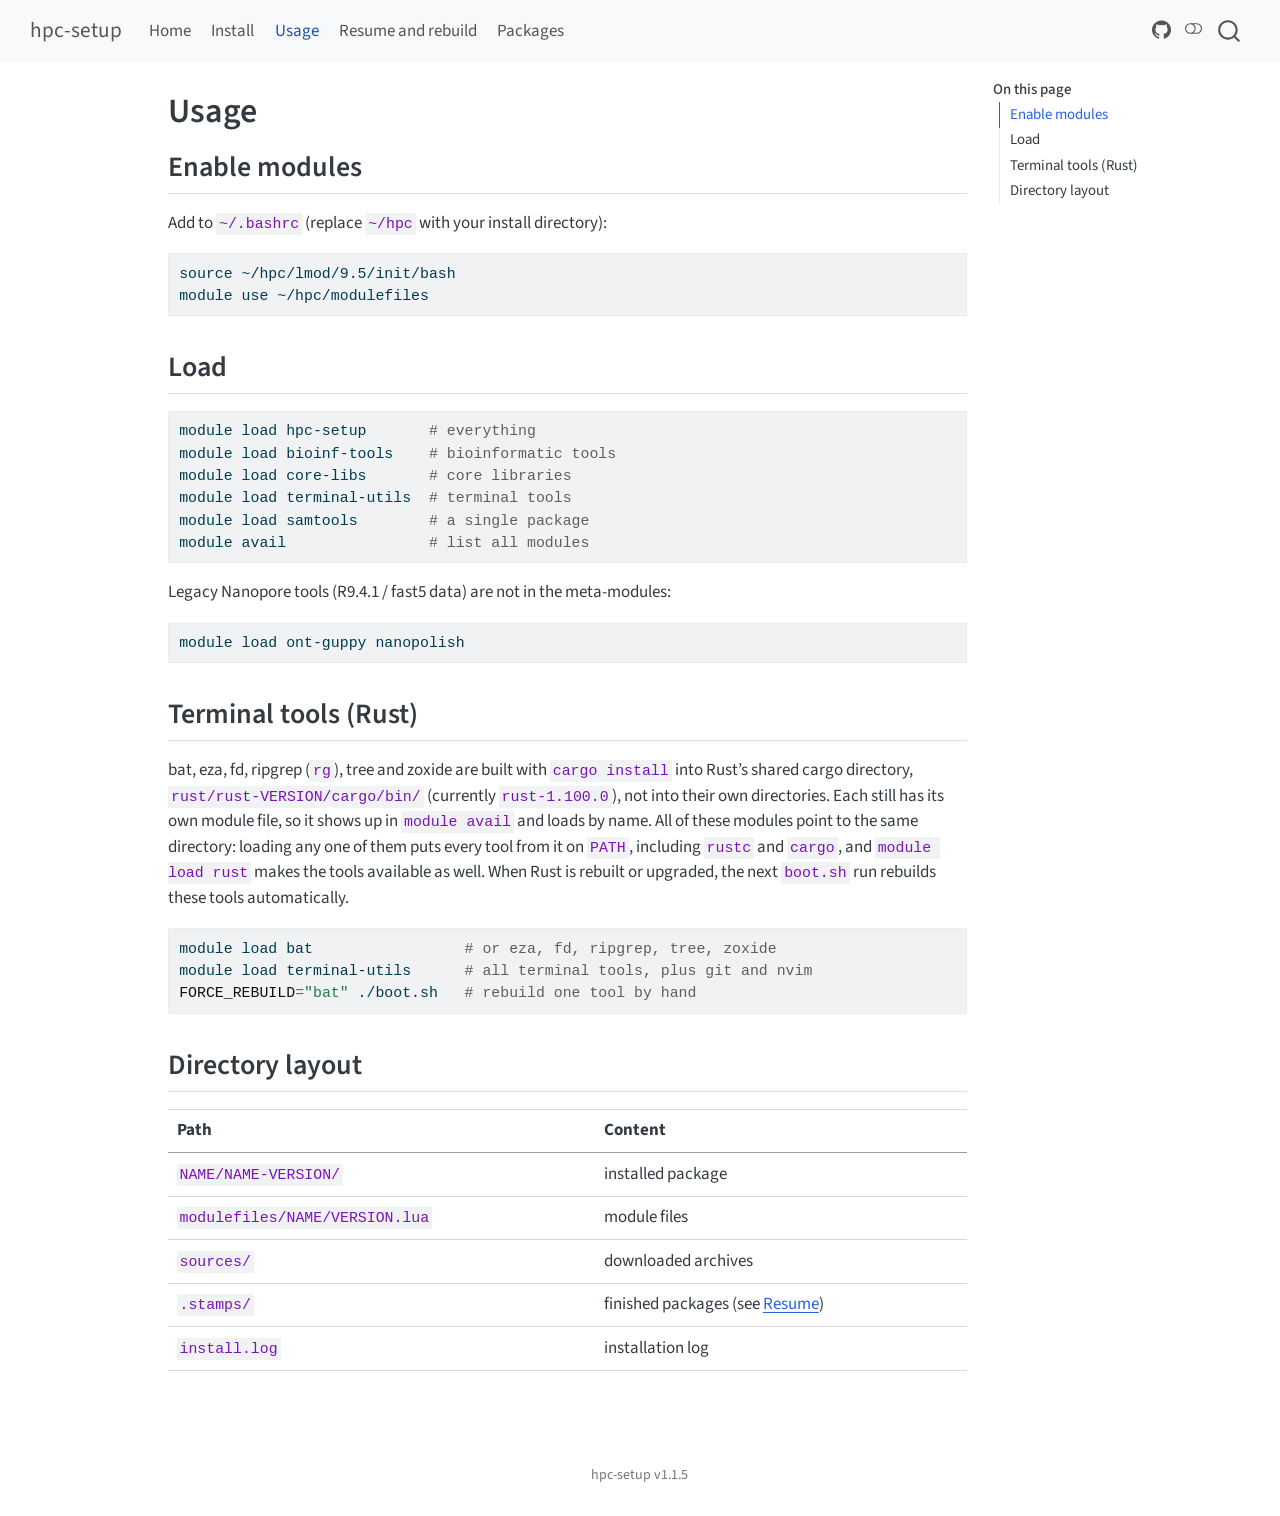
<file: docs/usage.html>
<!DOCTYPE html>
<html xmlns="http://www.w3.org/1999/xhtml" lang="en" xml:lang="en"><head>

<meta charset="utf-8">
<meta name="generator" content="quarto-1.11.9">

<meta name="viewport" content="width=device-width, initial-scale=1.0, user-scalable=yes">


<title>Usage – hpc-setup</title>
<style>
/* Default styles provided by pandoc.
** See https://pandoc.org/MANUAL.html#variables-for-html for config info.
*/
span.smallcaps{font-variant: small-caps;}
div.columns{display: flex; gap: 1.5em;}
div.column{flex: auto;}
@media screen {
div.columns{gap: min(4vw, 1.5em);}
div.column{overflow-x: auto;}
}
div.hanging-indent{margin-left: 1.5em; text-indent: -1.5em;}
ul.task-list{list-style: none;}
ul.task-list li input[type="checkbox"] {
  width: 0.8em;
  margin: 0 0.8em 0.2em -1em; /* quarto-specific, see https://github.com/quarto-dev/quarto-cli/issues/4556 */ 
  vertical-align: middle;
}
/* CSS for syntax highlighting */
html { -webkit-text-size-adjust: 100%; }
pre > code.sourceCode { white-space: pre; position: relative; }
pre > code.sourceCode > span { display: inline-block; line-height: 1.25; }
pre > code.sourceCode > span:empty { height: 1.2em; }
.sourceCode { overflow: visible; }
code.sourceCode > span { color: inherit; text-decoration: inherit; }
div.sourceCode { margin: 1em 0; }
pre.sourceCode { margin: 0; }
@media screen {
div.sourceCode { overflow: auto; }
}
@media print {
pre > code.sourceCode { white-space: pre-wrap; }
pre > code.sourceCode > span { text-indent: -5em; padding-left: 5em; }
}
pre.numberSource code
  { counter-reset: source-line 0; }
pre.numberSource code > span
  { position: relative; left: -4em; counter-increment: source-line; }
pre.numberSource code > span > a:first-child::before
  { content: counter(source-line);
    position: relative; left: -1em; text-align: right; vertical-align: baseline;
    border: none; display: inline-block;
    -webkit-touch-callout: none; -webkit-user-select: none;
    -khtml-user-select: none; -moz-user-select: none;
    -ms-user-select: none; user-select: none;
    padding: 0 4px; width: 4em;
  }
pre.numberSource { margin-left: 3em;  padding-left: 4px; }
div.sourceCode
  {   }
@media screen {
pre > code.sourceCode > span > a:first-child::before { text-decoration: underline; }
}
</style>


<script src="site_libs/quarto-nav/quarto-nav.js"></script>
<script src="site_libs/quarto-nav/headroom.min.js"></script>
<script src="site_libs/clipboard/clipboard.min.js"></script>
<script src="site_libs/quarto-search/autocomplete.umd.js"></script>
<script src="site_libs/quarto-search/fuse.min.js"></script>
<script src="site_libs/quarto-search/quarto-search.js"></script>
<meta name="quarto:offset" content="./">
<script src="site_libs/quarto-html/quarto.js" type="module"></script>
<script src="site_libs/quarto-html/tabsets/tabsets.js" type="module"></script>
<script src="site_libs/quarto-html/scrollable-regions/scrollable-regions.js" type="module"></script>
<script src="site_libs/quarto-html/popper.min.js"></script>
<script src="site_libs/quarto-html/tippy.umd.min.js"></script>
<script src="site_libs/quarto-html/anchor.min.js"></script>
<link href="site_libs/quarto-html/tippy.css" rel="stylesheet">
<link href="site_libs/quarto-html/quarto-syntax-highlighting-63b5708e65d6cd79cd7618c58d0c21e7.css" rel="stylesheet" class="quarto-color-scheme" id="quarto-text-highlighting-styles">
<link href="site_libs/quarto-html/quarto-syntax-highlighting-dark-447e42e69aaa9833c0ba1b986f430b20.css" rel="stylesheet" class="quarto-color-scheme quarto-color-alternate" id="quarto-text-highlighting-styles">
<link href="site_libs/quarto-html/quarto-syntax-highlighting-63b5708e65d6cd79cd7618c58d0c21e7.css" rel="stylesheet" class="quarto-color-scheme-extra" id="quarto-text-highlighting-styles">
<script src="site_libs/bootstrap/bootstrap.min.js"></script>
<link href="site_libs/bootstrap/bootstrap-icons.css" rel="stylesheet">
<link href="site_libs/bootstrap/bootstrap-f87761579a3f214d50408f5528e50e03.min.css" rel="stylesheet" append-hash="true" class="quarto-color-scheme" id="quarto-bootstrap" data-mode="light">
<link href="site_libs/bootstrap/bootstrap-dark-d4f8df8461a8fe6db02e05c4711d7be5.min.css" rel="stylesheet" append-hash="true" class="quarto-color-scheme quarto-color-alternate" id="quarto-bootstrap" data-mode="dark">
<link href="site_libs/bootstrap/bootstrap-f87761579a3f214d50408f5528e50e03.min.css" rel="stylesheet" append-hash="true" class="quarto-color-scheme-extra" id="quarto-bootstrap" data-mode="light">
<script id="quarto-search-options" type="application/json">{
  "location": "navbar",
  "copy-button": false,
  "collapse-after": 3,
  "panel-placement": "end",
  "type": "overlay",
  "limit": 50,
  "keyboard-shortcut": [
    "f",
    "/",
    "s"
  ],
  "show-item-context": false,
  "language": {
    "search-no-results-text": "No results",
    "search-matching-documents-text": "matching documents",
    "search-copy-link-title": "Copy link to search",
    "search-hide-matches-text": "Hide additional matches",
    "search-more-match-text": "more match in this document",
    "search-more-matches-text": "more matches in this document",
    "search-clear-button-title": "Clear",
    "search-text-placeholder": "",
    "search-detached-cancel-button-title": "Cancel",
    "search-submit-button-title": "Submit",
    "search-label": "Search"
  }
}</script>


</head>

<body class="nav-fixed quarto-light"><a id="quarto-skip-link" class="visually-hidden-focusable" href="#quarto-document-content">Skip to main content</a><script id="quarto-html-before-body" type="application/javascript">
    const toggleBodyColorMode = (bsSheetEl) => {
      const mode = bsSheetEl.getAttribute("data-mode");
      const bodyEl = window.document.querySelector("body");
      if (mode === "dark") {
        bodyEl.classList.add("quarto-dark");
        bodyEl.classList.remove("quarto-light");
      } else {
        bodyEl.classList.add("quarto-light");
        bodyEl.classList.remove("quarto-dark");
      }
    }
    const toggleBodyColorPrimary = () => {
      const bsSheetEl = window.document.querySelector("link#quarto-bootstrap:not([rel=disabled-stylesheet])");
      if (bsSheetEl) {
        toggleBodyColorMode(bsSheetEl);
      }
    }
    const setColorSchemeToggle = (alternate) => {
      const toggles = window.document.querySelectorAll('.quarto-color-scheme-toggle');
      for (let i=0; i < toggles.length; i++) {
        const toggle = toggles[i];
        if (toggle) {
          toggle.setAttribute("aria-checked", alternate ? "true" : "false");
          if (alternate) {
            toggle.classList.add("alternate");
          } else {
            toggle.classList.remove("alternate");
          }
        }
      }
    };
    const toggleColorMode = (alternate) => {
      // Switch the stylesheets
      const primaryStylesheets = window.document.querySelectorAll('link.quarto-color-scheme:not(.quarto-color-alternate)');
      const alternateStylesheets = window.document.querySelectorAll('link.quarto-color-scheme.quarto-color-alternate');
      manageTransitions('#quarto-margin-sidebar .nav-link', false);
      if (alternate) {
        // note: dark is layered on light, we don't disable primary!
        enableStylesheet(alternateStylesheets);
        for (const sheetNode of alternateStylesheets) {
          if (sheetNode.id === "quarto-bootstrap") {
            toggleBodyColorMode(sheetNode);
          }
        }
      } else {
        disableStylesheet(alternateStylesheets);
        enableStylesheet(primaryStylesheets)
        toggleBodyColorPrimary();
      }
      manageTransitions('#quarto-margin-sidebar .nav-link', true);
      // Switch the toggles
      setColorSchemeToggle(alternate)
    }
    // Hack to workaround the fact that safari doesn't
    // properly recolor the scrollbar when toggling (#1455).
    // Not run on load: stylesheets are set before first paint there, and
    // scrolling would undo the scroll to a URL fragment (#14973).
    // The one pixel nudge keeps the reader where they were.
    const refreshSafariScrollbar = () => {
      if (navigator.userAgent.indexOf('Safari') > 0 && navigator.userAgent.indexOf('Chrome') == -1) {
        manageTransitions("body", false);
        const scrollY = window.scrollY;
        window.scrollTo(0, scrollY > 0 ? scrollY - 1 : 1);
        setTimeout(() => {
          window.scrollTo(0, scrollY);
          manageTransitions("body", true);
        }, 40);
      }
    }
    const disableStylesheet = (stylesheets) => {
      for (let i=0; i < stylesheets.length; i++) {
        const stylesheet = stylesheets[i];
        stylesheet.rel = 'disabled-stylesheet';
      }
    }
    const enableStylesheet = (stylesheets) => {
      for (let i=0; i < stylesheets.length; i++) {
        const stylesheet = stylesheets[i];
        if(stylesheet.rel !== 'stylesheet') { // for Chrome, which will still FOUC without this check
          stylesheet.rel = 'stylesheet';
        }
      }
    }
    const manageTransitions = (selector, allowTransitions) => {
      const els = window.document.querySelectorAll(selector);
      for (let i=0; i < els.length; i++) {
        const el = els[i];
        if (allowTransitions) {
          el.classList.remove('notransition');
        } else {
          el.classList.add('notransition');
        }
      }
    }
    const isFileUrl = () => {
      return window.location.protocol === 'file:';
    }
    const hasAlternateSentinel = () => {
      let styleSentinel = getColorSchemeSentinel();
      if (styleSentinel !== null) {
        return styleSentinel === "alternate";
      } else {
        return false;
      }
    }
    const setStyleSentinel = (alternate) => {
      const value = alternate ? "alternate" : "default";
      if (!isFileUrl()) {
        window.localStorage.setItem("quarto-color-scheme", value);
      } else {
        localAlternateSentinel = value;
      }
    }
    const getColorSchemeSentinel = () => {
      if (!isFileUrl()) {
        const storageValue = window.localStorage.getItem("quarto-color-scheme");
        return storageValue != null ? storageValue : localAlternateSentinel;
      } else {
        return localAlternateSentinel;
      }
    }
    const toggleGiscusIfUsed = (isAlternate, darkModeDefault) => {
      const baseTheme = document.querySelector('#giscus-base-theme')?.value ?? 'light';
      const alternateTheme = document.querySelector('#giscus-alt-theme')?.value ?? 'dark';
      let newTheme = '';
      if(authorPrefersDark) {
        newTheme = isAlternate ? baseTheme : alternateTheme;
      } else {
        newTheme = isAlternate ? alternateTheme : baseTheme;
      }
      const changeGiscusTheme = () => {
        // From: https://github.com/giscus/giscus/issues/336
        const sendMessage = (message) => {
          const iframe = document.querySelector('iframe.giscus-frame');
          if (!iframe) return;
          iframe.contentWindow.postMessage({ giscus: message }, 'https://giscus.app');
        }
        sendMessage({
          setConfig: {
            theme: newTheme
          }
        });
      }
      const isGiscussLoaded = window.document.querySelector('iframe.giscus-frame') !== null;
      if (isGiscussLoaded) {
        changeGiscusTheme();
      }
    };
    const authorPrefersDark = false;
    const darkModeDefault = authorPrefersDark;
      document.querySelector('link#quarto-text-highlighting-styles.quarto-color-scheme-extra').rel = 'disabled-stylesheet';
      document.querySelector('link#quarto-bootstrap.quarto-color-scheme-extra').rel = 'disabled-stylesheet';
    let localAlternateSentinel = darkModeDefault ? 'alternate' : 'default';
    // Dark / light mode switch
    window.quartoToggleColorScheme = () => {
      // Read the current dark / light value
      let toAlternate = !hasAlternateSentinel();
      toggleColorMode(toAlternate);
      refreshSafariScrollbar();
      setStyleSentinel(toAlternate);
      toggleGiscusIfUsed(toAlternate, darkModeDefault);
      window.dispatchEvent(new Event('resize'));
    };
    // Switch to dark mode if need be
    if (hasAlternateSentinel()) {
      toggleColorMode(true);
    } else {
      toggleColorMode(false);
    }
  </script>

<div id="quarto-search-results"></div>
  <header id="quarto-header" class="headroom fixed-top">
    <nav class="navbar navbar-expand-lg " data-bs-theme="dark" aria-label="Site">
      <div class="navbar-container container-fluid">
      <div class="navbar-brand-container mx-auto">
    <a class="navbar-brand" href="./index.html">
    <span class="navbar-title">hpc-setup</span>
    </a>
  </div>
          <button class="navbar-toggler" type="button" data-bs-toggle="collapse" data-bs-target="#navbarCollapse" aria-controls="navbarCollapse" aria-expanded="false" aria-label="Toggle navigation" onclick="if (window.quartoToggleHeadroom) { window.quartoToggleHeadroom(); }">
  <span class="navbar-toggler-icon"></span>
</button>
          <div class="collapse navbar-collapse" id="navbarCollapse">
            <ul class="navbar-nav navbar-nav-scroll me-auto">
  <li class="nav-item">
    <a class="nav-link" href="./index.html"> 
<span class="menu-text">Home</span></a>
  </li>  
  <li class="nav-item">
    <a class="nav-link" href="./install.html"> 
<span class="menu-text">Install</span></a>
  </li>  
  <li class="nav-item">
    <a class="nav-link active" href="./usage.html" aria-current="page"> 
<span class="menu-text">Usage</span></a>
  </li>  
  <li class="nav-item">
    <a class="nav-link" href="./resume.html"> 
<span class="menu-text">Resume and rebuild</span></a>
  </li>  
  <li class="nav-item">
    <a class="nav-link" href="./packages.html"> 
<span class="menu-text">Packages</span></a>
  </li>  
</ul>
            <ul class="navbar-nav navbar-nav-scroll ms-auto">
  <li class="nav-item compact">
    <a class="nav-link" href="https://github.com/nucbio/hpc-setup"> <i class="bi bi-github" role="img">
</i> 
<span class="menu-text"></span></a>
  </li>  
</ul>
          </div> <!-- /navcollapse -->
            <div class="quarto-navbar-tools">
  <button type="button" role="switch" aria-checked="false" class="quarto-color-scheme-toggle quarto-navigation-tool  px-1" onclick="window.quartoToggleColorScheme(); return false;" title="Toggle dark mode" aria-label="Toggle dark mode"><i class="bi"></i></button>
</div>
            <div id="quarto-search" class="" title="Search"></div>
      </div> <!-- /container-fluid -->
    </nav>
</header>
<!-- content -->
<div id="quarto-content" class="quarto-container page-columns page-rows-contents page-layout-article page-navbar">
<!-- sidebar -->
<!-- margin-sidebar -->
    <div id="quarto-margin-sidebar" class="sidebar margin-sidebar">
        <nav id="TOC" role="doc-toc" aria-labelledby="toc-title" class="toc-active">
    <h2 id="toc-title">On this page</h2>
   
  <ul>
  <li><a href="#enable-modules" id="toc-enable-modules" class="nav-link active" data-scroll-target="#enable-modules">Enable modules</a></li>
  <li><a href="#load" id="toc-load" class="nav-link" data-scroll-target="#load">Load</a></li>
  <li><a href="#terminal-tools-rust" id="toc-terminal-tools-rust" class="nav-link" data-scroll-target="#terminal-tools-rust">Terminal tools (Rust)</a></li>
  <li><a href="#directory-layout" id="toc-directory-layout" class="nav-link" data-scroll-target="#directory-layout">Directory layout</a></li>
  </ul>
</nav>
    </div>
<!-- main -->
<main class="content" id="quarto-document-content" tabindex="-1">


<header id="title-block-header" class="quarto-title-block default">
<div class="quarto-title">
<h1 class="title">Usage</h1>
</div>



<div class="quarto-title-meta">

    
  
    
  </div>
  


</header>


<section id="enable-modules" class="level2">
<h2 class="anchored" data-anchor-id="enable-modules">Enable modules</h2>
<p>Add to <code>~/.bashrc</code> (replace <code>~/hpc</code> with your install directory):</p>
<div class="code-copy-outer-scaffold"><div class="sourceCode" id="cb1"><pre class="sourceCode bash code-with-copy"><code class="sourceCode bash"><span id="cb1-1"><a href="#cb1-1" aria-hidden="true" tabindex="-1"></a><span class="bu">source</span> ~/hpc/lmod/9.5/init/bash</span>
<span id="cb1-2"><a href="#cb1-2" aria-hidden="true" tabindex="-1"></a><span class="ex">module</span> use ~/hpc/modulefiles</span></code></pre></div><button title="Copy to Clipboard" class="code-copy-button"><i class="bi"></i></button></div>
</section>
<section id="load" class="level2">
<h2 class="anchored" data-anchor-id="load">Load</h2>
<div class="code-copy-outer-scaffold"><div class="sourceCode" id="cb2"><pre class="sourceCode bash code-with-copy"><code class="sourceCode bash"><span id="cb2-1"><a href="#cb2-1" aria-hidden="true" tabindex="-1"></a><span class="ex">module</span> load hpc-setup       <span class="co"># everything</span></span>
<span id="cb2-2"><a href="#cb2-2" aria-hidden="true" tabindex="-1"></a><span class="ex">module</span> load bioinf-tools    <span class="co"># bioinformatic tools</span></span>
<span id="cb2-3"><a href="#cb2-3" aria-hidden="true" tabindex="-1"></a><span class="ex">module</span> load core-libs       <span class="co"># core libraries</span></span>
<span id="cb2-4"><a href="#cb2-4" aria-hidden="true" tabindex="-1"></a><span class="ex">module</span> load terminal-utils  <span class="co"># terminal tools</span></span>
<span id="cb2-5"><a href="#cb2-5" aria-hidden="true" tabindex="-1"></a><span class="ex">module</span> load samtools        <span class="co"># a single package</span></span>
<span id="cb2-6"><a href="#cb2-6" aria-hidden="true" tabindex="-1"></a><span class="ex">module</span> avail                <span class="co"># list all modules</span></span></code></pre></div><button title="Copy to Clipboard" class="code-copy-button"><i class="bi"></i></button></div>
<p>Legacy Nanopore tools (R9.4.1 / fast5 data) are not in the meta-modules:</p>
<div class="code-copy-outer-scaffold"><div class="sourceCode" id="cb3"><pre class="sourceCode bash code-with-copy"><code class="sourceCode bash"><span id="cb3-1"><a href="#cb3-1" aria-hidden="true" tabindex="-1"></a><span class="ex">module</span> load ont-guppy nanopolish</span></code></pre></div><button title="Copy to Clipboard" class="code-copy-button"><i class="bi"></i></button></div>
</section>
<section id="terminal-tools-rust" class="level2">
<h2 class="anchored" data-anchor-id="terminal-tools-rust">Terminal tools (Rust)</h2>
<p>bat, eza, fd, ripgrep (<code>rg</code>), tree and zoxide are built with <code>cargo install</code> into Rust’s shared cargo directory, <code>rust/rust-VERSION/cargo/bin/</code> (currently <code>rust-1.100.0</code>), not into their own directories. Each still has its own module file, so it shows up in <code>module avail</code> and loads by name. All of these modules point to the same directory: loading any one of them puts every tool from it on <code>PATH</code>, including <code>rustc</code> and <code>cargo</code>, and <code>module load rust</code> makes the tools available as well. When Rust is rebuilt or upgraded, the next <code>boot.sh</code> run rebuilds these tools automatically.</p>
<div class="code-copy-outer-scaffold"><div class="sourceCode" id="cb4"><pre class="sourceCode bash code-with-copy"><code class="sourceCode bash"><span id="cb4-1"><a href="#cb4-1" aria-hidden="true" tabindex="-1"></a><span class="ex">module</span> load bat                 <span class="co"># or eza, fd, ripgrep, tree, zoxide</span></span>
<span id="cb4-2"><a href="#cb4-2" aria-hidden="true" tabindex="-1"></a><span class="ex">module</span> load terminal-utils      <span class="co"># all terminal tools, plus git and nvim</span></span>
<span id="cb4-3"><a href="#cb4-3" aria-hidden="true" tabindex="-1"></a><span class="va">FORCE_REBUILD</span><span class="op">=</span><span class="st">"bat"</span> <span class="ex">./boot.sh</span>   <span class="co"># rebuild one tool by hand</span></span></code></pre></div><button title="Copy to Clipboard" class="code-copy-button"><i class="bi"></i></button></div>
</section>
<section id="directory-layout" class="level2">
<h2 class="anchored" data-anchor-id="directory-layout">Directory layout</h2>
<table class="caption-top table">
<thead>
<tr class="header">
<th>Path</th>
<th>Content</th>
</tr>
</thead>
<tbody>
<tr class="odd">
<td><code>NAME/NAME-VERSION/</code></td>
<td>installed package</td>
</tr>
<tr class="even">
<td><code>modulefiles/NAME/VERSION.lua</code></td>
<td>module files</td>
</tr>
<tr class="odd">
<td><code>sources/</code></td>
<td>downloaded archives</td>
</tr>
<tr class="even">
<td><code>.stamps/</code></td>
<td>finished packages (see <a href="./resume.html">Resume</a>)</td>
</tr>
<tr class="odd">
<td><code>install.log</code></td>
<td>installation log</td>
</tr>
</tbody>
</table>


</section>

</main> <!-- /main -->
<script id="quarto-html-after-body" type="application/javascript">
  window.document.addEventListener("DOMContentLoaded", function (event) {
    // Ensure there is a toggle, if there isn't float one in the top right
    if (window.document.querySelector('.quarto-color-scheme-toggle') === null) {
      const toggle = window.document.createElement('button');
      toggle.type = "button";
      toggle.setAttribute("role", "switch");
      toggle.setAttribute("aria-checked", "false");
      toggle.classList.add('top-right');
      toggle.classList.add('quarto-color-scheme-toggle');
      toggle.setAttribute("aria-label", "Toggle dark mode");
      toggle.onclick = function() { try { window.quartoToggleColorScheme(); } catch {} return false; };
      const i = window.document.createElement("i");
      i.classList.add('bi');
      toggle.appendChild(i);
      // Put the toggle in a landmark of its own, so that landmark navigation
      // can reach it.
      //
      // The container is always a fresh direct child of body, and the toggle is
      // never moved into page furniture that the theme or the author controls.
      // The toggle is positioned against the page, so any ancestor that
      // establishes a containing block captures it: a positioned element or a
      // grid for position: absolute, and transform, filter, will-change or
      // contain for position: fixed. A direct child of body has none of these
      // to inherit, and the shift when one appears is silent and visual.
      //
      // ARIA says a document should have at most one banner, and axe reports a
      // duplicate whether or not the banners carry distinct labels. So use a
      // header when the page has no banner yet, and a named region otherwise.
      //
      // A header is a banner wherever it sits, unless it is inside sectioning
      // content, so this cannot just look at the children of body: a custom
      // page layout wraps the title block header in a plain div. An explicit
      // role="banner" always counts.
      const sectioning = 'article, aside, main, nav, section, [role="article"], [role="complementary"], [role="main"], [role="navigation"], [role="region"]';
      const hasBanner = Array.from(
        window.document.querySelectorAll('header:not([role]), [role="banner"]')
      ).some(function(el) {
        return el.hasAttribute("role") || el.closest(sectioning) === null;
      });
      const container = window.document.createElement(hasBanner ? "div" : "header");
      if (hasBanner) {
        container.setAttribute("role", "region");
        container.setAttribute("aria-label", "Toggle dark mode");
      }
      container.classList.add('quarto-color-scheme-toggle-container');
      container.appendChild(toggle);
      window.document.body.appendChild(container);
    }
    setColorSchemeToggle(hasAlternateSentinel())
    const icon = "";
    const anchorJS = new window.AnchorJS();
    anchorJS.options = {
      placement: 'right',
      icon: icon
    };
    anchorJS.add('.anchored');
    const isCodeAnnotation = (el) => {
      for (const clz of el.classList) {
        if (clz.startsWith('code-annotation-')) {                     
          return true;
        }
      }
      return false;
    }
    const onCopySuccess = function(e) {
      // button target
      const button = e.trigger;
      // don't keep focus
      button.blur();
      // flash "checked"
      button.classList.add('code-copy-button-checked');
      var currentTitle = button.getAttribute("title");
      button.setAttribute("title", "Copied!");
      let tooltip;
      if (window.bootstrap) {
        button.setAttribute("data-bs-toggle", "tooltip");
        button.setAttribute("data-bs-placement", "left");
        button.setAttribute("data-bs-title", "Copied!");
        tooltip = new bootstrap.Tooltip(button, 
          { trigger: "manual", 
            customClass: "code-copy-button-tooltip",
            offset: [0, -8]});
        tooltip.show();    
      }
      setTimeout(function() {
        if (tooltip) {
          tooltip.hide();
          button.removeAttribute("data-bs-title");
          button.removeAttribute("data-bs-toggle");
          button.removeAttribute("data-bs-placement");
        }
        button.setAttribute("title", currentTitle);
        button.classList.remove('code-copy-button-checked');
      }, 1000);
      // clear code selection
      e.clearSelection();
    }
    const getTextToCopy = function(trigger) {
      const outerScaffold = trigger.parentElement.cloneNode(true);
      const codeEl = outerScaffold.querySelector('code');
      for (const childEl of codeEl.children) {
        if (isCodeAnnotation(childEl)) {
          childEl.remove();
        }
      }
      return codeEl.innerText;
    }
    const clipboard = new window.ClipboardJS('.code-copy-button:not([data-in-quarto-modal])', {
      text: getTextToCopy
    });
    clipboard.on('success', onCopySuccess);
    if (window.document.getElementById('quarto-embedded-source-code-modal')) {
      const clipboardModal = new window.ClipboardJS('.code-copy-button[data-in-quarto-modal]', {
        text: getTextToCopy,
        container: window.document.getElementById('quarto-embedded-source-code-modal')
      });
      clipboardModal.on('success', onCopySuccess);
    }
      var localhostRegex = new RegExp(/^(?:http|https):\/\/localhost\:?[0-9]*\//);
      var mailtoRegex = new RegExp(/^mailto:/);
        var filterRegex = new RegExp('/' + window.location.host + '/');
      var isInternal = (href) => {
          return filterRegex.test(href) || localhostRegex.test(href) || mailtoRegex.test(href);
      }
      // Inspect non-navigation links and adorn them if external
      window.quartoDecorateExternalLinks = function (root) {
     var links = (root || window.document).querySelectorAll('a[href]:not(.nav-link):not(.navbar-brand):not(.toc-action):not(.sidebar-link):not(.sidebar-item-toggle):not(.pagination-link):not(.no-external):not([aria-hidden]):not(.dropdown-item):not(.quarto-navigation-tool):not(.about-link)');
      for (var i=0; i<links.length; i++) {
        const link = links[i];
        if (!isInternal(link.href)) {
          // undo the damage that might have been done by quarto-nav.js in the case of
          // links that we want to consider external
          if (link.dataset.originalHref !== undefined) {
            link.href = link.dataset.originalHref;
          }
          if (!link.classList.contains('no-external-icon')) {
          }
        }
      }
      };
      window.quartoDecorateExternalLinks(window.document);
    // Esc closes the popup (WCAG 1.4.13) and focus leaving both trigger and
    // popup closes it (WCAG 2.4.11); tippy handles neither for interactive popups.
    const hideOnEscAndFocusOut = {
      name: 'hideOnEscAndFocusOut',
      defaultValue: true,
      fn(instance) {
        const dismiss = () => {
          // A show scheduled by the trigger delay would otherwise reopen it
          instance.clearDelayTimeouts();
          instance.hide();
        };
        const onKeyDown = (event) => {
          if (event.key !== 'Escape') {
            return;
          }
          // Keep Esc from also reaching page handlers (e.g. reveal.js overview),
          // except an open reveal.js slide menu, which Esc should close too.
          // The menu handles keys only when its keyboard option is on.
          const menuHandlesEsc = window.Reveal?.getPlugin?.('menu')?.isOpen() &&
            window.Reveal.getConfig().menu?.keyboard !== false;
          if (!menuHandlesEsc) {
            event.stopPropagation();
          }
          if (instance.popper.contains(window.document.activeElement)) {
            // Disabled while refocusing so the focus trigger does not reopen it
            instance.disable();
            instance.reference.focus();
            instance.enable();
          }
          dismiss();
        };
        const onFocusOut = (event) => {
          const target = event.relatedTarget;
          if (target && !instance.reference.contains(target) &&
              !instance.popper.contains(target)) {
            dismiss();
          }
        };
        // On the trigger too: a click trigger (code-annotations: select) has no
        // blur handling. Attached for the instance's lifetime so leaving the
        // trigger also cancels a show still pending on the trigger delay.
        instance.reference.addEventListener('focusout', onFocusOut);
        return {
          onShow() {
            window.document.addEventListener('keydown', onKeyDown, true);
            instance.popper.addEventListener('focusout', onFocusOut);
          },
          onHide() {
            window.document.removeEventListener('keydown', onKeyDown, true);
            instance.popper.removeEventListener('focusout', onFocusOut);
          },
          onDestroy() {
            instance.reference.removeEventListener('focusout', onFocusOut);
          },
        };
      },
    };
    function tippyHover(el, contentFn, onTriggerFn, onUntriggerFn) {
      const config = {
        allowHTML: true,
        maxWidth: 500,
        delay: 100,
        arrow: false,
        appendTo: function(el) {
            return el.parentElement;
        },
        interactive: true,
        interactiveBorder: 10,
        theme: 'quarto',
        placement: 'bottom-start',
        plugins: [hideOnEscAndFocusOut],
      };
      if (contentFn) {
        config.content = contentFn;
      }
      if (onTriggerFn) {
        config.onTrigger = onTriggerFn;
      }
      if (onUntriggerFn) {
        config.onUntrigger = onUntriggerFn;
      }
      window.tippy(el, config); 
    }
    const noterefs = window.document.querySelectorAll('a[role="doc-noteref"]');
    for (var i=0; i<noterefs.length; i++) {
      const ref = noterefs[i];
      tippyHover(ref, function() {
        // use id or data attribute instead here
        let href = ref.getAttribute('data-footnote-href') || ref.getAttribute('href');
        try { href = new URL(href).hash; } catch {}
        const id = href.replace(/^#\/?/, "");
        const note = window.document.getElementById(id);
        if (note) {
          return note.innerHTML;
        } else {
          return "";
        }
      });
    }
    const xrefs = window.document.querySelectorAll('a.quarto-xref');
    const processXRef = (id, note) => {
      // Strip column container classes
      const stripColumnClz = (el) => {
        el.classList.remove("page-full", "page-columns");
        if (el.children) {
          for (const child of el.children) {
            stripColumnClz(child);
          }
        }
      }
      stripColumnClz(note)
      if (id === null || id.startsWith('sec-')) {
        // Special case sections, only their first couple elements
        const container = document.createElement("div");
        if (note.children && note.children.length > 2) {
          container.appendChild(note.children[0].cloneNode(true));
          for (let i = 1; i < note.children.length; i++) {
            const child = note.children[i];
            if (child.tagName === "P" && child.innerText === "") {
              continue;
            } else {
              container.appendChild(child.cloneNode(true));
              break;
            }
          }
          if (window.Quarto?.typesetMath) {
            window.Quarto.typesetMath(container);
          }
          return container.innerHTML
        } else {
          if (window.Quarto?.typesetMath) {
            window.Quarto.typesetMath(note);
          }
          return note.innerHTML;
        }
      } else {
        // Remove any anchor links if they are present
        const anchorLink = note.querySelector('a.anchorjs-link');
        if (anchorLink) {
          anchorLink.remove();
        }
        if (window.Quarto?.typesetMath) {
          window.Quarto.typesetMath(note);
        }
        if (note.classList.contains("callout")) {
          return note.outerHTML;
        } else {
          return note.innerHTML;
        }
      }
    }
    for (var i=0; i<xrefs.length; i++) {
      const xref = xrefs[i];
      tippyHover(xref, undefined, function(instance) {
        instance.disable();
        let url = xref.getAttribute('href');
        let hash = undefined; 
        if (url.startsWith('#')) {
          hash = url;
        } else {
          try { hash = new URL(url).hash; } catch {}
        }
        if (hash) {
          const id = hash.replace(/^#\/?/, "");
          const note = window.document.getElementById(id);
          if (note !== null) {
            try {
              const html = processXRef(id, note.cloneNode(true));
              instance.setContent(html);
            } finally {
              instance.enable();
              instance.show();
            }
          } else {
            // See if we can fetch this
            fetch(url.split('#')[0])
            .then(res => res.text())
            .then(html => {
              const parser = new DOMParser();
              const htmlDoc = parser.parseFromString(html, "text/html");
              const note = htmlDoc.getElementById(id);
              if (note !== null) {
                const html = processXRef(id, note);
                instance.setContent(html);
              } 
            }).finally(() => {
              instance.enable();
              instance.show();
            });
          }
        } else {
          // See if we can fetch a full url (with no hash to target)
          // This is a special case and we should probably do some content thinning / targeting
          fetch(url)
          .then(res => res.text())
          .then(html => {
            const parser = new DOMParser();
            const htmlDoc = parser.parseFromString(html, "text/html");
            const note = htmlDoc.querySelector('main.content');
            if (note !== null) {
              // This should only happen for chapter cross references
              // (since there is no id in the URL)
              // remove the first header
              if (note.children.length > 0 && note.children[0].tagName === "HEADER") {
                note.children[0].remove();
              }
              const html = processXRef(null, note);
              instance.setContent(html);
            } 
          }).finally(() => {
            instance.enable();
            instance.show();
          });
        }
      }, function(instance) {
      });
    }
        let selectedAnnoteEl;
        const selectorForAnnotation = ( cell, annotation) => {
          let cellAttr = 'data-code-cell="' + cell + '"';
          let lineAttr = 'data-code-annotation="' +  annotation + '"';
          const selector = 'span[' + cellAttr + '][' + lineAttr + ']';
          return selector;
        }
        const selectCodeLines = (annoteEl) => {
          const doc = window.document;
          const targetCell = annoteEl.getAttribute("data-target-cell");
          const targetAnnotation = annoteEl.getAttribute("data-target-annotation");
          const annoteSpan = window.document.querySelector(selectorForAnnotation(targetCell, targetAnnotation));
          const lines = annoteSpan.getAttribute("data-code-lines").split(",");
          const lineIds = lines.map((line) => {
            return targetCell + "-" + line;
          })
          // Each band is positioned against its own containing block, which is
          // not the offsetParent of the lines, so place it from client rects.
          const placeBand = (band, firstEl, lastEl, codeBlock) => {
            const container = band.offsetParent;
            if (container === null) {
              return;
            }
            const containerRect = container.getBoundingClientRect();
            // Reveal.js scales slides with a transform, so convert client
            // pixels back to the CSS pixels of the container.
            const scale = containerRect.height / container.offsetHeight || 1;
            const firstRect = firstEl.getBoundingClientRect();
            const lastRect = lastEl.getBoundingClientRect();
            const top = (firstRect.top - containerRect.top) / scale - container.clientTop + container.scrollTop;
            const height = (lastRect.bottom - firstRect.top) / scale;
            band.style.top = top - 2 + "px";
            band.style.height = height + 4 + "px";
            if (codeBlock) {
              // Without the copy button wrapper, the containing block is wider
              // than the code block, so span the code block explicitly.
              const blockRect = codeBlock.getBoundingClientRect();
              band.style.left = (blockRect.left - containerRect.left) / scale - container.clientLeft + container.scrollLeft + "px";
              band.style.width = blockRect.width / scale + "px";
            }
          };
          if (lineIds.length > 0) {
            const el = window.document.getElementById(lineIds[0]);
            const lastEl = window.document.getElementById(lineIds[lineIds.length - 1]);
            const parent = el.parentElement.parentElement;
            // cook up a div (if necessary) and position it
            let div = window.document.getElementById("code-annotation-line-highlight");
            if (div === null) {
              div = window.document.createElement("div");
              div.setAttribute("id", "code-annotation-line-highlight");
              div.style.position = 'absolute';
              parent.appendChild(div);
            }
            placeBand(div, el, lastEl, parent.closest("div.sourceCode") || parent);
            let gutterDiv = window.document.getElementById("code-annotation-line-highlight-gutter");
            if (gutterDiv === null) {
              gutterDiv = window.document.createElement("div");
              gutterDiv.setAttribute("id", "code-annotation-line-highlight-gutter");
              gutterDiv.style.position = 'absolute';
              const codeCell = window.document.getElementById(targetCell);
              const gutter = codeCell.querySelector('.code-annotation-gutter');
              gutter.appendChild(gutterDiv);
            }
            placeBand(gutterDiv, el, lastEl);
            selectedAnnoteEl = annoteEl;
          }
        };
        const unselectCodeLines = () => {
          const elementsIds = ["code-annotation-line-highlight", "code-annotation-line-highlight-gutter"];
          elementsIds.forEach((elId) => {
            const div = window.document.getElementById(elId);
            if (div) {
              div.remove();
            }
          });
          selectedAnnoteEl = undefined;
        };
          // Handle positioning of the toggle
      window.addEventListener(
        "resize",
        throttle(() => {
          elRect = undefined;
          if (selectedAnnoteEl) {
            selectCodeLines(selectedAnnoteEl);
          }
        }, 10)
      );
      function throttle(fn, ms) {
      let throttle = false;
      let timer;
        return (...args) => {
          if(!throttle) { // first call gets through
              fn.apply(this, args);
              throttle = true;
          } else { // all the others get throttled
              if(timer) clearTimeout(timer); // cancel #2
              timer = setTimeout(() => {
                fn.apply(this, args);
                timer = throttle = false;
              }, ms);
          }
        };
      }
        // Attach click handler to the DT
        const annoteDls = window.document.querySelectorAll('dt[data-target-cell]');
        for (const annoteDlNode of annoteDls) {
          annoteDlNode.addEventListener('click', (event) => {
            const clickedEl = event.target;
            if (clickedEl !== selectedAnnoteEl) {
              unselectCodeLines();
              const activeEl = window.document.querySelector('dt[data-target-cell].code-annotation-active');
              if (activeEl) {
                activeEl.classList.remove('code-annotation-active');
              }
              selectCodeLines(clickedEl);
              clickedEl.classList.add('code-annotation-active');
            } else {
              // Unselect the line
              unselectCodeLines();
              clickedEl.classList.remove('code-annotation-active');
            }
          });
        }
    const findCites = (el) => {
      const parentEl = el.parentElement;
      if (parentEl) {
        const cites = parentEl.dataset.cites;
        if (cites) {
          return {
            el,
            cites: cites.split(' ')
          };
        } else {
          return findCites(el.parentElement)
        }
      } else {
        return undefined;
      }
    };
    var bibliorefs = window.document.querySelectorAll('a[role="doc-biblioref"]');
    for (var i=0; i<bibliorefs.length; i++) {
      const ref = bibliorefs[i];
      const citeInfo = findCites(ref);
      if (citeInfo) {
        tippyHover(citeInfo.el, function() {
          var popup = window.document.createElement('div');
          citeInfo.cites.forEach(function(cite) {
            var citeDiv = window.document.createElement('div');
            citeDiv.classList.add('hanging-indent');
            citeDiv.classList.add('csl-entry');
            var biblioDiv = window.document.getElementById('ref-' + cite);
            if (biblioDiv) {
              citeDiv.innerHTML = biblioDiv.innerHTML;
            }
            popup.appendChild(citeDiv);
          });
          return popup.innerHTML;
        });
      }
    }
  });
  </script>
  <script type="application/javascript">
  window.quartoScrollableRegionsLabels = {"code":"Scrollable code","output":"Scrollable output"};
  </script>
</div> <!-- /content -->
<footer class="footer">
  <div class="nav-footer">
    <div class="nav-footer-left">
      &nbsp;
    </div>   
    <div class="nav-footer-center">
<p>hpc-setup v1.1.5</p>
</div>
    <div class="nav-footer-right">
      &nbsp;
    </div>
  </div>
</footer>




</body></html>
</file>
<file: docs/site_libs/quarto-html/tippy.css>
.tippy-box[data-animation=fade][data-state=hidden]{opacity:0}[data-tippy-root]{max-width:calc(100vw - 10px)}.tippy-box{position:relative;background-color:#333;color:#fff;border-radius:4px;font-size:14px;line-height:1.4;white-space:normal;outline:0;transition-property:transform,visibility,opacity}.tippy-box[data-placement^=top]>.tippy-arrow{bottom:0}.tippy-box[data-placement^=top]>.tippy-arrow:before{bottom:-7px;left:0;border-width:8px 8px 0;border-top-color:initial;transform-origin:center top}.tippy-box[data-placement^=bottom]>.tippy-arrow{top:0}.tippy-box[data-placement^=bottom]>.tippy-arrow:before{top:-7px;left:0;border-width:0 8px 8px;border-bottom-color:initial;transform-origin:center bottom}.tippy-box[data-placement^=left]>.tippy-arrow{right:0}.tippy-box[data-placement^=left]>.tippy-arrow:before{border-width:8px 0 8px 8px;border-left-color:initial;right:-7px;transform-origin:center left}.tippy-box[data-placement^=right]>.tippy-arrow{left:0}.tippy-box[data-placement^=right]>.tippy-arrow:before{left:-7px;border-width:8px 8px 8px 0;border-right-color:initial;transform-origin:center right}.tippy-box[data-inertia][data-state=visible]{transition-timing-function:cubic-bezier(.54,1.5,.38,1.11)}.tippy-arrow{width:16px;height:16px;color:#333}.tippy-arrow:before{content:"";position:absolute;border-color:transparent;border-style:solid}.tippy-content{position:relative;padding:5px 9px;z-index:1}
</file>
<file: docs/site_libs/quarto-html/quarto-syntax-highlighting-63b5708e65d6cd79cd7618c58d0c21e7.css>
/* quarto syntax highlight colors */
:root {
  --quarto-hl-ot-color: #003B4F;
  --quarto-hl-at-color: #657422;
  --quarto-hl-ss-color: #20794D;
  --quarto-hl-an-color: #5E5E5E;
  --quarto-hl-fu-color: #4758AB;
  --quarto-hl-st-color: #20794D;
  --quarto-hl-cf-color: #003B4F;
  --quarto-hl-op-color: #5E5E5E;
  --quarto-hl-er-color: #AD0000;
  --quarto-hl-bn-color: #AD0000;
  --quarto-hl-al-color: #AD0000;
  --quarto-hl-va-color: #111111;
  --quarto-hl-bu-color: inherit;
  --quarto-hl-ex-color: inherit;
  --quarto-hl-pp-color: #AD0000;
  --quarto-hl-in-color: #5E5E5E;
  --quarto-hl-vs-color: #20794D;
  --quarto-hl-wa-color: #5E5E5E;
  --quarto-hl-do-color: #5E5E5E;
  --quarto-hl-im-color: #00769E;
  --quarto-hl-ch-color: #20794D;
  --quarto-hl-dt-color: #AD0000;
  --quarto-hl-fl-color: #AD0000;
  --quarto-hl-co-color: #5E5E5E;
  --quarto-hl-cv-color: #5E5E5E;
  --quarto-hl-cn-color: #8f5902;
  --quarto-hl-sc-color: #5E5E5E;
  --quarto-hl-dv-color: #AD0000;
  --quarto-hl-kw-color: #003B4F;
}

/* other quarto variables */
:root {
  --quarto-font-monospace: SFMono-Regular, Menlo, Monaco, Consolas, "Liberation Mono", "Courier New", monospace;
}

/* syntax highlight based on Pandoc's rules */
pre > code.sourceCode > span {
  color: #003B4F;
}

code.sourceCode > span {
  color: #003B4F;
}

div.sourceCode,
div.sourceCode pre.sourceCode {
  color: #003B4F;
}

/* Normal */
code span {
  color: #003B4F;
}

/* Alert */
code span.al {
  color: #AD0000;
  font-style: inherit;
}

/* Annotation */
code span.an {
  color: #5E5E5E;
  font-style: inherit;
}

/* Attribute */
code span.at {
  color: #657422;
  font-style: inherit;
}

/* BaseN */
code span.bn {
  color: #AD0000;
  font-style: inherit;
}

/* BuiltIn */
code span.bu {
  font-style: inherit;
}

/* ControlFlow */
code span.cf {
  color: #003B4F;
  font-weight: bold;
  font-style: inherit;
}

/* Char */
code span.ch {
  color: #20794D;
  font-style: inherit;
}

/* Constant */
code span.cn {
  color: #8f5902;
  font-style: inherit;
}

/* Comment */
code span.co {
  color: #5E5E5E;
  font-style: inherit;
}

/* CommentVar */
code span.cv {
  color: #5E5E5E;
  font-style: italic;
}

/* Documentation */
code span.do {
  color: #5E5E5E;
  font-style: italic;
}

/* DataType */
code span.dt {
  color: #AD0000;
  font-style: inherit;
}

/* DecVal */
code span.dv {
  color: #AD0000;
  font-style: inherit;
}

/* Error */
code span.er {
  color: #AD0000;
  font-style: inherit;
}

/* Extension */
code span.ex {
  font-style: inherit;
}

/* Float */
code span.fl {
  color: #AD0000;
  font-style: inherit;
}

/* Function */
code span.fu {
  color: #4758AB;
  font-style: inherit;
}

/* Import */
code span.im {
  color: #00769E;
  font-style: inherit;
}

/* Information */
code span.in {
  color: #5E5E5E;
  font-style: inherit;
}

/* Keyword */
code span.kw {
  color: #003B4F;
  font-weight: bold;
  font-style: inherit;
}

/* Operator */
code span.op {
  color: #5E5E5E;
  font-style: inherit;
}

/* Other */
code span.ot {
  color: #003B4F;
  font-style: inherit;
}

/* Preprocessor */
code span.pp {
  color: #AD0000;
  font-style: inherit;
}

/* SpecialChar */
code span.sc {
  color: #5E5E5E;
  font-style: inherit;
}

/* SpecialString */
code span.ss {
  color: #20794D;
  font-style: inherit;
}

/* String */
code span.st {
  color: #20794D;
  font-style: inherit;
}

/* Variable */
code span.va {
  color: #111111;
  font-style: inherit;
}

/* VerbatimString */
code span.vs {
  color: #20794D;
  font-style: inherit;
}

/* Warning */
code span.wa {
  color: #5E5E5E;
  font-style: italic;
}

.prevent-inlining {
  content: "</";
}

/*# sourceMappingURL=054cc16b9e9817627be6994582d2ffb5.css.map */
</file>
<file: docs/site_libs/quarto-html/quarto-syntax-highlighting-dark-447e42e69aaa9833c0ba1b986f430b20.css>
/* quarto syntax highlight colors */
:root {
  --quarto-hl-al-color: #f07178;
  --quarto-hl-an-color: #d4d0ab;
  --quarto-hl-at-color: #00e0e0;
  --quarto-hl-bn-color: #d4d0ab;
  --quarto-hl-bu-color: #abe338;
  --quarto-hl-ch-color: #abe338;
  --quarto-hl-co-color: #f8f8f2;
  --quarto-hl-cv-color: #ffd700;
  --quarto-hl-cn-color: #ffd700;
  --quarto-hl-cf-color: #ffa07a;
  --quarto-hl-dt-color: #ffa07a;
  --quarto-hl-dv-color: #d4d0ab;
  --quarto-hl-do-color: #f8f8f2;
  --quarto-hl-er-color: #f07178;
  --quarto-hl-ex-color: #00e0e0;
  --quarto-hl-fl-color: #d4d0ab;
  --quarto-hl-fu-color: #ffa07a;
  --quarto-hl-im-color: #abe338;
  --quarto-hl-in-color: #d4d0ab;
  --quarto-hl-kw-color: #ffa07a;
  --quarto-hl-op-color: #ffa07a;
  --quarto-hl-ot-color: #00e0e0;
  --quarto-hl-pp-color: #dcc6e0;
  --quarto-hl-re-color: #00e0e0;
  --quarto-hl-sc-color: #abe338;
  --quarto-hl-ss-color: #abe338;
  --quarto-hl-st-color: #abe338;
  --quarto-hl-va-color: #00e0e0;
  --quarto-hl-vs-color: #abe338;
  --quarto-hl-wa-color: #dcc6e0;
}

/* other quarto variables */
:root {
  --quarto-font-monospace: SFMono-Regular, Menlo, Monaco, Consolas, "Liberation Mono", "Courier New", monospace;
}

/* syntax highlight based on Pandoc's rules */
pre > code.sourceCode > span {
  color: #f8f8f2;
}

code.sourceCode > span {
  color: #f8f8f2;
}

div.sourceCode,
div.sourceCode pre.sourceCode {
  color: #f8f8f2;
}

/* Normal */
code span {
  color: #f8f8f2;
}

/* Alert */
code span.al {
  color: #f07178;
}

/* Annotation */
code span.an {
  color: #d4d0ab;
}

/* Attribute */
code span.at {
  color: #00e0e0;
}

/* BaseN */
code span.bn {
  color: #d4d0ab;
}

/* BuiltIn */
code span.bu {
  color: #abe338;
}

/* ControlFlow */
code span.cf {
  font-weight: bold;
  color: #ffa07a;
}

/* Char */
code span.ch {
  color: #abe338;
}

/* Constant */
code span.cn {
  color: #ffd700;
}

/* Comment */
code span.co {
  font-style: italic;
  color: #f8f8f2;
}

/* CommentVar */
code span.cv {
  color: #ffd700;
}

/* Documentation */
code span.do {
  color: #f8f8f2;
}

/* DataType */
code span.dt {
  color: #ffa07a;
}

/* DecVal */
code span.dv {
  color: #d4d0ab;
}

/* Error */
code span.er {
  color: #f07178;
  text-decoration: underline;
}

/* Extension */
code span.ex {
  font-weight: bold;
  color: #00e0e0;
}

/* Float */
code span.fl {
  color: #d4d0ab;
}

/* Function */
code span.fu {
  color: #ffa07a;
}

/* Import */
code span.im {
  color: #abe338;
}

/* Information */
code span.in {
  color: #d4d0ab;
}

/* Keyword */
code span.kw {
  font-weight: bold;
  color: #ffa07a;
}

/* Operator */
code span.op {
  color: #ffa07a;
}

/* Other */
code span.ot {
  color: #00e0e0;
}

/* Preprocessor */
code span.pp {
  color: #dcc6e0;
}

/* RegionMarker */
code span.re {
  background-color: #f8f8f2;
  color: #00e0e0;
}

/* SpecialChar */
code span.sc {
  color: #abe338;
}

/* SpecialString */
code span.ss {
  color: #abe338;
}

/* String */
code span.st {
  color: #abe338;
}

/* Variable */
code span.va {
  color: #00e0e0;
}

/* VerbatimString */
code span.vs {
  color: #abe338;
}

/* Warning */
code span.wa {
  color: #dcc6e0;
}

.prevent-inlining {
  content: "</";
}

/*# sourceMappingURL=be8e1111c2b710f7c3a4926ffa2967aa.css.map */
</file>
